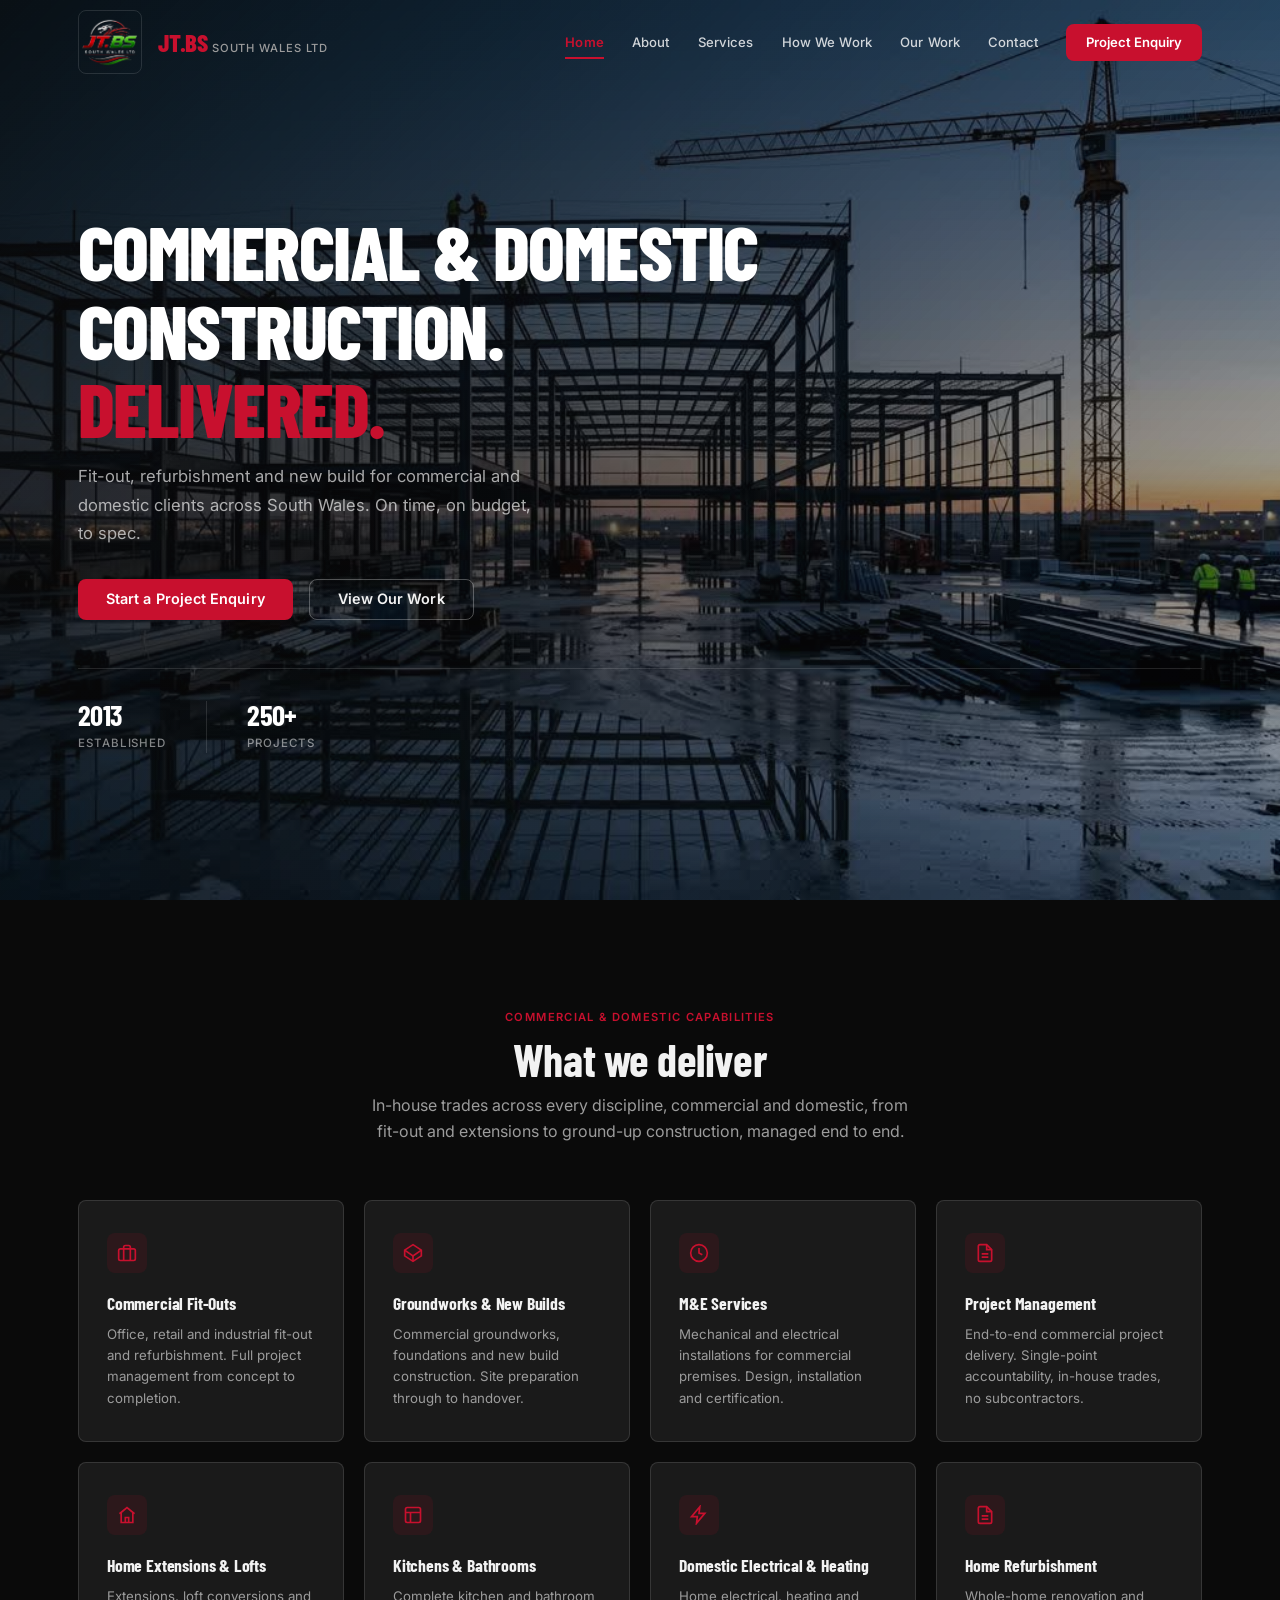
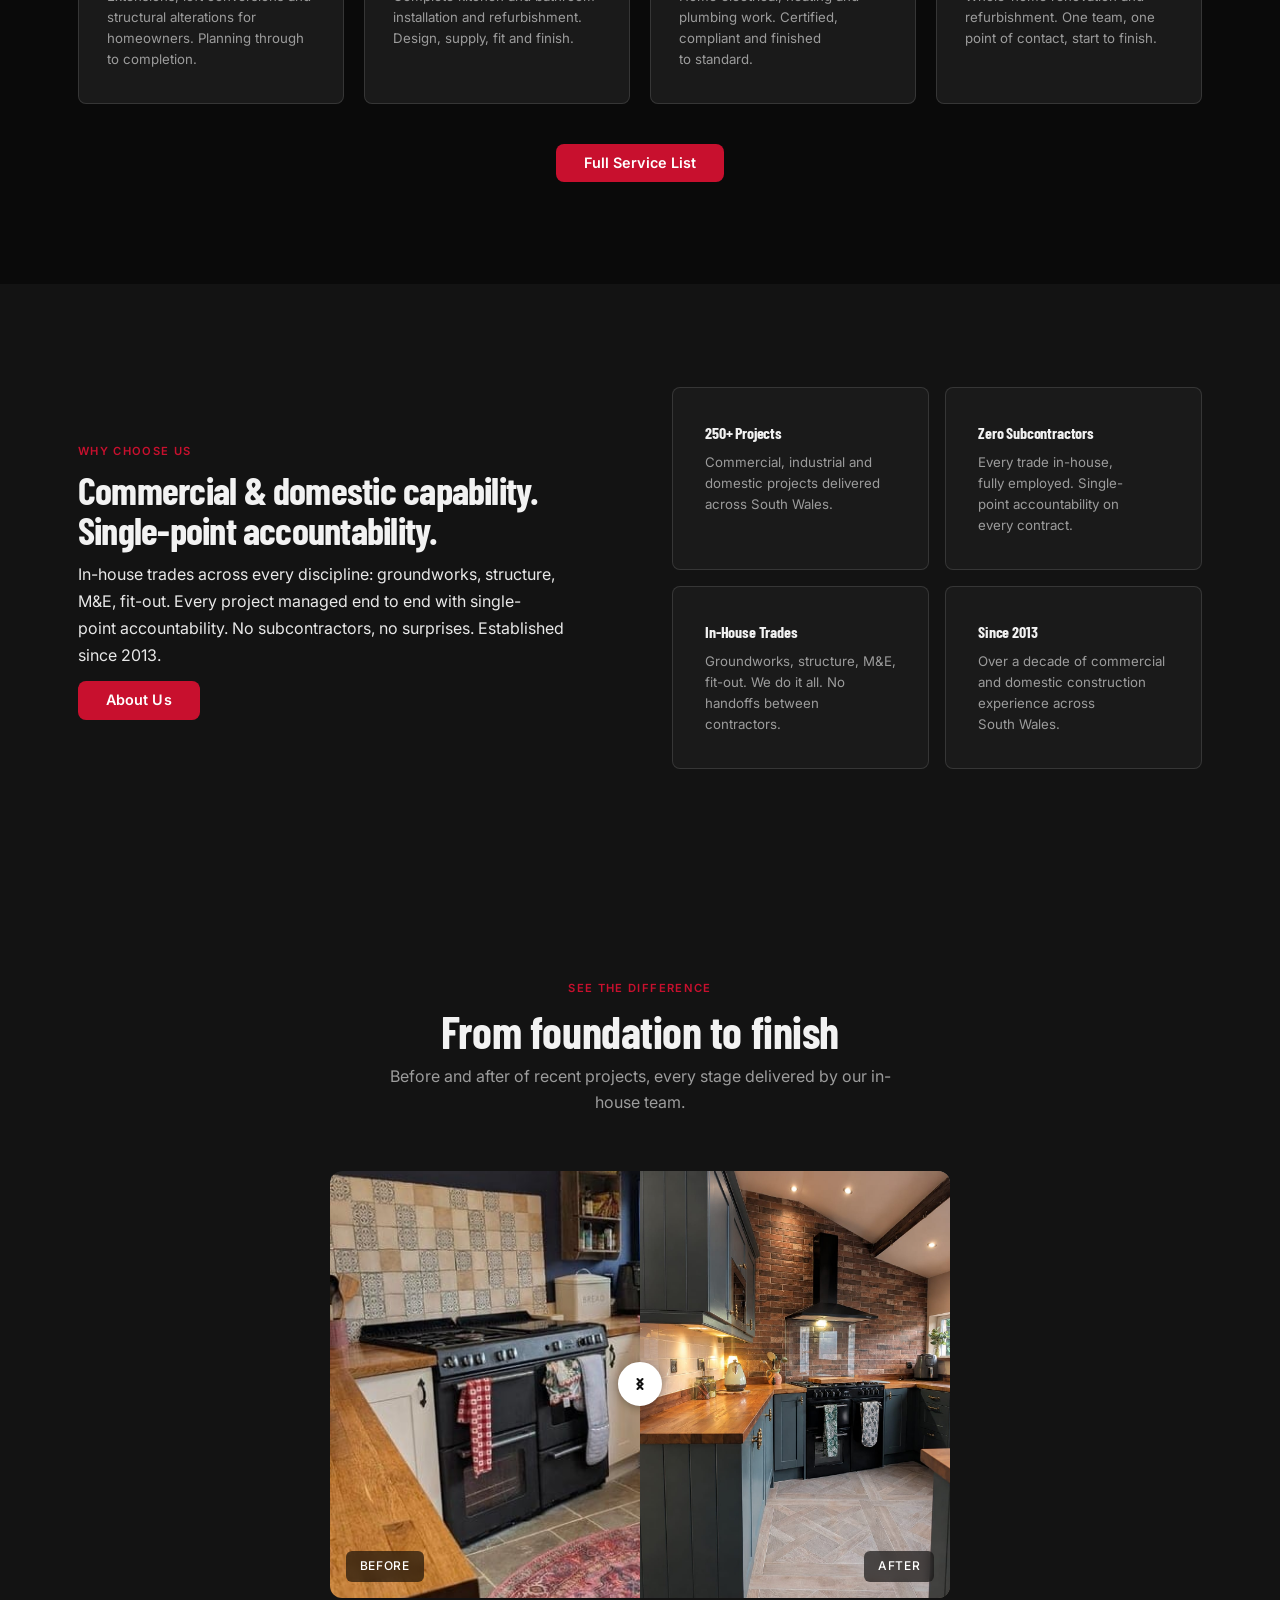
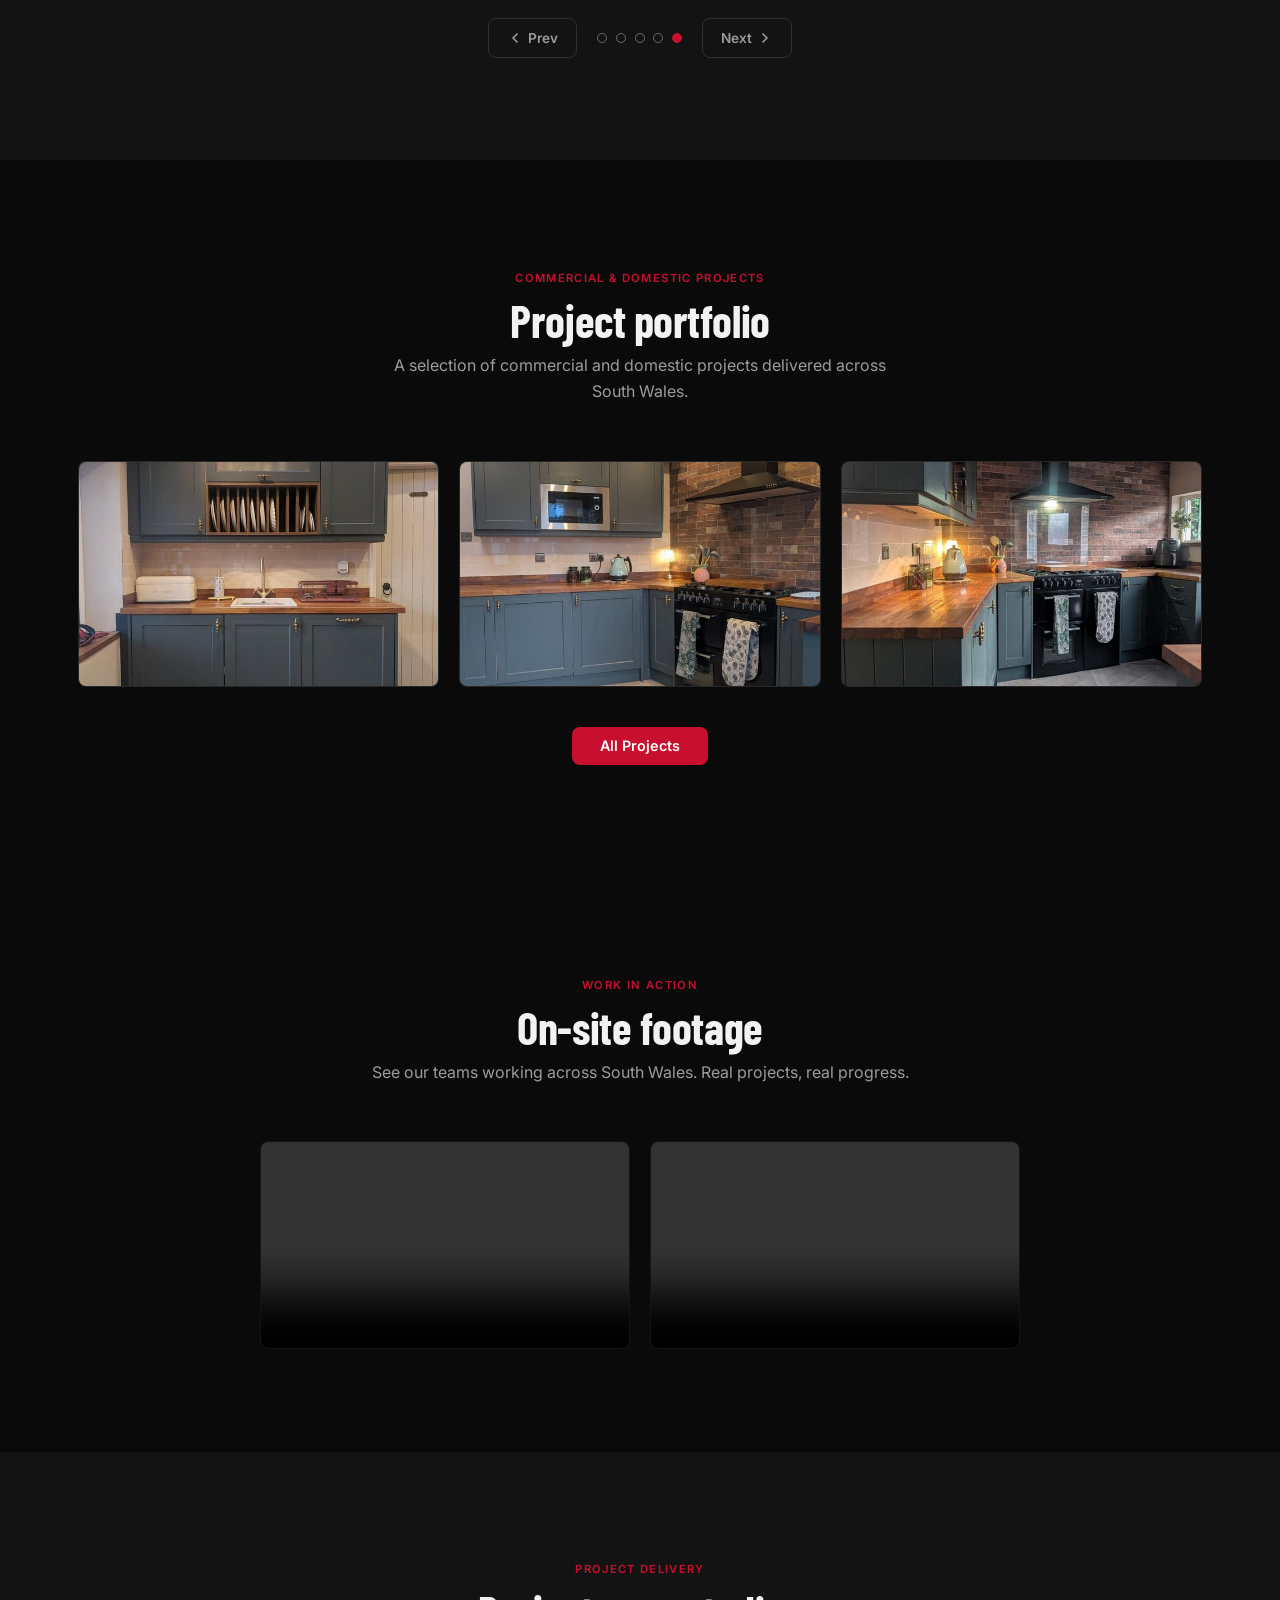
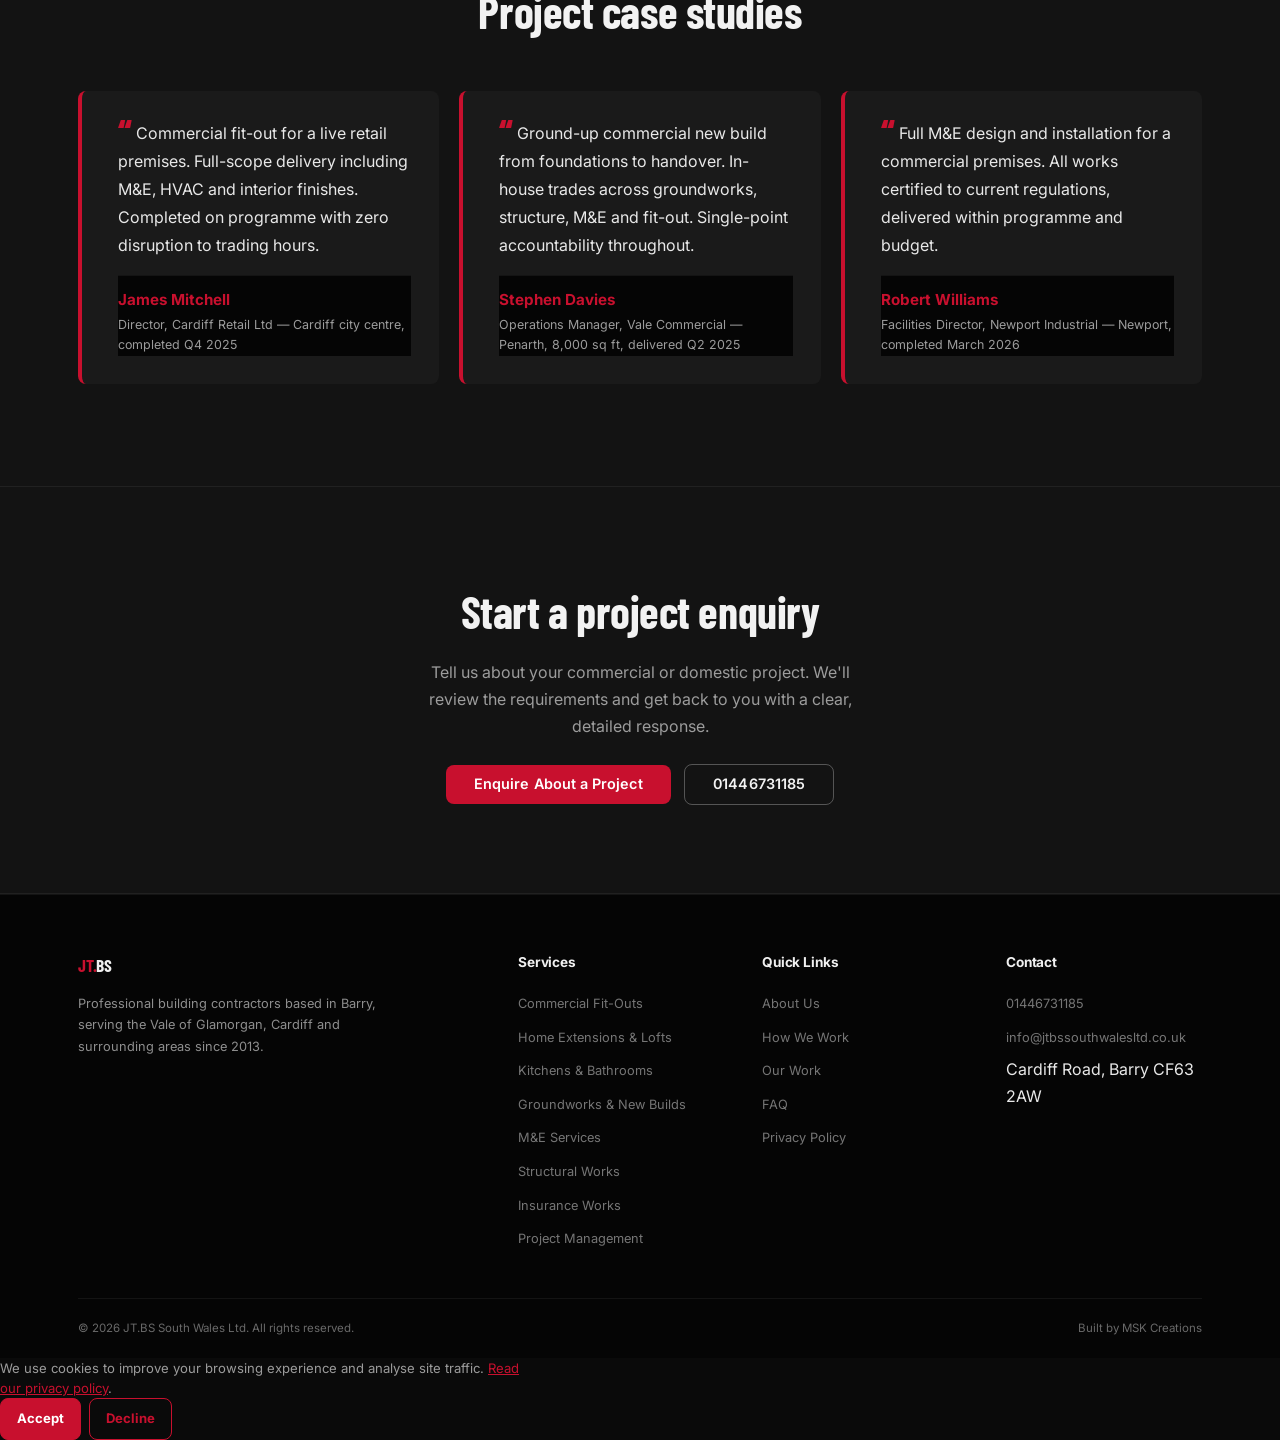
<file: index.html>
<!DOCTYPE html>
<html lang="en">
<head>
<meta charset="UTF-8">
<meta name="viewport" content="width=device-width, initial-scale=1.0, viewport-fit=cover">
<title>JT.BS South Wales Ltd | Commercial &amp; Domestic Construction, Barry & South Wales</title>
<meta name="description" content="JT.BS South Wales Ltd: commercial and domestic construction contractors serving Barry and South Wales. Fit-out, refurbishment, extensions, kitchens, bathrooms, groundworks, M&E and project management. Established 2013, fully insured.">
<meta name="theme-color" content="#0A0A0A">
<link rel="preconnect" href="https://fonts.googleapis.com">
<link rel="preconnect" href="https://fonts.gstatic.com" crossorigin>
<link href="https://fonts.googleapis.com/css2?family=Barlow+Condensed:wght@600;700;800;900&family=Inter:wght@400;500;600;700&display=swap" rel="stylesheet">
<meta property="og:title" content="JT.BS South Wales Ltd | Commercial &amp; Domestic Construction, Barry &amp; South Wales">
<meta property="og:description" content="Commercial and domestic construction contractors serving South Wales. Fit-out, refurbishment, extensions, kitchens, bathrooms, groundworks, M&E and project management. Established since 2013.">
<meta property="og:type" content="website">
<meta property="og:url" content="https://jtbuildingservices.co.uk">
<meta property="og:locale" content="en_GB">
<meta property="og:image" content="https://jtbuildingservices.co.uk/images/logo.png">
<link rel="canonical" href="https://jtbuildingservices.co.uk/">
<meta name="twitter:card" content="summary_large_image">
<meta name="twitter:title" content="JT.BS South Wales Ltd | Commercial &amp; Domestic Construction, Barry &amp; South Wales">
<meta name="twitter:description" content="Commercial and domestic construction contractors serving South Wales. Fit-out, refurbishment, extensions, kitchens, bathrooms, groundworks, M&E and project management. Established since 2013.">
<script type="application/ld+json">{
  "@context":"https://schema.org",
  "@type":"GeneralContractor",
  "name":"JT.BS South Wales Ltd",
  "description":"Commercial and domestic construction contractors serving South Wales. Fit-out, refurbishment, extensions, kitchens, bathrooms, groundworks, M&E and project management.",
  "url":"https://jtbuildingservices.co.uk",
  "telephone":"01446731185",
  "email":"info@jtbssouthwalesltd.co.uk",
  "image":"https://jtbuildingservices.co.uk/images/logo.png",
  "address":{"@type":"PostalAddress","streetAddress":"Cardiff Road","addressLocality":"Barry","addressRegion":"Vale of Glamorgan","postalCode":"CF63 2AW","addressCountry":"GB"},
  "areaServed":[{"@type":"City","name":"Barry"},{"@type":"City","name":"Vale of Glamorgan"},{"@type":"City","name":"Cardiff"},{"@type":"City","name":"Penarth"},{"@type":"City","name":"Bridgend"},{"@type":"City","name":"Newport"}],
  "priceRange":"\u00a3\u00a3\u00a3",
  "foundingDate":"2013",
  "numberOfEmployees":"12",
  "sameAs":["https://www.facebook.com/jtbuildingservice/"]
}</script>
<link rel="stylesheet" href="css/style.css">
<link rel="preconnect" href="https://fonts.googleapis.com">
<link rel="preconnect" href="https://fonts.gstatic.com" crossorigin>
<link rel="preload" as="image" href="images/logo.png">
<link rel="preload" as="image" href="images/hero-frames/ezgif-frame-001.jpg">
<link href="https://fonts.googleapis.com/css2?family=Playfair+Display:wght@700;900&family=Inter:wght@400;500;600;700&display=swap" rel="stylesheet">
<link rel="icon" type="image/x-icon" href="favicon.ico">
<link rel="apple-touch-icon" sizes="180x180" href="images/apple-touch-icon.png">
<style>
.splash{position:fixed;inset:0;z-index:9999;background:var(--dark);display:flex;align-items:center;justify-content:center;opacity:1;transition:opacity .5s ease-out}
.splash.fadeout{opacity:0}
.splash-logo{display:block;width:160px;height:auto;animation:splashPulse 2s ease-in-out infinite;filter:brightness(0) invert(1)}
@keyframes splashPulse{0%,100%{transform:scale(1)}50%{transform:scale(1.05)}}
@media (prefers-reduced-motion:reduce){.splash-logo{animation:none}}
</style>
</head>
<body>

<div id="splash" class="splash">
  <img class="splash-logo" src="images/logo.png" alt="JT.BS South Wales Ltd">
</div>

<a href="#main" class="skip-link">Skip to main content</a>

<script>
// Reveal — content is NEVER left hidden. If the observer can't run,
// a fallback force-shows everything so the page is never blank.
try {
  if ('IntersectionObserver' in window) {
    const io = new IntersectionObserver(es => es.forEach(e => {
      if (e.isIntersecting) { e.target.classList.add('in'); io.unobserve(e.target); }
    }), {threshold:.15, rootMargin:'0 0 -40px 0'});
    document.querySelectorAll('.rv').forEach(el => io.observe(el));
    setTimeout(() => {
      document.querySelectorAll('.rv:not(.in)').forEach(el => el.classList.add('in'));
    }, 2000);
  } else {
    document.querySelectorAll('.rv').forEach(el => el.classList.add('in'));
  }
} catch (err) {
  document.querySelectorAll('.rv').forEach(el => el.classList.add('in'));
}
</script>

<script>
(function(){
  var splash = document.getElementById('splash');
  if (!splash) return;
  var minTime = 600, hardCap = 4000, start = Date.now(), done = false;
  function hide(){
    if (done) return;
    done = true;
    splash.classList.add('fadeout');
    setTimeout(function(){ splash.parentNode.removeChild(splash); }, 500);
  }
  window.addEventListener('load', hide);
  setTimeout(hide, Math.max(hardCap, 0));
  // Ensure minimum display time
  setTimeout(function(){
    if (document.readyState === 'complete') hide();
  }, minTime);
})();
</script>

<nav id="nav">
  <div class="container nav-inner">
    <a href="index.html" class="nav-logo">
      <img src="images/logo.png" alt="JT.BS South Wales Ltd" loading="lazy">
      <div class="nav-logo-text">
        <strong>JT.BS</strong>
        <span>South Wales Ltd</span>
      </div>
    </a>
    <div class="nav-right">
      <div class="nav-links">
        <a href="index.html">Home</a>
        <a href="about.html">About</a>
        <a href="services.html">Services</a>
        <a href="process.html">How We Work</a>
        <a href="projects.html">Our Work</a>
        <a href="contact.html">Contact</a>
      </div>
      <a href="contact.html" class="nav-cta">Project Enquiry</a>
      <button class="nav-toggle" aria-label="Toggle menu" aria-expanded="false">
        <svg width="24" height="24" viewBox="0 0 24 24" fill="none" stroke="currentColor" stroke-width="2" stroke-linecap="round"><line x1="4" y1="7" x2="20" y2="7"/><line x1="4" y1="12" x2="20" y2="12"/><line x1="4" y1="17" x2="20" y2="17"/></svg>
      </button>
    </div>
  </div>
</nav>

<main id="main">

<!-- HERO -->
<section class="hero">
  <div class="hero-bg">
    <!-- Hero background: one H.264 MP4, GPU-decoded by the browser. Poster is the
         first time-lapse frame, so a crisp still shows before playback begins. -->
    <video id="hero-video" src="images/videos/hero.mp4" poster="images/hero-frames/ezgif-frame-001.jpg" preload="auto" autoplay muted loop playsinline aria-hidden="true" fetchpriority="high"></video>
  </div>
  <div class="container hero-content">
    <h1>Commercial &amp; domestic construction.<br><span class="accent">Delivered.</span></h1>
    <p>Fit-out, refurbishment and new build for commercial and domestic clients across South Wales. On time, on budget, to spec.</p>
    <div class="hero-actions">
      <a href="contact.html" class="btn btn-red">Start a Project Enquiry</a>
      <a href="projects.html" class="btn btn-outline">View Our Work</a>
    </div>
    <div class="hero-stats">
      <div class="hero-stat"><strong>2013</strong><span>Established</span></div>
      <div class="hero-stat"><strong>250+</strong><span>Projects</span></div>
    </div>
  </div>
</section>

<!-- SERVICES -->
<section class="section" id="services">
  <div class="container">
    <div class="section-title text-center">
      <span class="tag">Commercial &amp; Domestic Capabilities</span>
      <h2>What we deliver</h2>
      <p>In-house trades across every discipline, commercial and domestic, from fit-out and extensions to ground-up construction, managed end to end.</p>
    </div>
    <div class="services-strip">
      <div class="service-mini rv">
        <div class="icon"><svg viewBox="0 0 24 24" fill="none" stroke="currentColor" stroke-width="2"><rect x="2" y="7" width="20" height="14" rx="2"/><path d="M16 21V5a2 2 0 00-2-2h-4a2 2 0 00-2 2v16"/></svg></div>
        <h3>Commercial Fit-Outs</h3>
        <p>Office, retail and industrial fit-out and refurbishment. Full project management from concept to completion.</p>
      </div>
      <div class="service-mini rv rv-1">
        <div class="icon"><svg viewBox="0 0 24 24" fill="none" stroke="currentColor" stroke-width="2"><polygon points="12 2 22 8.5 22 15.5 12 22 2 15.5 2 8.5"/><line x1="12" y1="22" x2="12" y2="15.5"/><polyline points="22 8.5 12 15.5 2 8.5"/></svg></div>
        <h3>Groundworks & New Builds</h3>
        <p>Commercial groundworks, foundations and new build construction. Site preparation through to handover.</p>
      </div>
      <div class="service-mini rv rv-2">
        <div class="icon"><svg viewBox="0 0 24 24" fill="none" stroke="currentColor" stroke-width="2"><circle cx="12" cy="12" r="10"/><path d="M12 6v6l4 2"/></svg></div>
        <h3>M&E Services</h3>
        <p>Mechanical and electrical installations for commercial premises. Design, installation and certification.</p>
      </div>
      <div class="service-mini rv rv-3">
        <div class="icon"><svg viewBox="0 0 24 24" fill="none" stroke="currentColor" stroke-width="2"><path d="M14 2H6a2 2 0 00-2 2v16a2 2 0 002 2h12a2 2 0 002-2V8z"/><polyline points="14 2 14 8 20 8"/><line x1="16" y1="13" x2="8" y2="13"/><line x1="16" y1="17" x2="8" y2="17"/></svg></div>
        <h3>Project Management</h3>
        <p>End-to-end commercial project delivery. Single-point accountability, in-house trades, no subcontractors.</p>
      </div>
      <div class="service-mini rv">
        <div class="icon"><svg viewBox="0 0 24 24" fill="none" stroke="currentColor" stroke-width="2"><path d="M3 10.5 12 3l9 7.5"/><path d="M5 9.5V21h14V9.5"/><path d="M10 21v-6h4v6"/></svg></div>
        <h3>Home Extensions &amp; Lofts</h3>
        <p>Extensions, loft conversions and structural alterations for homeowners. Planning through to completion.</p>
      </div>
      <div class="service-mini rv rv-1">
        <div class="icon"><svg viewBox="0 0 24 24" fill="none" stroke="currentColor" stroke-width="2"><rect x="3" y="3" width="18" height="18" rx="2"/><path d="M3 9h18"/><path d="M9 21V9"/></svg></div>
        <h3>Kitchens &amp; Bathrooms</h3>
        <p>Complete kitchen and bathroom installation and refurbishment. Design, supply, fit and finish.</p>
      </div>
      <div class="service-mini rv rv-2">
        <div class="icon"><svg viewBox="0 0 24 24" fill="none" stroke="currentColor" stroke-width="2"><path d="M13 2 3 14h7l-1 8 10-12h-7l1-8z"/></svg></div>
        <h3>Domestic Electrical &amp; Heating</h3>
        <p>Home electrical, heating and plumbing work. Certified, compliant and finished to standard.</p>
      </div>
      <div class="service-mini rv rv-3">
        <div class="icon"><svg viewBox="0 0 24 24" fill="none" stroke="currentColor" stroke-width="2"><path d="M14 2H6a2 2 0 00-2 2v16a2 2 0 002 2h12a2 2 0 002-2V8z"/><polyline points="14 2 14 8 20 8"/><line x1="16" y1="13" x2="8" y2="13"/><line x1="16" y1="17" x2="8" y2="17"/></svg></div>
        <h3>Home Refurbishment</h3>
        <p>Whole-home renovation and refurbishment. One team, one point of contact, start to finish.</p>
      </div>
    </div>
    <div style="text-align:center;margin-top:2.5rem">
      <a href="services.html" class="btn btn-red">Full Service List</a>
    </div>
  </div>
</section>

<!-- WHY CHOOSE US -->
<section class="section section-alt">
  <div class="container">
    <div style="display:grid;grid-template-columns:1fr 1fr;gap:clamp(2rem,5vw,4rem);align-items:center">
      <div class="rv">
        <span class="tag">Why Choose Us</span>
        <h2 style="font-size:clamp(1.5rem,3vw,2.4rem);font-weight:700;color:var(--ink);letter-spacing:-0.02em;line-height:1.05;margin-bottom:.65rem">Commercial &amp; domestic capability. Single-point accountability.</h2>
        <p>In-house trades across every discipline: groundworks, structure, M&E, fit-out. Every project managed end to end with single-point accountability. No subcontractors, no surprises. Established since 2013.</p>
        <a href="about.html" class="btn btn-red" style="margin-top:.75rem">About Us</a>
      </div>
      <div class="rv rv-1 rv-right">
        <div style="display:grid;grid-template-columns:1fr 1fr;gap:1rem">
          <div class="value-card"><h3>250+ Projects</h3><p>Commercial, industrial and domestic projects delivered across South Wales.</p></div>
          <div class="value-card"><h3>Zero Subcontractors</h3><p>Every trade in-house, fully employed. Single-point accountability on every contract.</p></div>
          <div class="value-card"><h3>In-House Trades</h3><p>Groundworks, structure, M&E, fit-out. We do it all. No handoffs between contractors.</p></div>
          <div class="value-card"><h3>Since 2013</h3><p>Over a decade of commercial and domestic construction experience across South Wales.</p></div>
        </div>
      </div>
    </div>
  </div>
</section>

<!-- BEFORE/AFTER SLIDER -->
<section class="section section-alt">
  <div class="container">
    <div class="section-title text-center">
      <span class="tag">See the Difference</span>
      <h2>From foundation to finish</h2>
      <p>Before and after of recent projects, every stage delivered by our in-house team.</p>
    </div>
    <div class="ba-carousel" role="region" aria-label="Before and after project showcase">

      <!-- Comparison 1 -->
      <div class="ba-container" role="img" aria-label="Before and after comparison 1">
        <div class="ba-before">
          <img loading="lazy" src="images/before-after/before-1.jpeg" alt="Before: construction phase, exterior structure">
        </div>
        <div class="ba-after">
          <img loading="lazy" src="images/before-after/after-1.jpeg" alt="After: completed project, finished interior">
        </div>
        <div class="ba-handle" aria-hidden="true"><svg width="20" height="20" viewBox="0 0 24 24" fill="none" stroke="currentColor" stroke-width="2.5" stroke-linecap="round"><polyline points="15 18 9 12 15 6"/><polyline points="9 18 15 12 9 6"/></svg></div>
        <span class="ba-label ba-label-left">Before</span>
        <span class="ba-label ba-label-right">After</span>
      </div>

      <!-- Comparison 2 -->
      <div class="ba-container" role="img" aria-label="Before and after comparison 2">
        <div class="ba-before">
          <img loading="lazy" src="images/before-after/before-2.jpeg" alt="Before: site progress, foundation stage">
        </div>
        <div class="ba-after">
          <img loading="lazy" src="images/before-after/after-2.jpeg" alt="After: completed project, finished result">
        </div>
        <div class="ba-handle" aria-hidden="true"><svg width="20" height="20" viewBox="0 0 24 24" fill="none" stroke="currentColor" stroke-width="2.5" stroke-linecap="round"><polyline points="15 18 9 12 15 6"/><polyline points="9 18 15 12 9 6"/></svg></div>
        <span class="ba-label ba-label-left">Before</span>
        <span class="ba-label ba-label-right">After</span>
      </div>

      <!-- Comparison 3 -->
      <div class="ba-container" role="img" aria-label="Before and after comparison 3">
        <div class="ba-before">
          <img loading="lazy" src="images/before-after/before-3.jpeg" alt="Before: interior renovation, initial state">
        </div>
        <div class="ba-after">
          <img loading="lazy" src="images/before-after/after-3.jpeg" alt="After: finished interior, completed renovation">
        </div>
        <div class="ba-handle" aria-hidden="true"><svg width="20" height="20" viewBox="0 0 24 24" fill="none" stroke="currentColor" stroke-width="2.5" stroke-linecap="round"><polyline points="15 18 9 12 15 6"/><polyline points="9 18 15 12 9 6"/></svg></div>
        <span class="ba-label ba-label-left">Before</span>
        <span class="ba-label ba-label-right">After</span>
      </div>

      <!-- Comparison 4 -->
      <div class="ba-container" role="img" aria-label="Before and after comparison 4">
        <div class="ba-before">
          <img loading="lazy" src="images/before-after/orig-before-1.jpeg" alt="Before: building works, exterior state">
        </div>
        <div class="ba-after">
          <img loading="lazy" src="images/before-after/orig-after-1.jpeg" alt="After: completed project, finished exterior">
        </div>
        <div class="ba-handle" aria-hidden="true"><svg width="20" height="20" viewBox="0 0 24 24" fill="none" stroke="currentColor" stroke-width="2.5" stroke-linecap="round"><polyline points="15 18 9 12 15 6"/><polyline points="9 18 15 12 9 6"/></svg></div>
        <span class="ba-label ba-label-left">Before</span>
        <span class="ba-label ba-label-right">After</span>
      </div>

      <!-- Comparison 5 -->
      <div class="ba-container active" role="img" aria-label="Before and after comparison 5">
        <div class="ba-before">
          <img loading="lazy" src="images/before-after/orig-before-2.jpeg" alt="Before: renovation works, initial stage">
        </div>
        <div class="ba-after">
          <img loading="lazy" src="images/before-after/orig-after-2.jpeg" alt="After: renovated result, finished works">
        </div>
        <div class="ba-handle" aria-hidden="true"><svg width="20" height="20" viewBox="0 0 24 24" fill="none" stroke="currentColor" stroke-width="2.5" stroke-linecap="round"><polyline points="15 18 9 12 15 6"/><polyline points="9 18 15 12 9 6"/></svg></div>
        <span class="ba-label ba-label-left">Before</span>
        <span class="ba-label ba-label-right">After</span>
      </div>
    </div>

    <div class="ba-nav">
      <button class="ba-nav-btn ba-nav-prev" aria-label="Previous comparison">
        <svg width="16" height="16" viewBox="0 0 24 24" fill="none" stroke="currentColor" stroke-width="2.5" stroke-linecap="round" stroke-linejoin="round"><polyline points="15 18 9 12 15 6"/></svg>
        <span>Prev</span>
      </button>
      <div class="ba-dots" role="tablist" aria-label="Choose a comparison to view">
        <button class="ba-dot" role="tab" aria-selected="false" aria-label="Comparison 1 of 5" data-slide="0"></button>
        <button class="ba-dot" role="tab" aria-selected="false" aria-label="Comparison 2 of 5" data-slide="1"></button>
        <button class="ba-dot" role="tab" aria-selected="false" aria-label="Comparison 3 of 5" data-slide="2"></button>
        <button class="ba-dot" role="tab" aria-selected="false" aria-label="Comparison 4 of 5" data-slide="3"></button>
        <button class="ba-dot active" role="tab" aria-selected="true" aria-label="Comparison 5 of 5" data-slide="4"></button>
      </div>
      <button class="ba-nav-btn ba-nav-next" aria-label="Next comparison">
        <span>Next</span>
        <svg width="16" height="16" viewBox="0 0 24 24" fill="none" stroke="currentColor" stroke-width="2.5" stroke-linecap="round" stroke-linejoin="round"><polyline points="9 18 15 12 9 6"/></svg>
      </button>
    </div>
  </div>
</section>

<!-- PROJECTS -->
<section class="section" id="projects">
  <div class="container">
    <div class="section-title text-center">
      <span class="tag">Commercial &amp; Domestic Projects</span>
      <h2>Project portfolio</h2>
      <p>A selection of commercial and domestic projects delivered across South Wales.</p>
    </div>
    <div class="gallery-grid">
      <div class="project-card rv">
        <img src="images/website/good-3.jpeg" alt="Commercial fit-out project, modern office interior" loading="lazy">
        <div class="overlay"><span class="project-tag">Fit-Out</span><h3>Commercial Fit-Out</h3></div>
      </div>
      <div class="project-card rv rv-1">
        <img src="images/website/good-4.jpeg" alt="Commercial groundworks, site preparation and excavation works" loading="lazy">
        <div class="overlay"><span class="project-tag">Groundworks</span><h3>Commercial Groundworks</h3></div>
      </div>
      <div class="project-card rv rv-2">
        <img src="images/website/good-6.jpeg" alt="Commercial new build, structural framing and construction progress" loading="lazy">
        <div class="overlay"><span class="project-tag">M&E</span><h3>M&E Installation</h3></div>
      </div>
    </div>
    <div style="text-align:center;margin-top:2.5rem">
      <a href="projects.html" class="btn btn-red">All Projects</a>
    </div>
  </div>
</section>

<!-- VIDEO SHOWCASE -->
<section class="section">
  <div class="container">
    <div class="section-title text-center">
      <span class="tag">Work in Action</span>
      <h2>On-site footage</h2>
      <p>See our teams working across South Wales. Real projects, real progress.</p>
    </div>
    <div class="video-grid">
      <div class="video-card rv">
        <video src="images/videos/clip-1_18s.mp4" muted loop playsinline autoplay preload="none" controls aria-label="Time-lapse of commercial construction project progress"></video>
      </div>
      <div class="video-card rv rv-1">
        <video src="images/videos/clip-2_7s.mp4" muted loop playsinline autoplay preload="none" controls aria-label="Construction site footage, groundworks and foundation works"></video>
      </div>
    </div>
  </div>
</section>

<!-- TESTIMONIALS -->
<section class="section section-alt">
  <div class="container">
    <div class="section-title text-center">
      <span class="tag">Project Delivery</span>
      <h2>Project case studies</h2>
    </div>
    <div style="display:grid;grid-template-columns:1fr 1fr 1fr;gap:1.25rem">
      <div class="testi rv">
                <blockquote>Commercial fit-out for a live retail premises. Full-scope delivery including M&E, HVAC and interior finishes. Completed on programme with zero disruption to trading hours.</blockquote>
        <footer>
          James Mitchell
          <span>Director, Cardiff Retail Ltd &mdash; Cardiff city centre, completed Q4 2025</span>
        </footer>
      </div>
      <div class="testi rv rv-1">
                <blockquote>Ground-up commercial new build from foundations to handover. In-house trades across groundworks, structure, M&E and fit-out. Single-point accountability throughout.</blockquote>
        <footer>
          Stephen Davies
          <span>Operations Manager, Vale Commercial &mdash; Penarth, 8,000 sq ft, delivered Q2 2025</span>
        </footer>
      </div>
      <div class="testi rv rv-2">
                <blockquote>Full M&E design and installation for a commercial premises. All works certified to current regulations, delivered within programme and budget.</blockquote>
        <footer>
          Robert Williams
          <span>Facilities Director, Newport Industrial &mdash; Newport, completed March 2026</span>
        </footer>
      </div>
    </div>
  </div>
</section>

<!-- CTA -->
<section class="cta-block">
  <div class="container">
    <div class="rv">
      <h2>Start a project enquiry</h2>
      <p>Tell us about your commercial or domestic project. We'll review the requirements and get back to you with a clear, detailed response.</p>
      <a href="contact.html" class="btn btn-red">Enquire About a Project</a>
      <a href="tel:01446731185" class="btn btn-outline">01446731185</a>
    </div>
  </div>
</section>

</main>

<footer>
  <div class="container">
    <div class="footer-grid">
      <div>
        <span class="footer-logo"><span>JT.</span>BS</span>
        <p>Professional building contractors based in Barry, serving the Vale of Glamorgan, Cardiff and surrounding areas since 2013.</p>
      </div>
      <div>
        <h4>Services</h4>
        <ul>
          <li><a href="services.html">Commercial Fit-Outs</a></li>
            <li><a href="services.html">Home Extensions &amp; Lofts</a></li>
            <li><a href="services.html">Kitchens &amp; Bathrooms</a></li>
          <li><a href="services.html">Groundworks & New Builds</a></li>
          <li><a href="services.html">M&E Services</a></li>
          <li><a href="services.html">Structural Works</a></li>
          <li><a href="services.html">Insurance Works</a></li>
          <li><a href="services.html">Project Management</a></li>
        </ul>
      </div>
      <div>
        <h4>Quick Links</h4>
        <ul>
          <li><a href="about.html">About Us</a></li>
          <li><a href="process.html">How We Work</a></li>
          <li><a href="projects.html">Our Work</a></li>
          <li><a href="faq.html">FAQ</a></li>
          <li><a href="privacy.html">Privacy Policy</a></li>
        </ul>
      </div>
      <div>
        <h4>Contact</h4>
        <ul>
          <li><a href="tel:01446731185">01446731185</a></li>
          <li><a href="mailto:info@jtbssouthwalesltd.co.uk">info@jtbssouthwalesltd.co.uk</a></li>
          <li>Cardiff Road, Barry CF63 2AW</li>
        </ul>
      </div>
    </div>
    <div class="footer-bot">
      <span>&copy; 2026 JT.BS South Wales Ltd. All rights reserved.</span>
      <span>Built by MSK Creations</span>
    </div>
  </div>
</footer>

<div class="sticky-call">
  <a href="tel:01446731185" aria-label="Call us on 01446731185">
    <svg viewBox="0 0 24 24" fill="none" stroke="currentColor" stroke-width="2"><path d="M22 16.92v3a2 2 0 01-2.18 2 19.79 19.79 0 01-8.63-3.07 19.5 19.5 0 01-6-6 19.79 19.79 0 01-3.07-8.67A2 2 0 014.11 2h3a2 2 0 012 1.72 12.84 12.84 0 00.7 2.81 2 2 0 01-.45 2.11L8.09 9.91a16 16 0 006 6l1.27-1.27a2 2 0 012.11-.45 12.84 12.84 0 002.81.7A2 2 0 0122 16.92z"/></svg>
    Call 01446731185
  </a>
</div>
<script src="js/script.js?v=5"></script>
</body>
</html>
</file>
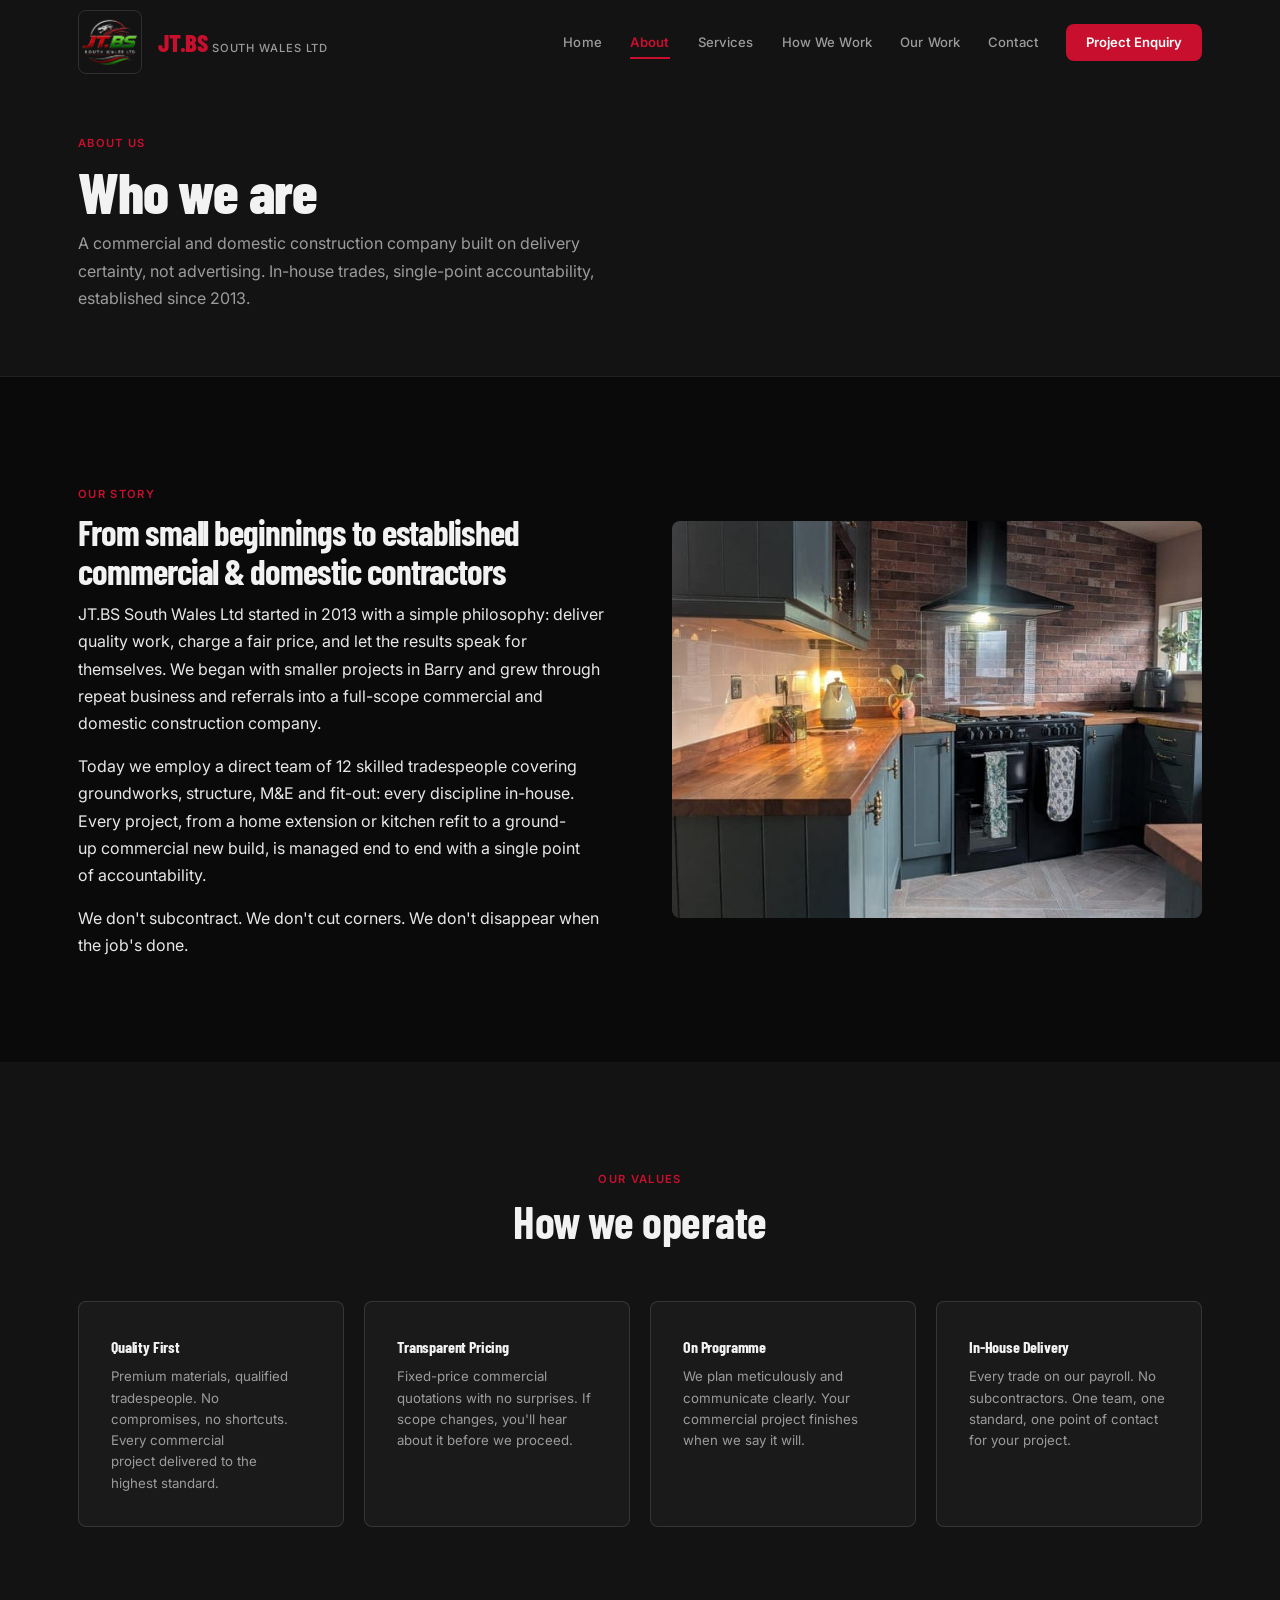
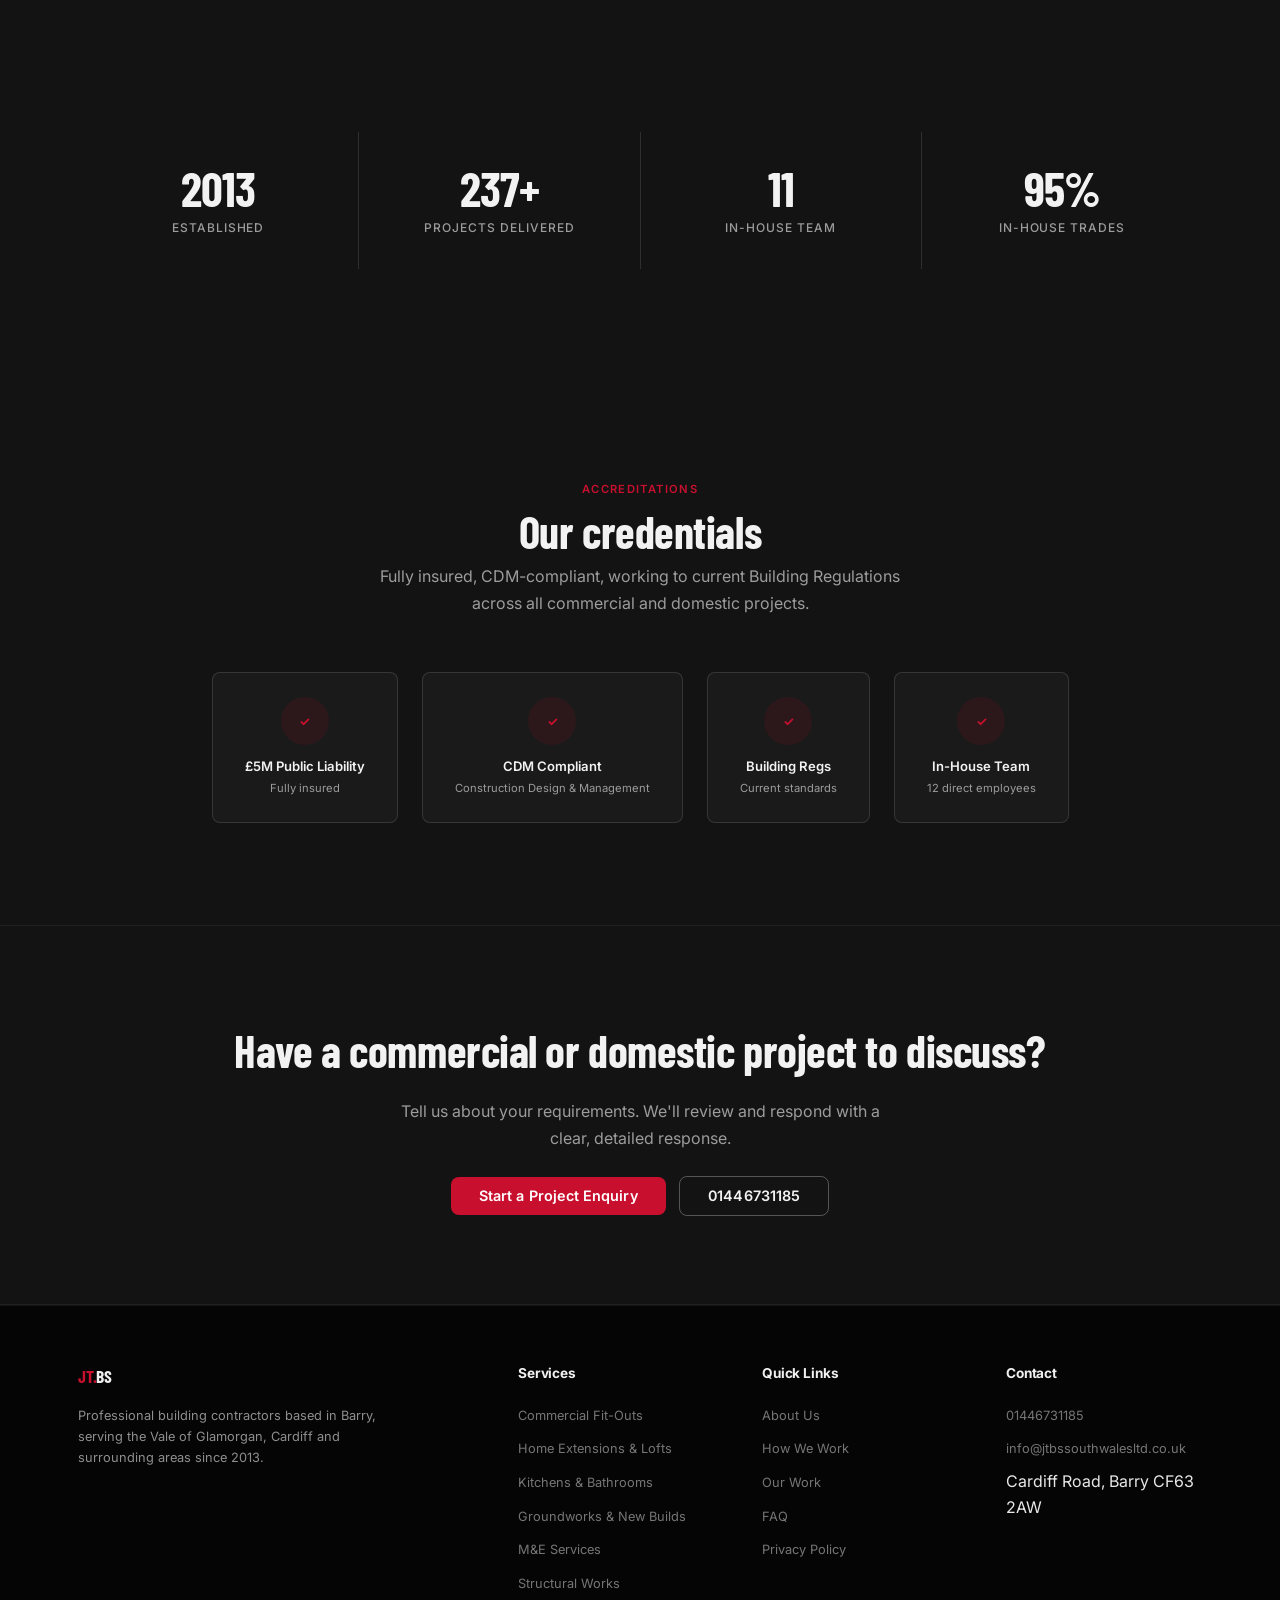
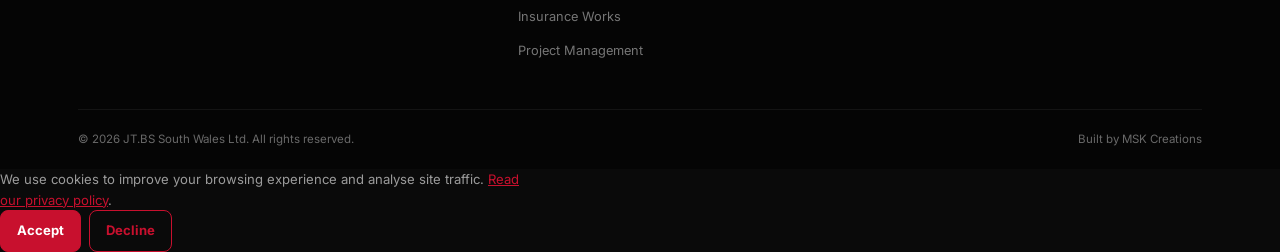
<file: about.html>
<!DOCTYPE html>
<html lang="en">
<head>
<meta charset="UTF-8">
<meta name="viewport" content="width=device-width, initial-scale=1.0, viewport-fit=cover">
<title>About Us | JT.BS South Wales Ltd | Commercial &amp; Domestic Contractors</title>
<meta name="description" content="Learn about JT.BS South Wales Ltd. Commercial and domestic construction contractors serving South Wales since 2013. In-house trades across fit-out, extensions, groundworks, M&E and structural works.">
<meta name="theme-color" content="#0A0A0A">
<link rel="preconnect" href="https://fonts.googleapis.com">
<link rel="preconnect" href="https://fonts.gstatic.com" crossorigin>
<link href="https://fonts.googleapis.com/css2?family=Barlow+Condensed:wght@600;700;800;900&family=Inter:wght@400;500;600;700&display=swap" rel="stylesheet">
<link rel="stylesheet" href="css/style.css">
<link rel="icon" type="image/x-icon" href="favicon.ico">
<link rel="apple-touch-icon" sizes="180x180" href="images/apple-touch-icon.png">
<!-- Open Graph -->
<meta property="og:type" content="website">
<meta property="og:url" content="https://jtbuildingservices.co.uk/about.html">
<meta property="og:title" content="About Us | JT.BS South Wales Ltd | Commercial &amp; Domestic Contractors">
<meta property="og:description" content="Learn about JT.BS South Wales Ltd. Commercial and domestic construction contractors serving South Wales since 2013. In-house trades across fit-out, extensions, groundworks, M&E and structural works.">
<!-- Twitter Card -->
<meta name="twitter:card" content="summary_large_image">
<meta name="twitter:title" content="About Us | JT.BS South Wales Ltd">
<meta name="twitter:description" content="Commercial and domestic construction contractors serving South Wales since 2013. In-house trades across fit-out, extensions, groundworks, M&E and structural works.">
<link rel="canonical" href="https://jtbuildingservices.co.uk/about.html">
</head>
<body>

<a href="#main" class="skip-link">Skip to main content</a>

<nav id="nav">
  <div class="container nav-inner">
    <a href="index.html" class="nav-logo">
      <img src="images/logo.png" alt="JT.BS South Wales Ltd">
      <div class="nav-logo-text">
        <strong>JT.BS</strong>
        <span>South Wales Ltd</span>
      </div>
    </a>
    <div class="nav-right">
      <div class="nav-links">
        <a href="index.html">Home</a>
        <a href="about.html">About</a>
        <a href="services.html">Services</a>
        <a href="process.html">How We Work</a>
        <a href="projects.html">Our Work</a>
        <a href="contact.html">Contact</a>
      </div>
      <a href="contact.html" class="nav-cta">Project Enquiry</a>
      <button class="nav-toggle" aria-label="Toggle menu" aria-expanded="false">
        <svg width="24" height="24" viewBox="0 0 24 24" fill="none" stroke="currentColor" stroke-width="2" stroke-linecap="round"><line x1="4" y1="7" x2="20" y2="7"/><line x1="4" y1="12" x2="20" y2="12"/><line x1="4" y1="17" x2="20" y2="17"/></svg>
      </button>
    </div>
  </div>
</nav>

<main id="main">

<!-- PAGE HERO -->
<section class="page-hero">
  <div class="container">
    <span class="tag">About Us</span>
    <h1>Who we are</h1>
    <p>A commercial and domestic construction company built on delivery certainty, not advertising. In-house trades, single-point accountability, established since 2013.</p>
  </div>
</section>

<!-- STORY -->
<section class="section">
  <div class="container">
    <div style="display:grid;grid-template-columns:1fr 1fr;gap:clamp(2rem,5vw,4rem);align-items:center">
      <div class="rv">
        <span class="tag">Our Story</span>
        <h2 style="font-size:clamp(1.4rem,3vw,2.2rem);font-weight:700;letter-spacing:-0.03em;line-height:1.1;margin-bottom:.65rem">From small beginnings to established commercial &amp; domestic contractors</h2>
        <p>JT.BS South Wales Ltd started in 2013 with a simple philosophy: deliver quality work, charge a fair price, and let the results speak for themselves. We began with smaller projects in Barry and grew through repeat business and referrals into a full-scope commercial and domestic construction company.</p>
        <p>Today we employ a direct team of 12 skilled tradespeople covering groundworks, structure, M&E and fit-out: every discipline in-house. Every project, from a home extension or kitchen refit to a ground-up commercial new build, is managed end to end with a single point of accountability.</p>
        <p>We don't subcontract. We don't cut corners. We don't disappear when the job's done.</p>
      </div>
      <div class="rv rv-1">
        <img src="images/website/good-6.jpeg" alt="Commercial M&E installation project, electrical and mechanical fit-out" loading="lazy" style="border-radius:var(--radius);width:100%;aspect-ratio:4/3;object-fit:cover">
      </div>
    </div>
  </div>
</section>

<!-- VALUES -->
<section class="section section-alt">
  <div class="container">
    <div class="section-title text-center">
      <span class="tag">Our Values</span>
      <h2>How we operate</h2>
    </div>
    <div style="display:grid;grid-template-columns:repeat(4,1fr);gap:1.25rem">
      <div class="value-card rv">
        <h3>Quality First</h3>
        <p>Premium materials, qualified tradespeople. No compromises, no shortcuts. Every commercial project delivered to the highest standard.</p>
      </div>
      <div class="value-card rv rv-1">
        <h3>Transparent Pricing</h3>
        <p>Fixed-price commercial quotations with no surprises. If scope changes, you'll hear about it before we proceed.</p>
      </div>
      <div class="value-card rv rv-2">
        <h3>On Programme</h3>
        <p>We plan meticulously and communicate clearly. Your commercial project finishes when we say it will.</p>
      </div>
      <div class="value-card rv rv-3">
        <h3>In-House Delivery</h3>
        <p>Every trade on our payroll. No subcontractors. One team, one standard, one point of contact for your project.</p>
      </div>
    </div>
  </div>
</section>

<!-- STATS -->
<section class="section section-alt">
  <div class="container">
    <div class="stats-grid">
      <div class="stat-item rv"><div class="num">2013</div><div class="label">Established</div></div>
      <div class="stat-item rv rv-1"><div class="num">250+</div><div class="label">Projects Delivered</div></div>
      <div class="stat-item rv rv-2"><div class="num">12</div><div class="label">In-House Team</div></div>
      <div class="stat-item rv rv-3"><div class="num">100%</div><div class="label">In-House Trades</div></div>
    </div>
  </div>
</section>

<!-- ACCREDITATIONS -->
<section class="section section-alt">
  <div class="container">
    <div class="section-title text-center">
      <span class="tag">Accreditations</span>
      <h2>Our credentials</h2>
      <p>Fully insured, CDM-compliant, working to current Building Regulations across all commercial and domestic projects.</p>
    </div>
    <div style="display:flex;gap:1.5rem;justify-content:center;flex-wrap:wrap;text-align:center">
      <div class="accr-item"><div class="badge">✓</div><strong>£5M Public Liability</strong><span>Fully insured</span></div>
      <div class="accr-item"><div class="badge">✓</div><strong>CDM Compliant</strong><span>Construction Design & Management</span></div>
      <div class="accr-item"><div class="badge">✓</div><strong>Building Regs</strong><span>Current standards</span></div>
      <div class="accr-item"><div class="badge">✓</div><strong>In-House Team</strong><span>12 direct employees</span></div>
    </div>
  </div>
</section>

<!-- CTA -->
<section class="cta-block">
  <div class="container">
    <div class="rv">
      <h2>Have a commercial or domestic project to discuss?</h2>
      <p>Tell us about your requirements. We'll review and respond with a clear, detailed response.</p>
      <a href="contact.html" class="btn btn-red">Start a Project Enquiry</a>
      <a href="tel:01446731185" class="btn btn-outline">01446731185</a>
    </div>
  </div>
</section>

</main>

<footer>
  <div class="container">
    <div class="footer-grid">
      <div>
        <span class="footer-logo"><span>JT.</span>BS</span>
        <p>Professional building contractors based in Barry, serving the Vale of Glamorgan, Cardiff and surrounding areas since 2013.</p>
      </div>
      <div>
        <h4>Services</h4>
        <ul>
          <li><a href="services.html">Commercial Fit-Outs</a></li>
            <li><a href="services.html">Home Extensions &amp; Lofts</a></li>
            <li><a href="services.html">Kitchens &amp; Bathrooms</a></li>
          <li><a href="services.html">Groundworks & New Builds</a></li>
          <li><a href="services.html">M&E Services</a></li>
          <li><a href="services.html">Structural Works</a></li>
          <li><a href="services.html">Insurance Works</a></li>
          <li><a href="services.html">Project Management</a></li>
        </ul>
      </div>
      <div>
        <h4>Quick Links</h4>
        <ul>
          <li><a href="about.html">About Us</a></li>
          <li><a href="process.html">How We Work</a></li>
          <li><a href="projects.html">Our Work</a></li>
          <li><a href="faq.html">FAQ</a></li>
          <li><a href="privacy.html">Privacy Policy</a></li>
        </ul>
      </div>
      <div>
        <h4>Contact</h4>
        <ul>
          <li><a href="tel:01446731185">01446731185</a></li>
          <li><a href="mailto:info@jtbssouthwalesltd.co.uk">info@jtbssouthwalesltd.co.uk</a></li>
          <li>Cardiff Road, Barry CF63 2AW</li>
        </ul>
      </div>
    </div>
    <div class="footer-bot">
      <span>&copy; 2026 JT.BS South Wales Ltd. All rights reserved.</span>
      <span>Built by MSK Creations</span>
    </div>
  </div>
</footer>

<div class="sticky-call">
  <a href="tel:01446731185" aria-label="Call us on 01446731185">
    <svg viewBox="0 0 24 24" fill="none" stroke="currentColor" stroke-width="2"><path d="M22 16.92v3a2 2 0 01-2.18 2 19.79 19.79 0 01-8.63-3.07 19.5 19.5 0 01-6-6 19.79 19.79 0 01-3.07-8.67A2 2 0 014.11 2h3a2 2 0 012 1.72 12.84 12.84 0 00.7 2.81 2 2 0 01-.45 2.11L8.09 9.91a16 16 0 006 6l1.27-1.27a2 2 0 012.11-.45 12.84 12.84 0 002.81.7A2 2 0 0122 16.92z"/></svg>
    Call 01446731185
  </a>
</div>
<script src="js/script.js?v=4"></script>
</body>
</html>
</file>
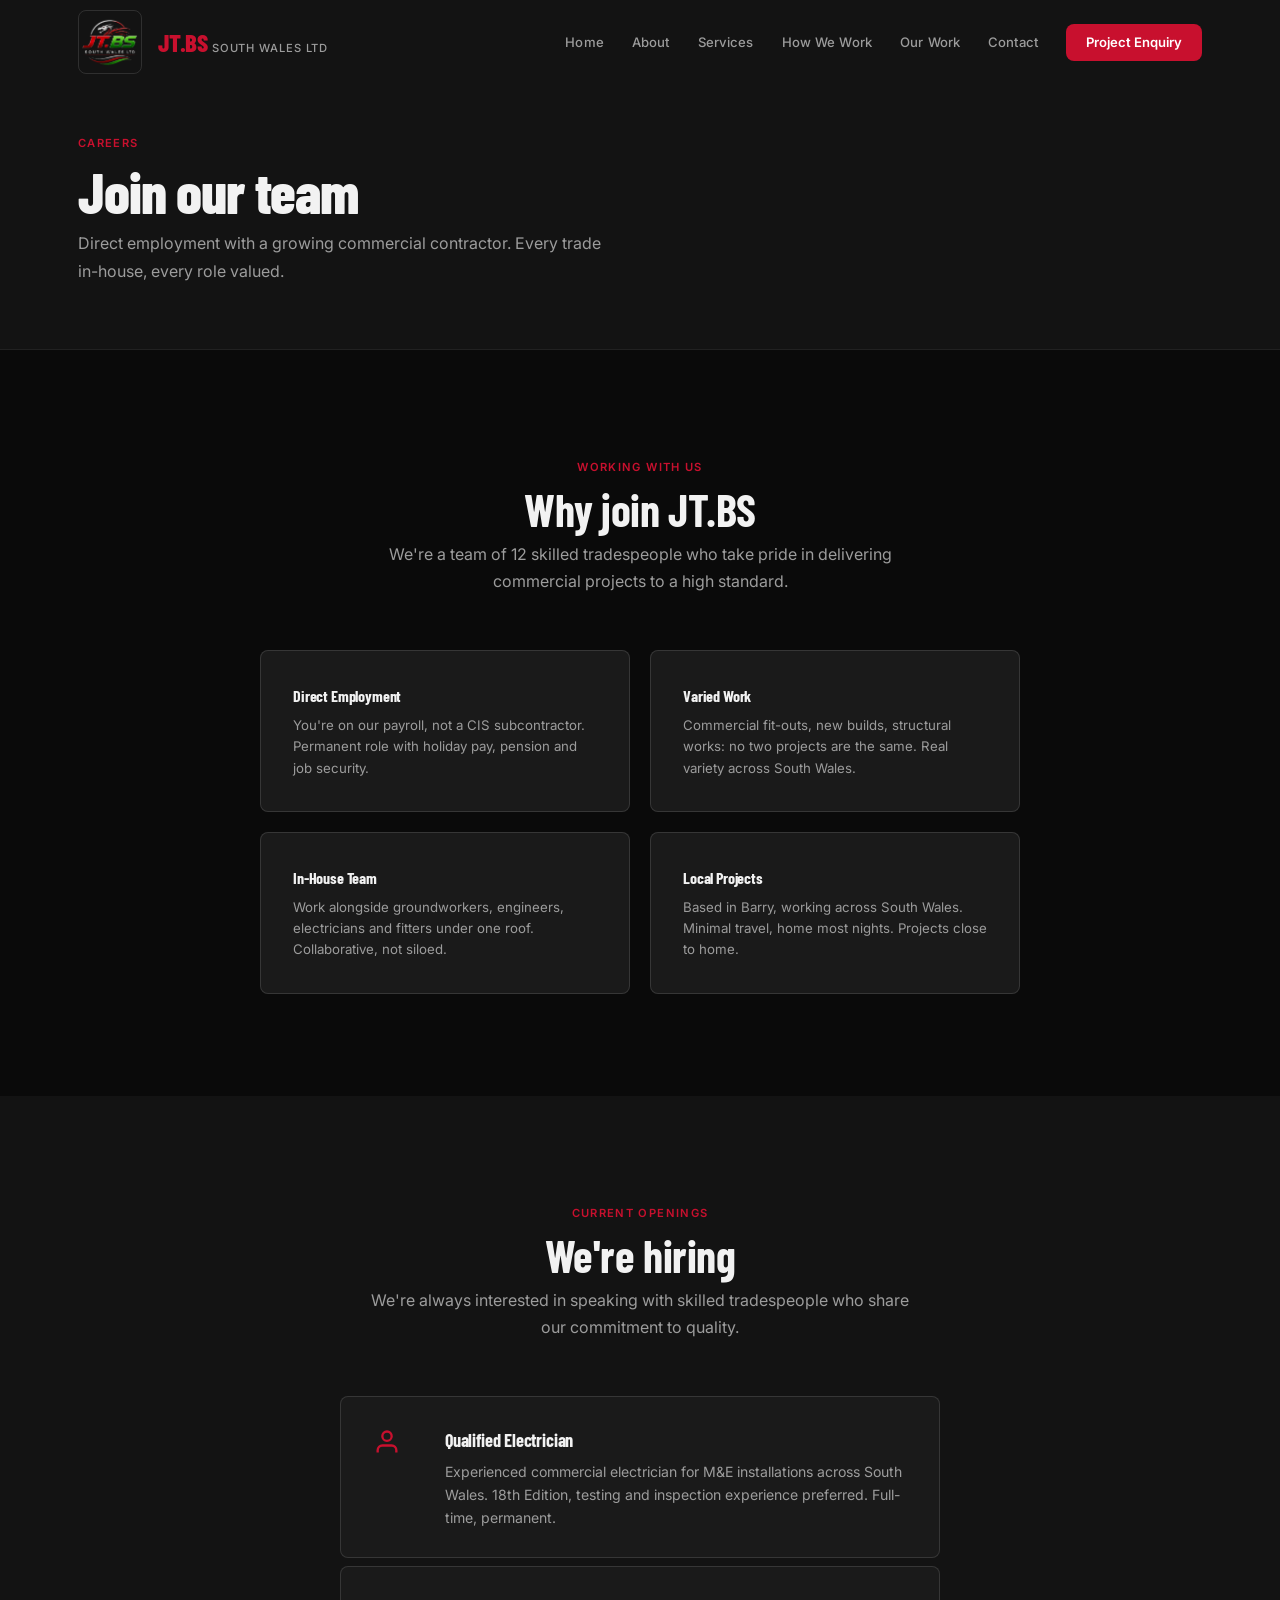
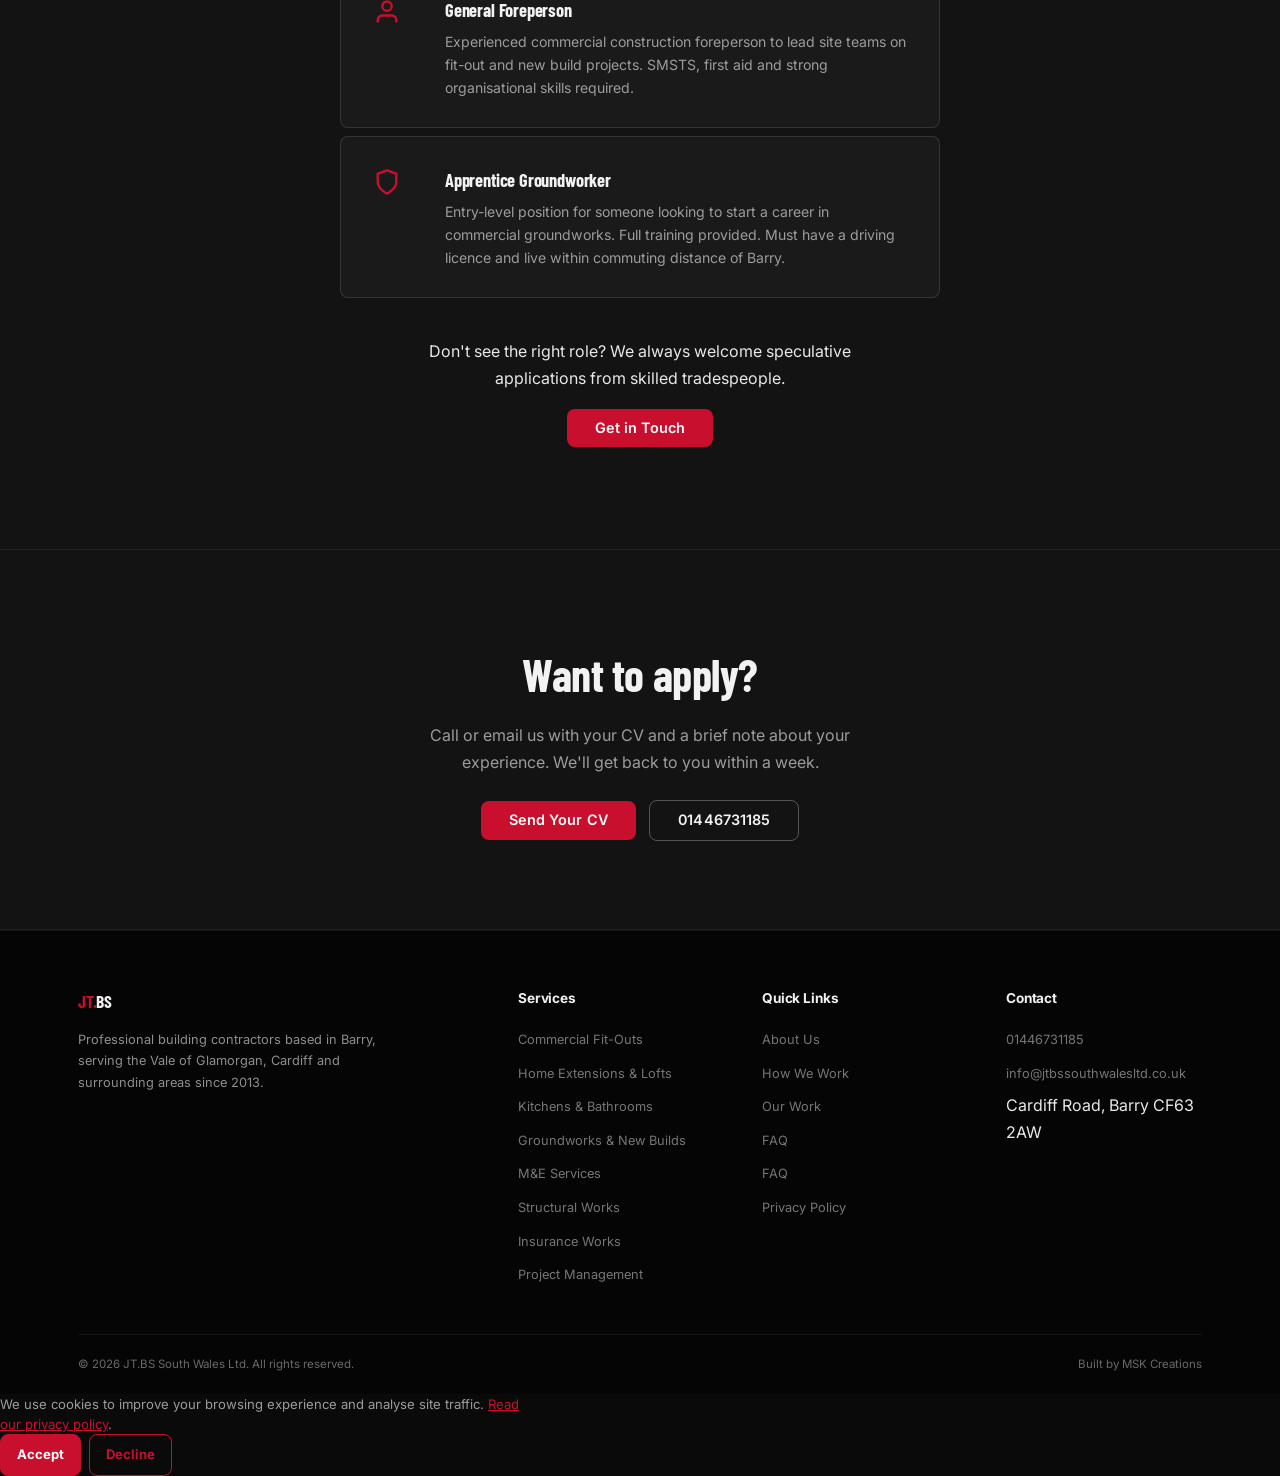
<file: careers.html>
<!DOCTYPE html>
<html lang="en">
<head>
<meta charset="UTF-8">
<meta name="viewport" content="width=device-width, initial-scale=1.0, viewport-fit=cover">
<title>Careers | JT.BS South Wales Ltd | Join Our Team</title>
<meta name="description" content="Careers at JT.BS South Wales Ltd. Join our in-house team of skilled commercial and domestic tradespeople. Direct employment, no subcontracting.">
<meta name="theme-color" content="#0A0A0A">
<link rel="preconnect" href="https://fonts.googleapis.com">
<link rel="preconnect" href="https://fonts.gstatic.com" crossorigin>
<link href="https://fonts.googleapis.com/css2?family=Barlow+Condensed:wght@600;700;800;900&family=Inter:wght@400;500;600;700&display=swap" rel="stylesheet">
<link rel="stylesheet" href="css/style.css">
<link rel="icon" type="image/x-icon" href="favicon.ico">
<link rel="apple-touch-icon" sizes="180x180" href="images/apple-touch-icon.png">
<!-- Open Graph -->
<meta property="og:type" content="website">
<meta property="og:url" content="https://jtbuildingservices.co.uk/careers.html">
<meta property="og:title" content="Careers | JT.BS South Wales Ltd | Join Our Team">
<meta property="og:description" content="Careers at JT.BS South Wales Ltd. Join our in-house team of skilled commercial and domestic tradespeople. Direct employment, no subcontracting.">
<!-- Twitter Card -->
<meta name="twitter:card" content="summary_large_image">
<meta name="twitter:title" content="Careers | JT.BS South Wales Ltd">
<meta name="twitter:description" content="Careers at JT.BS South Wales Ltd. Join our in-house team of skilled commercial and domestic tradespeople. Direct employment, no subcontracting.">
<link rel="canonical" href="https://jtbuildingservices.co.uk/careers.html">
</head>
<body>

<a href="#main" class="skip-link">Skip to main content</a>

<nav id="nav">
  <div class="container nav-inner">
    <a href="index.html" class="nav-logo">
      <img src="images/logo.png" alt="JT.BS South Wales Ltd">
      <div class="nav-logo-text">
        <strong>JT.BS</strong>
        <span>South Wales Ltd</span>
      </div>
    </a>
    <div class="nav-right">
      <div class="nav-links">
        <a href="index.html">Home</a>
        <a href="about.html">About</a>
        <a href="services.html">Services</a>
        <a href="process.html">How We Work</a>
        <a href="projects.html">Our Work</a>
        <a href="contact.html">Contact</a>
      </div>
      <a href="contact.html" class="nav-cta">Project Enquiry</a>
      <button class="nav-toggle" aria-label="Toggle menu" aria-expanded="false">
        <svg width="24" height="24" viewBox="0 0 24 24" fill="none" stroke="currentColor" stroke-width="2" stroke-linecap="round"><line x1="4" y1="7" x2="20" y2="7"/><line x1="4" y1="12" x2="20" y2="12"/><line x1="4" y1="17" x2="20" y2="17"/></svg>
      </button>
    </div>
  </div>
</nav>

<main id="main">

<!-- PAGE HERO -->
<section class="page-hero">
  <div class="container">
    <span class="tag">Careers</span>
    <h1>Join our team</h1>
    <p>Direct employment with a growing commercial contractor. Every trade in-house, every role valued.</p>
  </div>
</section>

<!-- WHY JOIN US -->
<section class="section">
  <div class="container">
    <div class="section-title text-center">
      <span class="tag">Working With Us</span>
      <h2>Why join JT.BS</h2>
      <p>We're a team of 12 skilled tradespeople who take pride in delivering commercial projects to a high standard.</p>
    </div>
    <div style="display:grid;grid-template-columns:1fr 1fr;gap:1.25rem;max-width:760px;margin:0 auto">
      <div class="value-card rv">
        <h3>Direct Employment</h3>
        <p>You're on our payroll, not a CIS subcontractor. Permanent role with holiday pay, pension and job security.</p>
      </div>
      <div class="value-card rv rv-1">
        <h3>Varied Work</h3>
        <p>Commercial fit-outs, new builds, structural works: no two projects are the same. Real variety across South Wales.</p>
      </div>
      <div class="value-card rv rv-2">
        <h3>In-House Team</h3>
        <p>Work alongside groundworkers, engineers, electricians and fitters under one roof. Collaborative, not siloed.</p>
      </div>
      <div class="value-card rv rv-3">
        <h3>Local Projects</h3>
        <p>Based in Barry, working across South Wales. Minimal travel, home most nights. Projects close to home.</p>
      </div>
    </div>
  </div>
</section>

<!-- CURRENT OPENINGS -->
<section class="section section-alt">
  <div class="container">
    <div class="section-title text-center">
      <span class="tag">Current Openings</span>
      <h2>We're hiring</h2>
      <p>We're always interested in speaking with skilled tradespeople who share our commitment to quality.</p>
    </div>
    <div style="max-width:600px;margin:0 auto">
      <div class="process-step rv">
        <div class="ps-num"><svg width="28" height="28" viewBox="0 0 24 24" fill="none" stroke="var(--red)" stroke-width="2"><path d="M20 21v-2a4 4 0 00-4-4H8a4 4 0 00-4 4v2"/><circle cx="12" cy="7" r="4"/></svg></div>
        <div class="ps-body">
          <h3>Qualified Electrician</h3>
          <p>Experienced commercial electrician for M&E installations across South Wales. 18th Edition, testing and inspection experience preferred. Full-time, permanent.</p>
        </div>
      </div>
      <div class="process-step rv rv-1" style="margin-top:.5rem">
        <div class="ps-num"><svg width="28" height="28" viewBox="0 0 24 24" fill="none" stroke="var(--red)" stroke-width="2"><path d="M20 21v-2a4 4 0 00-4-4H8a4 4 0 00-4 4v2"/><circle cx="12" cy="7" r="4"/></svg></div>
        <div class="ps-body">
          <h3>General Foreperson</h3>
          <p>Experienced commercial construction foreperson to lead site teams on fit-out and new build projects. SMSTS, first aid and strong organisational skills required.</p>
        </div>
      </div>
      <div class="process-step rv rv-2" style="margin-top:.5rem">
        <div class="ps-num"><svg width="28" height="28" viewBox="0 0 24 24" fill="none" stroke="var(--red)" stroke-width="2"><path d="M12 22s8-4 8-10V5l-8-3-8 3v7c0 6 8 10 8 10z"/></svg></div>
        <div class="ps-body">
          <h3>Apprentice Groundworker</h3>
          <p>Entry-level position for someone looking to start a career in commercial groundworks. Full training provided. Must have a driving licence and live within commuting distance of Barry.</p>
        </div>
      </div>
    </div>
    <div class="text-center" style="margin-top:2.5rem">
      <p style="margin:0 auto 1rem;max-width:500px;text-align:center">Don't see the right role? We always welcome speculative applications from skilled tradespeople.</p>
      <a href="contact.html" class="btn btn-red">Get in Touch</a>
    </div>
  </div>
</section>

<!-- CTA -->
<section class="cta-block">
  <div class="container">
    <div class="rv">
      <h2>Want to apply?</h2>
      <p>Call or email us with your CV and a brief note about your experience. We'll get back to you within a week.</p>
      <a href="mailto:info@jtbssouthwalesltd.co.uk" class="btn btn-red">Send Your CV</a>
      <a href="tel:01446731185" class="btn btn-outline">01446731185</a>
    </div>
  </div>
</section>

</main>

<footer>
  <div class="container">
    <div class="footer-grid">
      <div>
        <span class="footer-logo"><span>JT.</span>BS</span>
        <p>Professional building contractors based in Barry, serving the Vale of Glamorgan, Cardiff and surrounding areas since 2013.</p>
      </div>
      <div>
        <h4>Services</h4>
        <ul>
          <li><a href="services.html">Commercial Fit-Outs</a></li>
            <li><a href="services.html">Home Extensions &amp; Lofts</a></li>
            <li><a href="services.html">Kitchens &amp; Bathrooms</a></li>
          <li><a href="services.html">Groundworks & New Builds</a></li>
          <li><a href="services.html">M&E Services</a></li>
          <li><a href="services.html">Structural Works</a></li>
          <li><a href="services.html">Insurance Works</a></li>
          <li><a href="services.html">Project Management</a></li>
        </ul>
      </div>
      <div>
        <h4>Quick Links</h4>
        <ul>
          <li><a href="about.html">About Us</a></li>
          <li><a href="process.html">How We Work</a></li>
          <li><a href="projects.html">Our Work</a></li>
          <li><a href="faq.html">FAQ</a></li>
          <li><a href="faq.html">FAQ</a></li>
          <li><a href="privacy.html">Privacy Policy</a></li>
        </ul>
      </div>
      <div>
        <h4>Contact</h4>
        <ul>
          <li><a href="tel:01446731185">01446731185</a></li>
          <li><a href="mailto:info@jtbssouthwalesltd.co.uk">info@jtbssouthwalesltd.co.uk</a></li>
          <li>Cardiff Road, Barry CF63 2AW</li>
        </ul>
      </div>
    </div>
    <div class="footer-bot">
      <span>&copy; 2026 JT.BS South Wales Ltd. All rights reserved.</span>
      <span>Built by MSK Creations</span>
    </div>
  </div>
</footer>

<div class="sticky-call">
  <a href="tel:01446731185" aria-label="Call us on 01446731185">
    <svg viewBox="0 0 24 24" fill="none" stroke="currentColor" stroke-width="2"><path d="M22 16.92v3a2 2 0 01-2.18 2 19.79 19.79 0 01-8.63-3.07 19.5 19.5 0 01-6-6 19.79 19.79 0 01-3.07-8.67A2 2 0 014.11 2h3a2 2 0 012 1.72 12.84 12.84 0 00.7 2.81 2 2 0 01-.45 2.11L8.09 9.91a16 16 0 006 6l1.27-1.27a2 2 0 012.11-.45 12.84 12.84 0 002.81.7A2 2 0 0122 16.92z"/></svg>
    Call 01446731185
  </a>
</div>
<script src="js/script.js?v=4"></script>
</body>
</html>
</file>
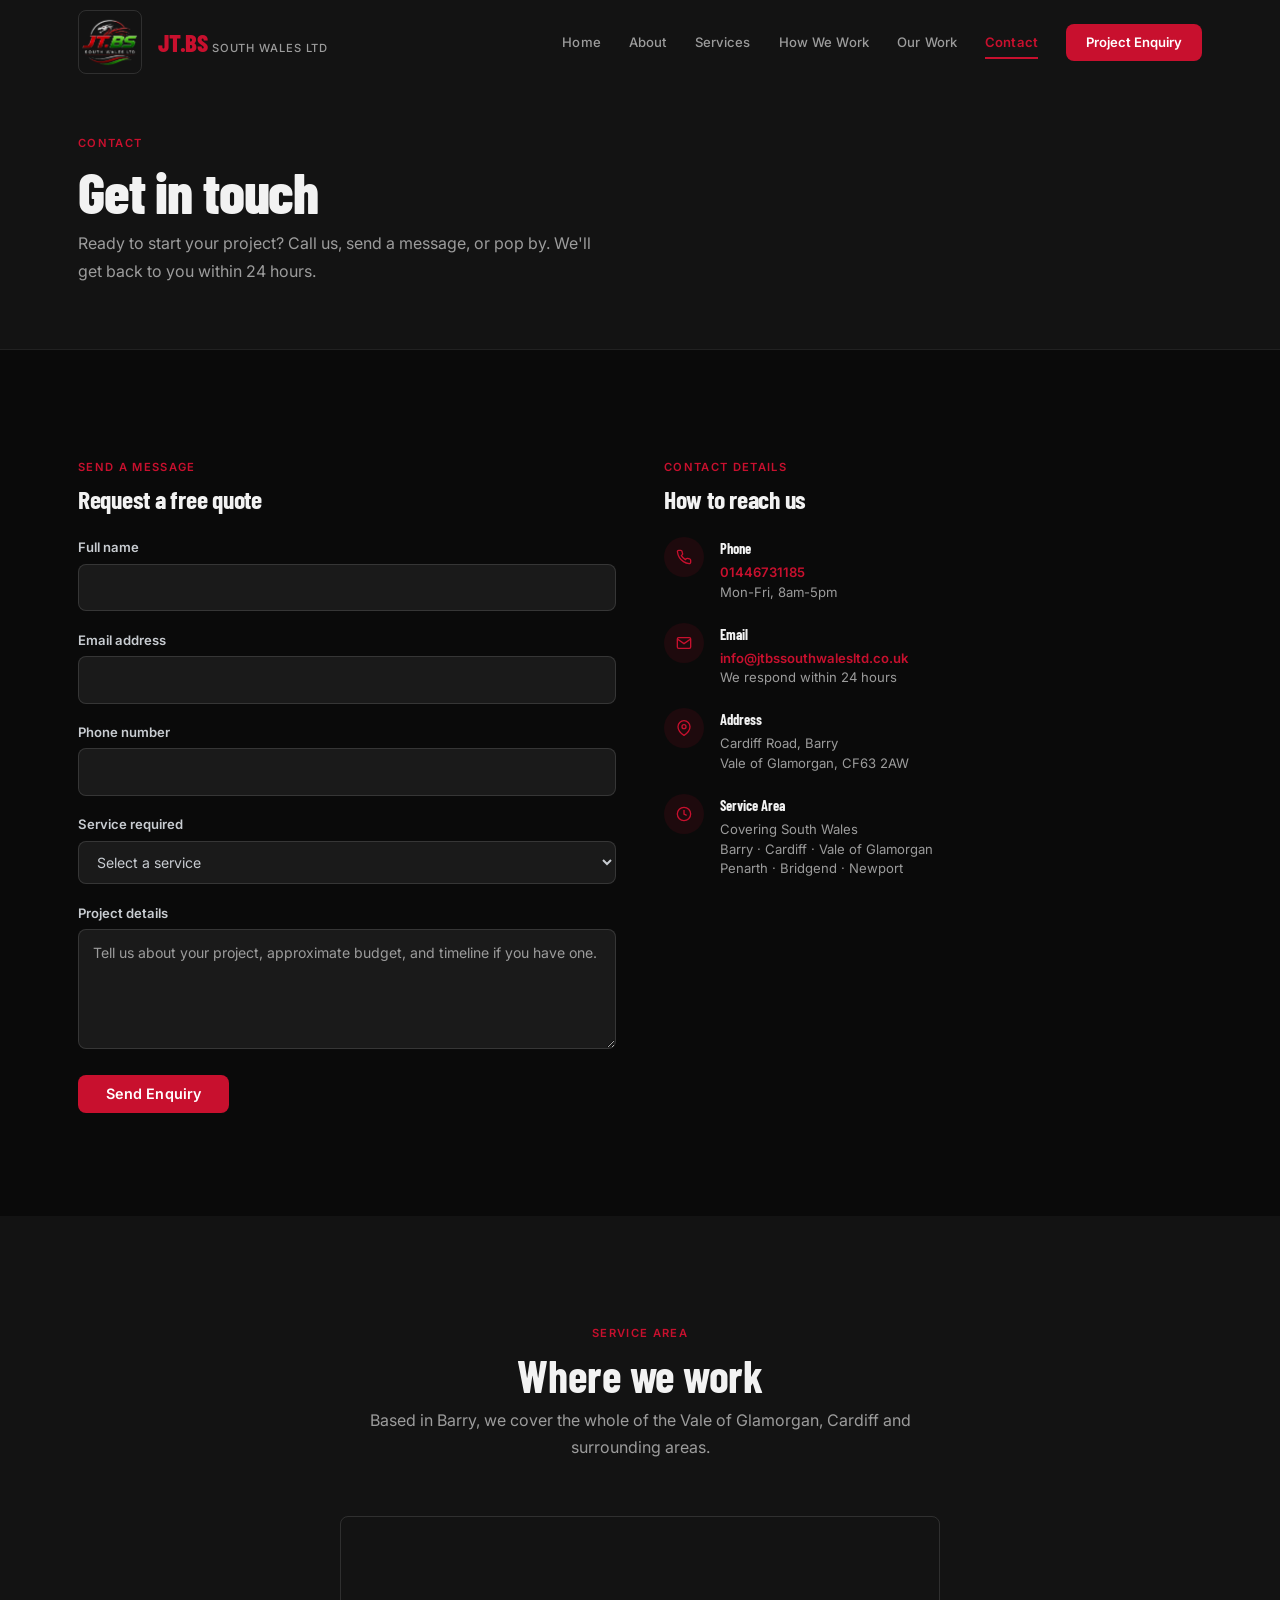
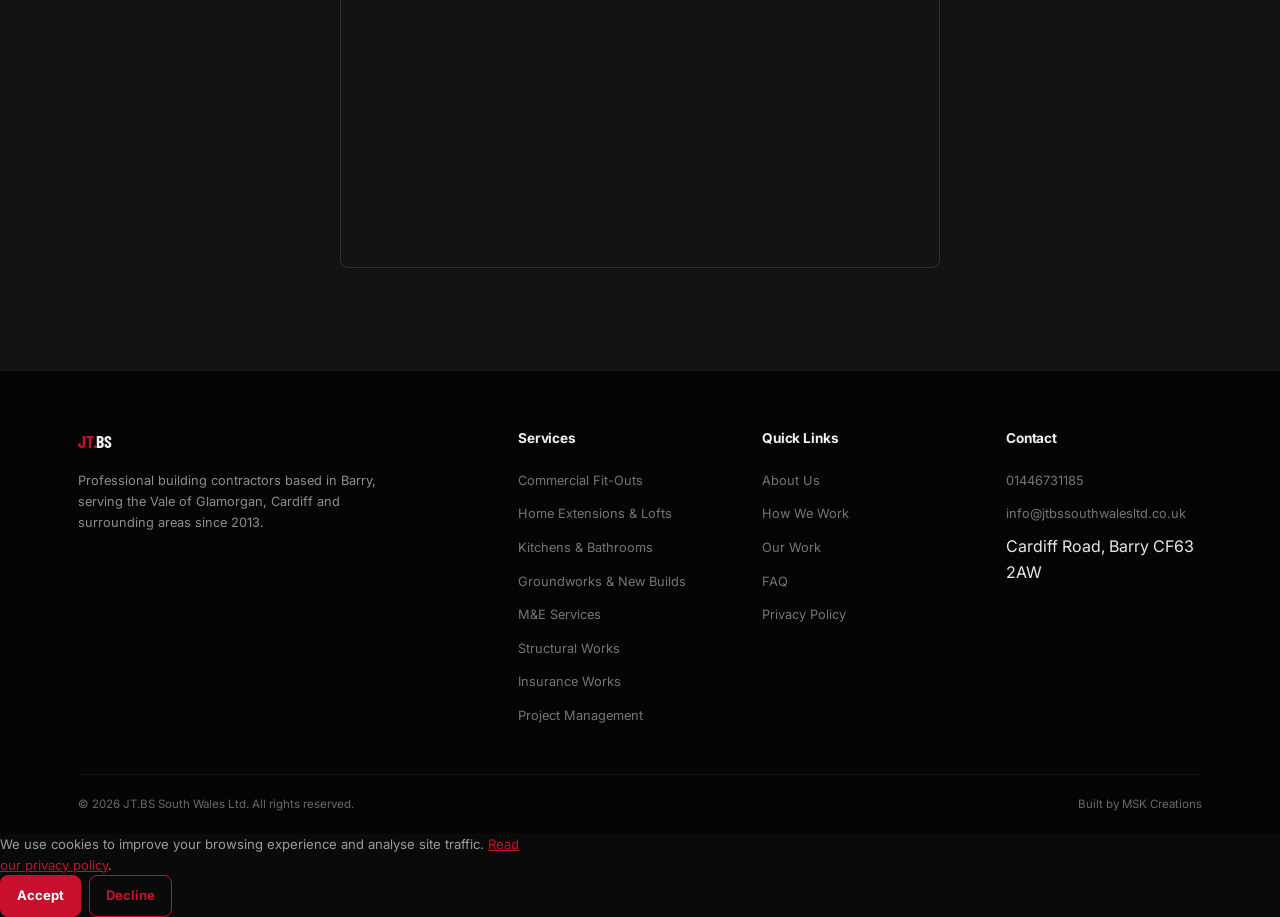
<file: contact.html>
<!DOCTYPE html>
<html lang="en">
<head>
<meta charset="UTF-8">
<meta name="viewport" content="width=device-width, initial-scale=1.0, viewport-fit=cover">
<title>Contact Us | JT.BS South Wales Ltd | Commercial &amp; Domestic Construction</title>
<meta name="description" content="Get in touch with JT.BS South Wales Ltd for commercial and domestic construction across South Wales. Call 01446731185 or send a message for a clear, detailed response.">
<meta name="theme-color" content="#0A0A0A">
<link rel="preconnect" href="https://fonts.googleapis.com">
<link rel="preconnect" href="https://fonts.gstatic.com" crossorigin>
<link href="https://fonts.googleapis.com/css2?family=Barlow+Condensed:wght@600;700;800;900&family=Inter:wght@400;500;600;700&display=swap" rel="stylesheet">
<link rel="stylesheet" href="css/style.css">
<link rel="icon" type="image/x-icon" href="favicon.ico">
<link rel="apple-touch-icon" sizes="180x180" href="images/apple-touch-icon.png">
<!-- Open Graph -->
<meta property="og:type" content="website">
<meta property="og:url" content="https://jtbuildingservices.co.uk/contact.html">
<meta property="og:title" content="Contact Us | JT.BS South Wales Ltd | Commercial &amp; Domestic Construction">
<meta property="og:description" content="Get in touch with JT.BS South Wales Ltd for commercial and domestic construction across South Wales. Call 01446731185 or send a message for a clear, detailed response.">
<!-- Twitter Card -->
<meta name="twitter:card" content="summary_large_image">
<meta name="twitter:title" content="Contact Us | JT.BS South Wales Ltd">
<meta name="twitter:description" content="Get in touch with JT.BS South Wales Ltd for commercial and domestic construction across South Wales. Call 01446731185 or send a message for a clear, detailed response.">
<link rel="canonical" href="https://jtbuildingservices.co.uk/contact.html">
</head>
<body>

<a href="#main" class="skip-link">Skip to main content</a>

<nav id="nav">
  <div class="container nav-inner">
    <a href="index.html" class="nav-logo">
      <img src="images/logo.png" alt="JT.BS South Wales Ltd">
      <div class="nav-logo-text">
        <strong>JT.BS</strong>
        <span>South Wales Ltd</span>
      </div>
    </a>
    <div class="nav-right">
      <div class="nav-links">
        <a href="index.html">Home</a>
        <a href="about.html">About</a>
        <a href="services.html">Services</a>
        <a href="process.html">How We Work</a>
        <a href="projects.html">Our Work</a>
        <a href="contact.html">Contact</a>
      </div>
      <a href="contact.html" class="nav-cta">Project Enquiry</a>
      <button class="nav-toggle" aria-label="Toggle menu" aria-expanded="false">
        <svg width="24" height="24" viewBox="0 0 24 24" fill="none" stroke="currentColor" stroke-width="2" stroke-linecap="round"><line x1="4" y1="7" x2="20" y2="7"/><line x1="4" y1="12" x2="20" y2="12"/><line x1="4" y1="17" x2="20" y2="17"/></svg>
      </button>
    </div>
  </div>
</nav>

<main id="main">

<!-- PAGE HERO -->
<section class="page-hero">
  <div class="container">
    <span class="tag">Contact</span>
    <h1>Get in touch</h1>
    <p>Ready to start your project? Call us, send a message, or pop by. We'll get back to you within 24 hours.</p>
  </div>
</section>

<!-- CONTACT -->
<section class="section">
  <div class="container">
    <div class="contact-grid">
      <!-- FORM -->
      <div class="rv">
        <div class="section-title" style="margin-bottom:1.5rem">
          <span class="tag">Send a Message</span>
          <h2 style="font-size:1.6rem">Request a free quote</h2>
        </div>
        <form id="contact-form" action="https://api.web3forms.com/submit" method="POST">
          <input type="hidden" name="access_key" value="317c8bbc-a5a8-498d-b77d-145df4e73d64"><!-- key bound to info@jtbssouthwalesltd.co.uk -->
          <input type="hidden" name="subject" value="New enquiry from JT.BS South Wales Ltd website">
          <input type="hidden" name="from_name" value="JT.BS South Wales Ltd Website">
          <input type="checkbox" name="botcheck" class="hidden" style="display:none" tabindex="-1" aria-hidden="true">
          <div class="form-group">
            <label for="name">Full name</label>
            <input type="text" id="name" name="name" required autocomplete="name">
          </div>
          <div class="form-group">
            <label for="email">Email address</label>
            <input type="email" id="email" name="email" required autocomplete="email">
          </div>
          <div class="form-group">
            <label for="phone">Phone number</label>
            <input type="tel" id="phone" name="phone" autocomplete="tel">
          </div>
          <div class="form-group">
            <label for="service">Service required</label>
            <select id="service" name="service">
              <option value="">Select a service</option>
              <optgroup label="Commercial">
                <option value="Commercial Fit-Out">Commercial Fit-Out</option>
                <option value="Groundworks &amp; New Build">Groundworks &amp; New Build</option>
                <option value="M&amp;E Services">M&amp;E Services</option>
                <option value="Structural Works">Structural Works</option>
                <option value="Insurance Works">Insurance Works</option>
                <option value="Project Management">Project Management</option>
              </optgroup>
              <optgroup label="Domestic">
                <option value="Home Extension or Loft Conversion">Home Extension or Loft Conversion</option>
                <option value="Kitchen Installation or Refit">Kitchen Installation or Refit</option>
                <option value="Bathroom Installation or Refit">Bathroom Installation or Refit</option>
                <option value="Domestic Refurbishment">Domestic Refurbishment</option>
                <option value="Domestic Electrical, Heating or Plumbing">Domestic Electrical, Heating or Plumbing</option>
                <option value="Domestic Project Management">Domestic Project Management</option>
              </optgroup>
              <option value="Other">Other</option>
            </select>
          </div>
          <div class="form-group">
            <label for="message">Project details</label>
            <textarea id="message" name="message" required placeholder="Tell us about your project, approximate budget, and timeline if you have one."></textarea>
          </div>
          <button type="submit" class="btn btn-red">Send Enquiry</button>
        </form>
      </div>

      <!-- CONTACT DETAILS -->
      <div class="rv rv-1">
        <div class="section-title" style="margin-bottom:1.5rem">
          <span class="tag">Contact Details</span>
          <h2 style="font-size:1.6rem">How to reach us</h2>
        </div>
        <div>
          <div class="cd-item">
            <div class="icon"><svg viewBox="0 0 24 24" fill="none" stroke="currentColor" stroke-width="2"><path d="M22 16.92v3a2 2 0 01-2.18 2 19.79 19.79 0 01-8.63-3.07 19.5 19.5 0 01-6-6 19.79 19.79 0 01-3.07-8.67A2 2 0 014.11 2h3a2 2 0 012 1.72 12.84 12.84 0 00.7 2.81 2 2 0 01-.45 2.11L8.09 9.91a16 16 0 006 6l1.27-1.27a2 2 0 012.11-.45 12.84 12.84 0 002.81.7A2 2 0 0122 16.92z"/></svg></div>
            <div>
              <h3>Phone</h3>
              <p><a href="tel:01446731185" style="color:var(--red);font-weight:600">01446731185</a><br>Mon-Fri, 8am-5pm</p>
            </div>
          </div>
          <div class="cd-item">
            <div class="icon"><svg viewBox="0 0 24 24" fill="none" stroke="currentColor" stroke-width="2"><path d="M4 4h16c1.1 0 2 .9 2 2v12c0 1.1-.9 2-2 2H4c-1.1 0-2-.9-2-2V6c0-1.1.9-2 2-2z"/><polyline points="22,6 12,13 2,6"/></svg></div>
            <div>
              <h3>Email</h3>
              <p><a href="mailto:info@jtbssouthwalesltd.co.uk" style="color:var(--red);font-weight:600">info@jtbssouthwalesltd.co.uk</a><br>We respond within 24 hours</p>
            </div>
          </div>
          <div class="cd-item">
            <div class="icon"><svg viewBox="0 0 24 24" fill="none" stroke="currentColor" stroke-width="2"><path d="M21 10c0 7-9 13-9 13s-9-6-9-13a9 9 0 0118 0z"/><circle cx="12" cy="10" r="3"/></svg></div>
            <div>
              <h3>Address</h3>
              <p>Cardiff Road, Barry<br>Vale of Glamorgan, CF63 2AW</p>
            </div>
          </div>
          <div class="cd-item">
            <div class="icon"><svg viewBox="0 0 24 24" fill="none" stroke="currentColor" stroke-width="2"><circle cx="12" cy="12" r="10"/><polyline points="12 6 12 12 16 14"/></svg></div>
            <div>
              <h3>Service Area</h3>
              <p>Covering South Wales<br>Barry · Cardiff · Vale of Glamorgan<br>Penarth · Bridgend · Newport</p>
            </div>
          </div>
        </div>
      </div>
    </div>
  </div>
</section>

<!-- MAP / AREA -->
<section class="section section-alt">
  <div class="container">
    <div class="text-center section-title">
      <span class="tag">Service Area</span>
      <h2>Where we work</h2>
      <p>Based in Barry, we cover the whole of the Vale of Glamorgan, Cardiff and surrounding areas.</p>
    </div>
    <div style="border-radius:var(--radius);overflow:hidden;max-width:600px;margin:0 auto;border:1px solid var(--border)">
      <iframe src="https://www.google.com/maps?q=Cardiff+Road+Barry+CF63+2AW&output=embed" width="100%" height="350" style="border:0;display:block" allowfullscreen="" loading="lazy" referrerpolicy="no-referrer-when-downgrade" title="JT.BS South Wales Ltd location map"></iframe>
    </div>
  </div>
</section>

</main>

<footer>
  <div class="container">
    <div class="footer-grid">
      <div>
        <span class="footer-logo"><span>JT.</span>BS</span>
        <p>Professional building contractors based in Barry, serving the Vale of Glamorgan, Cardiff and surrounding areas since 2013.</p>
      </div>
      <div>
        <h4>Services</h4>
        <ul>
          <li><a href="services.html">Commercial Fit-Outs</a></li>
            <li><a href="services.html">Home Extensions &amp; Lofts</a></li>
            <li><a href="services.html">Kitchens &amp; Bathrooms</a></li>
          <li><a href="services.html">Groundworks & New Builds</a></li>
          <li><a href="services.html">M&E Services</a></li>
          <li><a href="services.html">Structural Works</a></li>
          <li><a href="services.html">Insurance Works</a></li>
          <li><a href="services.html">Project Management</a></li>
        </ul>
      </div>
      <div>
        <h4>Quick Links</h4>
        <ul>
          <li><a href="about.html">About Us</a></li>
          <li><a href="process.html">How We Work</a></li>
          <li><a href="projects.html">Our Work</a></li>
          <li><a href="faq.html">FAQ</a></li>
          <li><a href="privacy.html">Privacy Policy</a></li>
        </ul>
      </div>
      <div>
        <h4>Contact</h4>
        <ul>
          <li><a href="tel:01446731185">01446731185</a></li>
          <li><a href="mailto:info@jtbssouthwalesltd.co.uk">info@jtbssouthwalesltd.co.uk</a></li>
          <li>Cardiff Road, Barry CF63 2AW</li>
        </ul>
      </div>
    </div>
    <div class="footer-bot">
      <span>&copy; 2026 JT.BS South Wales Ltd. All rights reserved.</span>
      <span>Built by MSK Creations</span>
    </div>
  </div>
</footer>

<div class="sticky-call">
  <a href="tel:01446731185" aria-label="Call us on 01446731185">
    <svg viewBox="0 0 24 24" fill="none" stroke="currentColor" stroke-width="2"><path d="M22 16.92v3a2 2 0 01-2.18 2 19.79 19.79 0 01-8.63-3.07 19.5 19.5 0 01-6-6 19.79 19.79 0 01-3.07-8.67A2 2 0 014.11 2h3a2 2 0 012 1.72 12.84 12.84 0 00.7 2.81 2 2 0 01-.45 2.11L8.09 9.91a16 16 0 006 6l1.27-1.27a2 2 0 012.11-.45 12.84 12.84 0 002.81.7A2 2 0 0122 16.92z"/></svg>
    Call 01446731185
  </a>
</div>
<script src="js/script.js?v=4"></script>
</body>
</html>
</file>
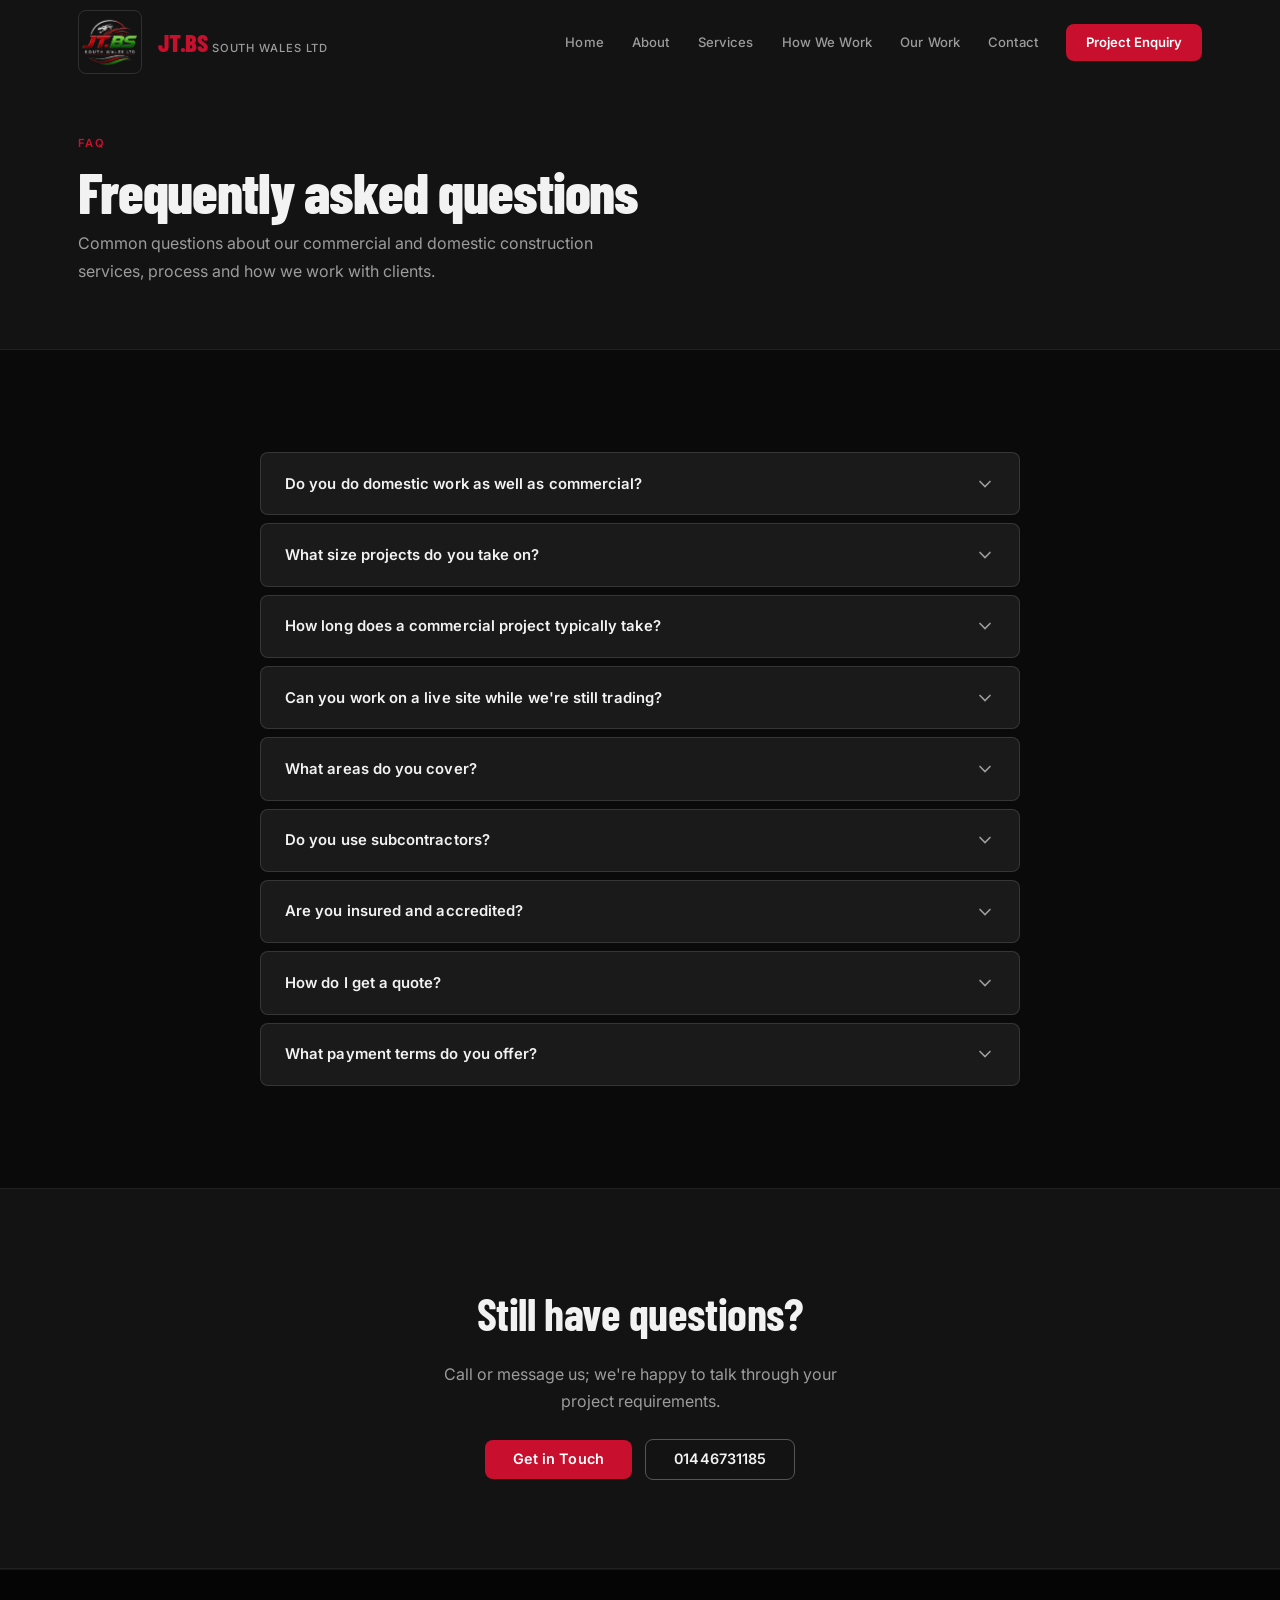
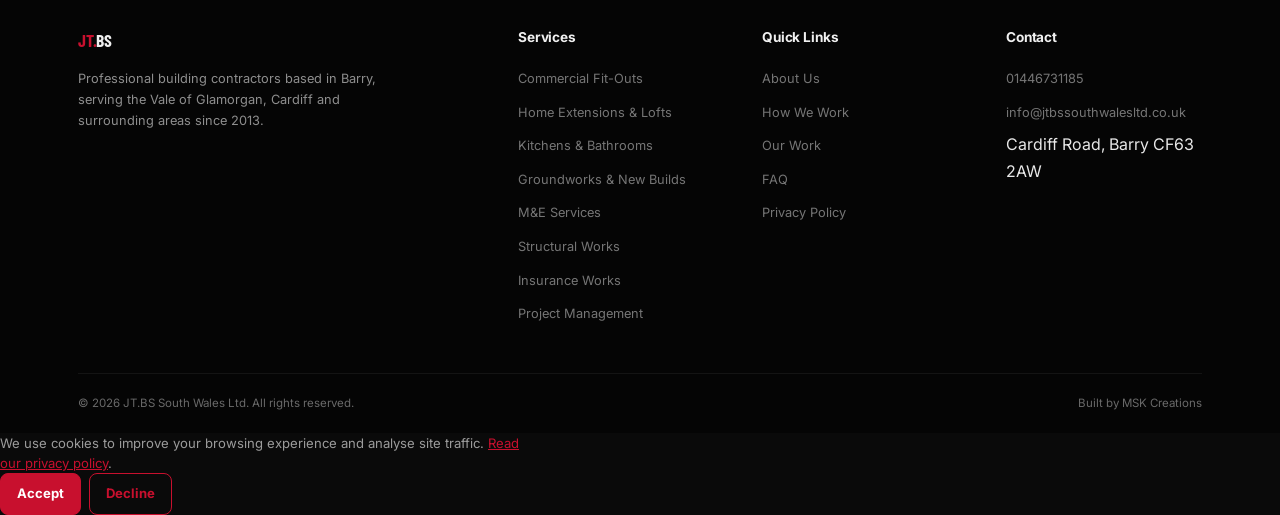
<file: faq.html>
<!DOCTYPE html>
<html lang="en">
<head>
<meta charset="UTF-8">
<meta name="viewport" content="width=device-width, initial-scale=1.0, viewport-fit=cover">
<title>FAQ | JT.BS South Wales Ltd | Commercial &amp; Domestic Questions</title>
<meta name="description" content="Frequently asked questions about commercial and domestic construction with JT.BS South Wales Ltd. Project timelines, minimum sizes, home extensions, live-site working and more.">
<meta name="theme-color" content="#0A0A0A">
<link rel="preconnect" href="https://fonts.googleapis.com">
<link rel="preconnect" href="https://fonts.gstatic.com" crossorigin>
<link href="https://fonts.googleapis.com/css2?family=Barlow+Condensed:wght@600;700;800;900&family=Inter:wght@400;500;600;700&display=swap" rel="stylesheet">
<link rel="stylesheet" href="css/style.css">
<link rel="icon" type="image/x-icon" href="favicon.ico">
<link rel="apple-touch-icon" sizes="180x180" href="images/apple-touch-icon.png">
<!-- Open Graph -->
<meta property="og:type" content="website">
<meta property="og:url" content="https://jtbuildingservices.co.uk/faq.html">
<meta property="og:title" content="FAQ | JT.BS South Wales Ltd | Commercial &amp; Domestic Questions">
<meta property="og:description" content="Frequently asked questions about commercial and domestic construction with JT.BS South Wales Ltd. Project timelines, minimum sizes, home extensions, live-site working and more.">
<!-- Twitter Card -->
<meta name="twitter:card" content="summary_large_image">
<meta name="twitter:title" content="FAQ | JT.BS South Wales Ltd">
<meta name="twitter:description" content="Frequently asked questions about commercial and domestic construction with JT.BS South Wales Ltd.">
<link rel="canonical" href="https://jtbuildingservices.co.uk/faq.html">
<!-- FAQPage Schema -->
<script type="application/ld+json">
{
  "@context": "https://schema.org",
  "@type": "FAQPage",
  "mainEntity": [
    {"@type":"Question","name":"What size projects do you take on?","acceptedAnswer":{"@type":"Answer","text":"We handle commercial projects of all sizes, from small retail fit-outs from around £15,000 up to full ground-up commercial new builds. If you're unsure whether your project fits, get in touch and we'll give you a straight answer."}},
    {"@type":"Question","name":"How long does a commercial project typically take?","acceptedAnswer":{"@type":"Answer","text":"Timelines depend on scope and complexity. A retail fit-out might take 4-8 weeks, while a ground-up new build can run 6-12 months. We provide a detailed programme with your quotation so you know exactly what to expect."}},
    {"@type":"Question","name":"Can you work on a live site while we're still trading?","acceptedAnswer":{"@type":"Answer","text":"Yes, we regularly deliver projects in live retail, office and industrial environments. We plan phased programmes with minimal disruption, manage noise and dust carefully, and coordinate with your team to maintain operations throughout."}},
    {"@type":"Question","name":"What areas do you cover?","acceptedAnswer":{"@type":"Answer","text":"We're based in Barry and work across the whole of South Wales, including Cardiff, Vale of Glamorgan, Penarth, Bridgend, Newport and beyond. For larger commercial projects we can travel further; contact us to discuss your location."}},
    {"@type":"Question","name":"Do you use subcontractors?","acceptedAnswer":{"@type":"Answer","text":"No. Every trade is in-house on our payroll: groundworks, structure, M&E, fit-out. One team, one standard, one point of accountability. We don't subcontract and we don't hand off responsibility."}},
    {"@type":"Question","name":"Are you insured and accredited?","acceptedAnswer":{"@type":"Answer","text":"Yes. We hold £5 million public liability insurance, are fully CDM-compliant, and work to current Building Regulations on every project. Certification is provided on completion for all M&E works."}},
    {"@type":"Question","name":"How do I get a quote?","acceptedAnswer":{"@type":"Answer","text":"Call us on 01446731185 or send a message with your project details. We'll arrange a free site survey and provide a fixed-price written quotation with a full scope of works and programme."}},
    {"@type":"Question","name":"What payment terms do you offer?","acceptedAnswer":{"@type":"Answer","text":"Payment is staged against project milestones, with each stage clearly defined in your quotation. This means you only pay for completed work, and you're never asked to front-load the full project cost."}}
  ]
}
</script>
</head>
<body>

<a href="#main" class="skip-link">Skip to main content</a>

<nav id="nav">
  <div class="container nav-inner">
    <a href="index.html" class="nav-logo">
      <img src="images/logo.png" alt="JT.BS South Wales Ltd">
      <div class="nav-logo-text">
        <strong>JT.BS</strong>
        <span>South Wales Ltd</span>
      </div>
    </a>
    <div class="nav-right">
      <div class="nav-links">
        <a href="index.html">Home</a>
        <a href="about.html">About</a>
        <a href="services.html">Services</a>
        <a href="process.html">How We Work</a>
        <a href="projects.html">Our Work</a>
        <a href="contact.html">Contact</a>
      </div>
      <a href="contact.html" class="nav-cta">Project Enquiry</a>
      <button class="nav-toggle" aria-label="Toggle menu" aria-expanded="false">
        <svg width="24" height="24" viewBox="0 0 24 24" fill="none" stroke="currentColor" stroke-width="2" stroke-linecap="round"><line x1="4" y1="7" x2="20" y2="7"/><line x1="4" y1="12" x2="20" y2="12"/><line x1="4" y1="17" x2="20" y2="17"/></svg>
      </button>
    </div>
  </div>
</nav>

<main id="main">

<!-- PAGE HERO -->
<section class="page-hero">
  <div class="container">
    <span class="tag">FAQ</span>
    <h1>Frequently asked questions</h1>
    <p>Common questions about our commercial and domestic construction services, process and how we work with clients.</p>
  </div>
</section>

<!-- FAQ LIST -->
<section class="section">
  <div class="container">
    <div class="faq-list">
      <div class="faq-item rv">
        <details>
          <summary><span>Do you do domestic work as well as commercial?</span><svg width="20" height="20" viewBox="0 0 24 24" fill="none" stroke="currentColor" stroke-width="2" stroke-linecap="round"><polyline points="6 9 12 15 18 9"/></svg></summary>
          <div class="faq-answer">
            <p>Yes. Alongside our commercial contracts we take on domestic projects for homeowners across the Vale of Glamorgan, Cardiff and South Wales: home extensions, loft conversions, kitchen and bathroom installations, garage conversions and full house renovations. The same in-house team, the same standards and the same fixed-price approach &mdash; simply scaled to a home.</p>
          </div>
        </details>
      </div>
      <div class="faq-item rv">
        <details>
          <summary><span>What size projects do you take on?</span><svg width="20" height="20" viewBox="0 0 24 24" fill="none" stroke="currentColor" stroke-width="2" stroke-linecap="round"><polyline points="6 9 12 15 18 9"/></svg></summary>
          <div class="faq-answer">
            <p>We handle commercial and domestic projects of all sizes, from home extensions and kitchen or bathroom refits through to small retail fit-outs and full ground-up commercial new builds. If you're unsure whether your project fits, get in touch and we'll give you a straight answer.</p>
          </div>
        </details>
      </div>
      <div class="faq-item rv rv-1">
        <details>
          <summary><span>How long does a commercial project typically take?</span><svg width="20" height="20" viewBox="0 0 24 24" fill="none" stroke="currentColor" stroke-width="2" stroke-linecap="round"><polyline points="6 9 12 15 18 9"/></svg></summary>
          <div class="faq-answer">
            <p>Timelines depend on scope and complexity. A retail fit-out might take 4-8 weeks, while a ground-up new build can run 6-12 months. We provide a detailed programme with your quotation so you know exactly what to expect.</p>
          </div>
        </details>
      </div>
      <div class="faq-item rv rv-2">
        <details>
          <summary><span>Can you work on a live site while we're still trading?</span><svg width="20" height="20" viewBox="0 0 24 24" fill="none" stroke="currentColor" stroke-width="2" stroke-linecap="round"><polyline points="6 9 12 15 18 9"/></svg></summary>
          <div class="faq-answer">
            <p>Yes, we regularly deliver projects in live retail, office and industrial environments. We plan phased programmes with minimal disruption, manage noise and dust carefully, and coordinate with your team to maintain operations throughout.</p>
          </div>
        </details>
      </div>
      <div class="faq-item rv rv-3">
        <details>
          <summary><span>What areas do you cover?</span><svg width="20" height="20" viewBox="0 0 24 24" fill="none" stroke="currentColor" stroke-width="2" stroke-linecap="round"><polyline points="6 9 12 15 18 9"/></svg></summary>
          <div class="faq-answer">
            <p>We're based in Barry and work across the whole of South Wales, including Cardiff, Vale of Glamorgan, Penarth, Bridgend, Newport and beyond. For larger commercial projects we can travel further; contact us to discuss your location.</p>
          </div>
        </details>
      </div>
      <div class="faq-item rv rv-4">
        <details>
          <summary><span>Do you use subcontractors?</span><svg width="20" height="20" viewBox="0 0 24 24" fill="none" stroke="currentColor" stroke-width="2" stroke-linecap="round"><polyline points="6 9 12 15 18 9"/></svg></summary>
          <div class="faq-answer">
            <p>No. Every trade is in-house on our payroll: groundworks, structure, M&E, fit-out. One team, one standard, one point of accountability. We don't subcontract and we don't hand off responsibility.</p>
          </div>
        </details>
      </div>
      <div class="faq-item rv rv-5">
        <details>
          <summary><span>Are you insured and accredited?</span><svg width="20" height="20" viewBox="0 0 24 24" fill="none" stroke="currentColor" stroke-width="2" stroke-linecap="round"><polyline points="6 9 12 15 18 9"/></svg></summary>
          <div class="faq-answer">
            <p>Yes. We hold £5 million public liability insurance, are fully CDM-compliant, and work to current Building Regulations on every project. Certification is provided on completion for all M&E works.</p>
          </div>
        </details>
      </div>
      <div class="faq-item rv rv-6">
        <details>
          <summary><span>How do I get a quote?</span><svg width="20" height="20" viewBox="0 0 24 24" fill="none" stroke="currentColor" stroke-width="2" stroke-linecap="round"><polyline points="6 9 12 15 18 9"/></svg></summary>
          <div class="faq-answer">
            <p>Call us on <a href="tel:01446731185" style="color:var(--red);font-weight:600">01446731185</a> or <a href="contact.html" style="color:var(--red);font-weight:600">send a message</a> with your project details. We'll arrange a free site survey and provide a fixed-price written quotation with a full scope of works and programme.</p>
          </div>
        </details>
      </div>
      <div class="faq-item rv rv-7">
        <details>
          <summary><span>What payment terms do you offer?</span><svg width="20" height="20" viewBox="0 0 24 24" fill="none" stroke="currentColor" stroke-width="2" stroke-linecap="round"><polyline points="6 9 12 15 18 9"/></svg></summary>
          <div class="faq-answer">
            <p>Payment is staged against project milestones, with each stage clearly defined in your quotation. This means you only pay for completed work, and you're never asked to front-load the full project cost.</p>
          </div>
        </details>
      </div>
    </div>
  </div>
</section>

<!-- CTA -->
<section class="cta-block">
  <div class="container">
    <div class="rv">
      <h2>Still have questions?</h2>
      <p>Call or message us; we're happy to talk through your project requirements.</p>
      <a href="contact.html" class="btn btn-red">Get in Touch</a>
      <a href="tel:01446731185" class="btn btn-outline">01446731185</a>
    </div>
  </div>
</section>

</main>

<footer>
  <div class="container">
    <div class="footer-grid">
      <div>
        <span class="footer-logo"><span>JT.</span>BS</span>
        <p>Professional building contractors based in Barry, serving the Vale of Glamorgan, Cardiff and surrounding areas since 2013.</p>
      </div>
      <div>
        <h4>Services</h4>
        <ul>
          <li><a href="services.html">Commercial Fit-Outs</a></li>
            <li><a href="services.html">Home Extensions &amp; Lofts</a></li>
            <li><a href="services.html">Kitchens &amp; Bathrooms</a></li>
          <li><a href="services.html">Groundworks & New Builds</a></li>
          <li><a href="services.html">M&E Services</a></li>
          <li><a href="services.html">Structural Works</a></li>
          <li><a href="services.html">Insurance Works</a></li>
          <li><a href="services.html">Project Management</a></li>
        </ul>
      </div>
      <div>
        <h4>Quick Links</h4>
        <ul>
          <li><a href="about.html">About Us</a></li>
          <li><a href="process.html">How We Work</a></li>
          <li><a href="projects.html">Our Work</a></li>
          <li><a href="faq.html">FAQ</a></li>
          <li><a href="privacy.html">Privacy Policy</a></li>
        </ul>
      </div>
      <div>
        <h4>Contact</h4>
        <ul>
          <li><a href="tel:01446731185">01446731185</a></li>
          <li><a href="mailto:info@jtbssouthwalesltd.co.uk">info@jtbssouthwalesltd.co.uk</a></li>
          <li>Cardiff Road, Barry CF63 2AW</li>
        </ul>
      </div>
    </div>
    <div class="footer-bot">
      <span>&copy; 2026 JT.BS South Wales Ltd. All rights reserved.</span>
      <span>Built by MSK Creations</span>
    </div>
  </div>
</footer>

<div class="sticky-call">
  <a href="tel:01446731185" aria-label="Call us on 01446731185">
    <svg viewBox="0 0 24 24" fill="none" stroke="currentColor" stroke-width="2"><path d="M22 16.92v3a2 2 0 01-2.18 2 19.79 19.79 0 01-8.63-3.07 19.5 19.5 0 01-6-6 19.79 19.79 0 01-3.07-8.67A2 2 0 014.11 2h3a2 2 0 012 1.72 12.84 12.84 0 00.7 2.81 2 2 0 01-.45 2.11L8.09 9.91a16 16 0 006 6l1.27-1.27a2 2 0 012.11-.45 12.84 12.84 0 002.81.7A2 2 0 0122 16.92z"/></svg>
    Call 01446731185
  </a>
</div>
<script src="js/script.js?v=4"></script>
</body>
</html>
</file>
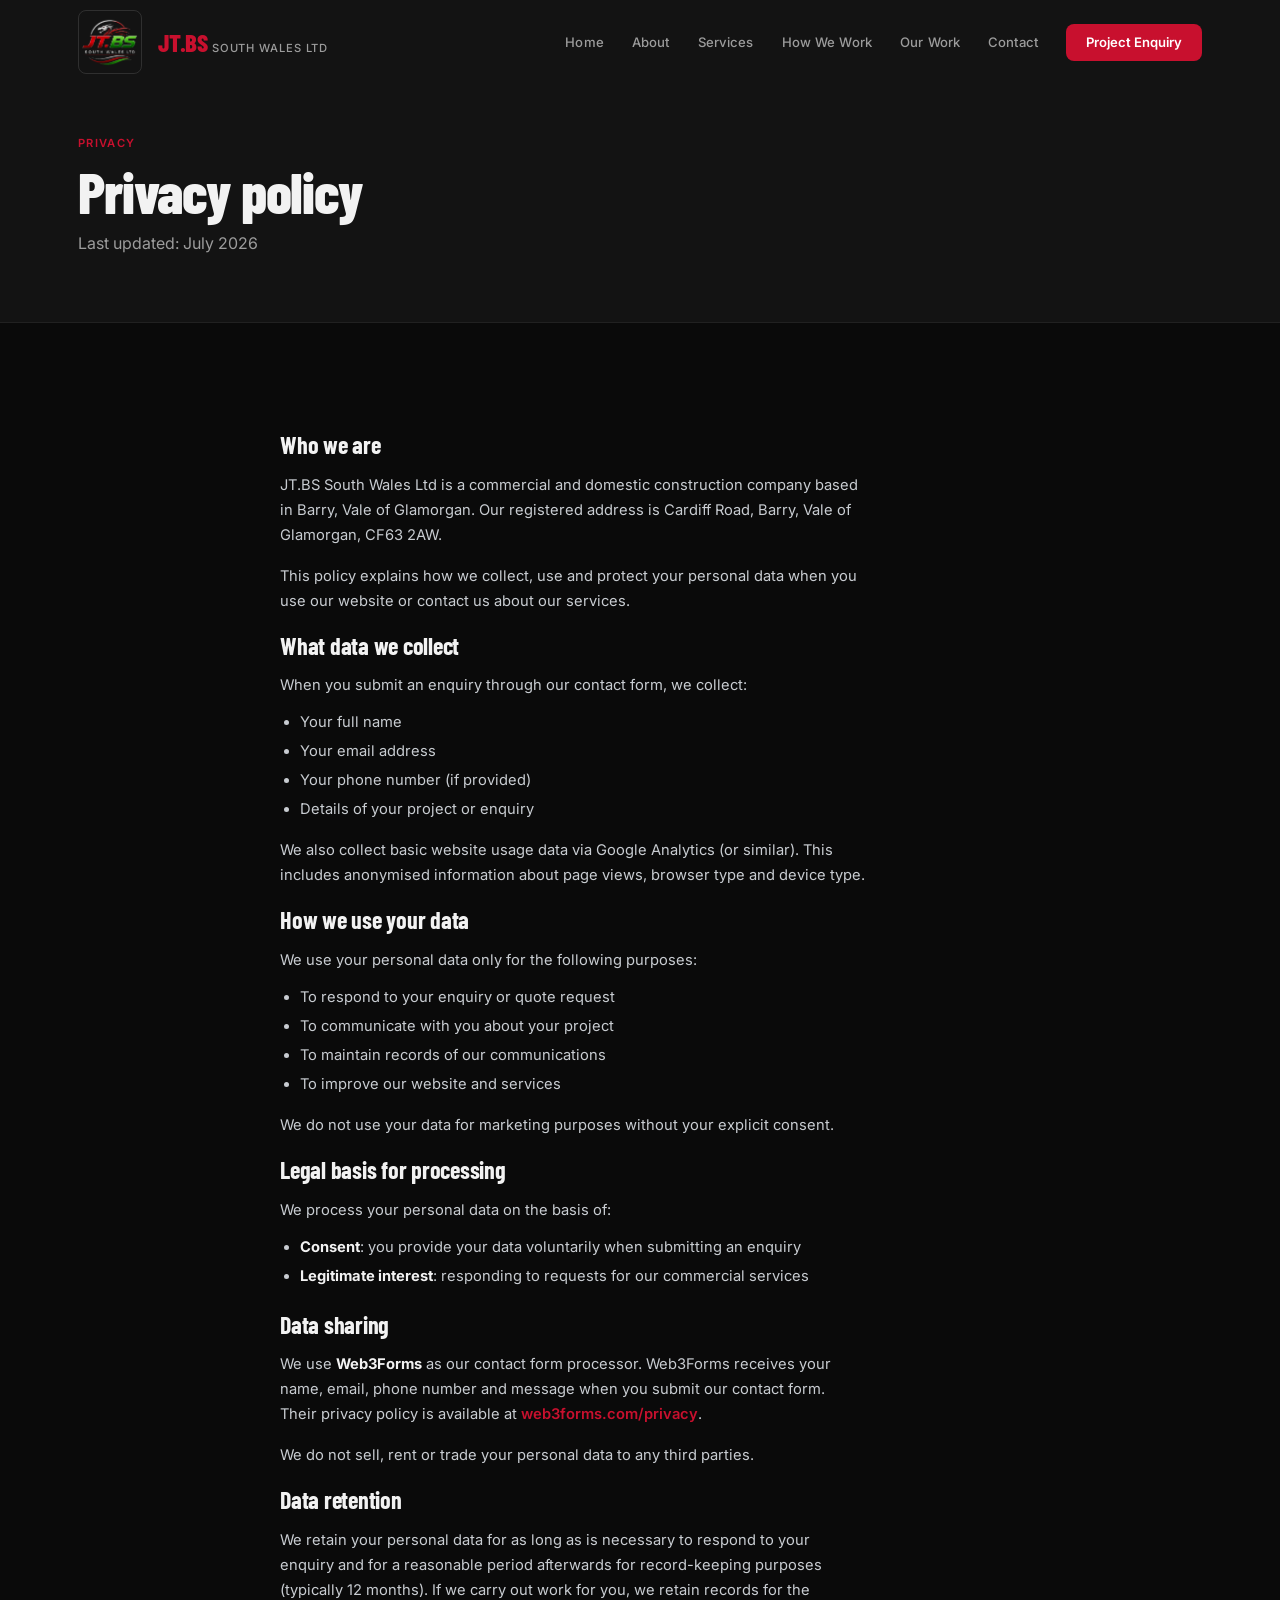
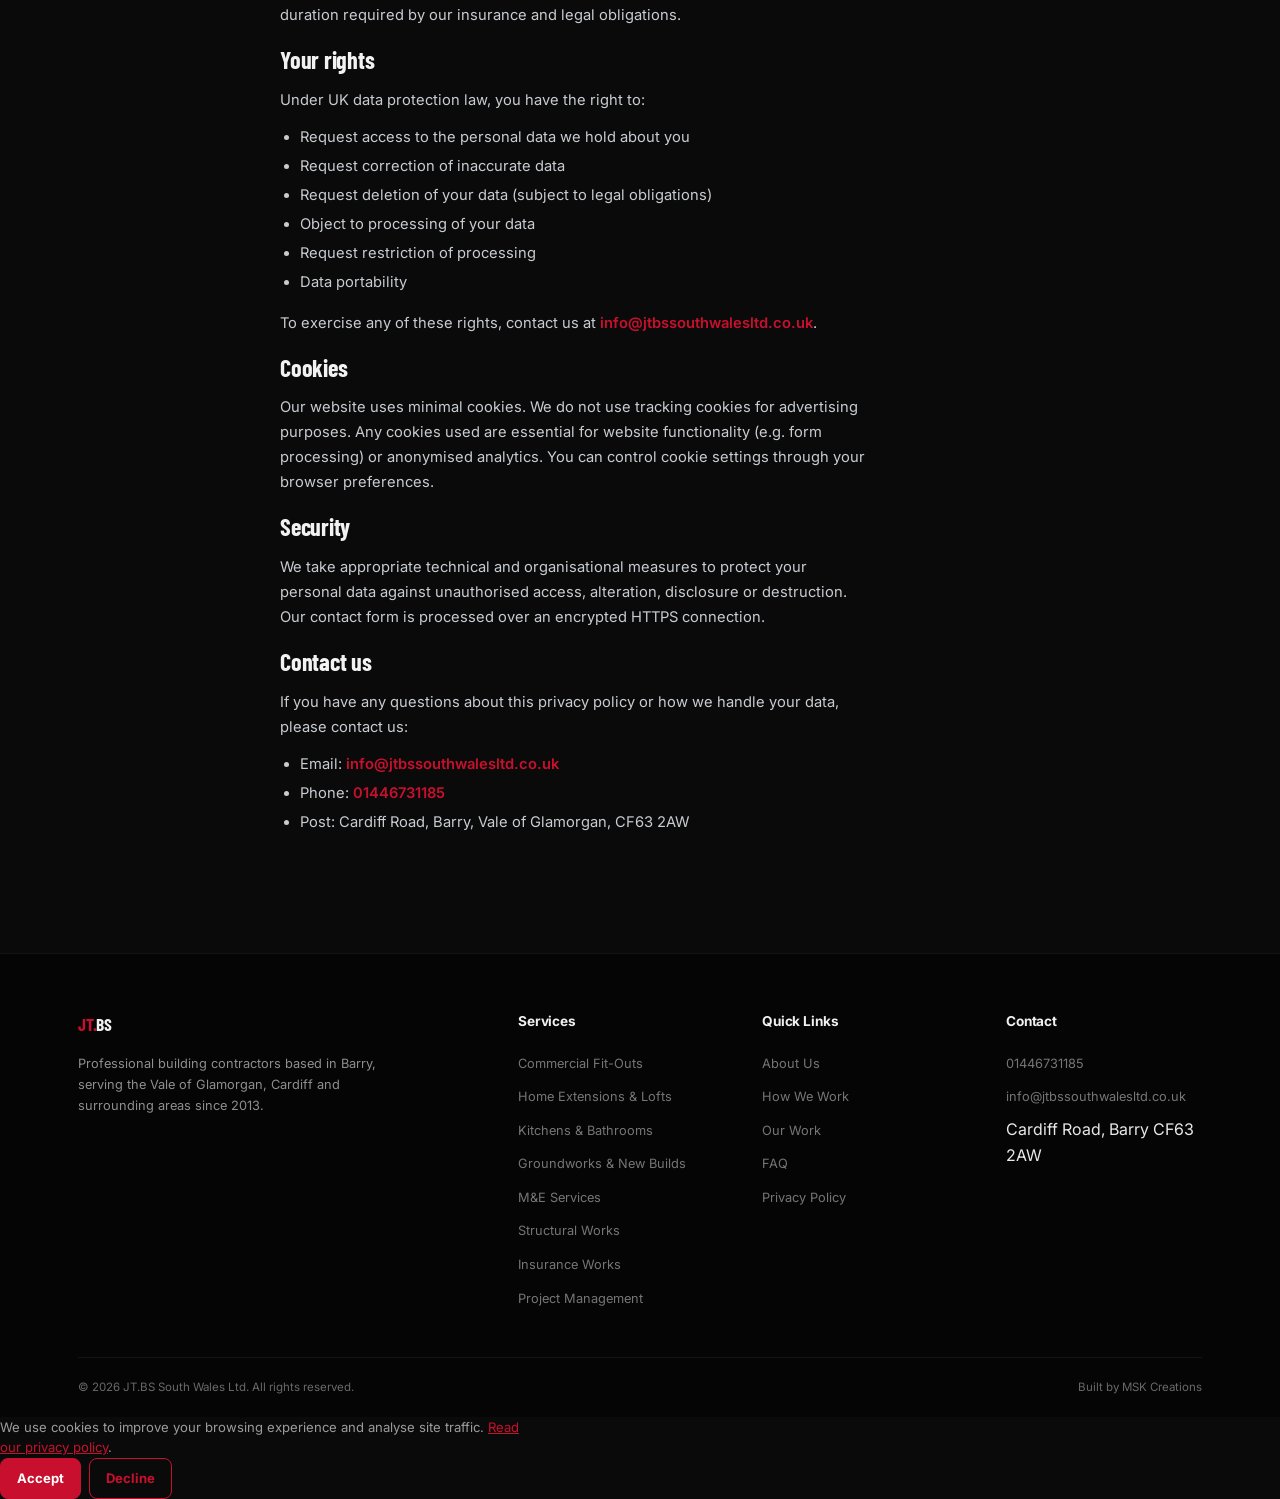
<file: privacy.html>
<!DOCTYPE html>
<html lang="en">
<head>
<meta charset="UTF-8">
<meta name="viewport" content="width=device-width, initial-scale=1.0, viewport-fit=cover">
<title>Privacy Policy | JT.BS South Wales Ltd</title>
<meta name="description" content="Privacy policy for JT.BS South Wales Ltd. How we collect, use and protect your personal data when you contact us through our website.">
<meta name="theme-color" content="#0A0A0A">
<link rel="preconnect" href="https://fonts.googleapis.com">
<link rel="preconnect" href="https://fonts.gstatic.com" crossorigin>
<link href="https://fonts.googleapis.com/css2?family=Barlow+Condensed:wght@600;700;800;900&family=Inter:wght@400;500;600;700&display=swap" rel="stylesheet">
<link rel="stylesheet" href="css/style.css">
<link rel="icon" type="image/x-icon" href="favicon.ico">
<link rel="apple-touch-icon" sizes="180x180" href="images/apple-touch-icon.png">
<!-- Open Graph -->
<meta property="og:type" content="website">
<meta property="og:url" content="https://jtbuildingservices.co.uk/privacy.html">
<meta property="og:title" content="Privacy Policy | JT.BS South Wales Ltd">
<meta property="og:description" content="Privacy policy for JT.BS South Wales Ltd — how we collect, use and protect your personal data via the website contact form.">
<meta name="robots" content="noindex">
</head>
<body>

<a href="#main" class="skip-link">Skip to main content</a>

<nav id="nav">
  <div class="container nav-inner">
    <a href="index.html" class="nav-logo">
      <img src="images/logo.png" alt="JT.BS South Wales Ltd">
      <div class="nav-logo-text">
        <strong>JT.BS</strong>
        <span>South Wales Ltd</span>
      </div>
    </a>
    <div class="nav-right">
      <div class="nav-links">
        <a href="index.html">Home</a>
        <a href="about.html">About</a>
        <a href="services.html">Services</a>
        <a href="process.html">How We Work</a>
        <a href="projects.html">Our Work</a>
        <a href="contact.html">Contact</a>
      </div>
      <a href="contact.html" class="nav-cta">Project Enquiry</a>
      <button class="nav-toggle" aria-label="Toggle menu" aria-expanded="false">
        <svg width="24" height="24" viewBox="0 0 24 24" fill="none" stroke="currentColor" stroke-width="2" stroke-linecap="round"><line x1="4" y1="7" x2="20" y2="7"/><line x1="4" y1="12" x2="20" y2="12"/><line x1="4" y1="17" x2="20" y2="17"/></svg>
      </button>
    </div>
  </div>
</nav>

<main id="main">

<!-- PAGE HERO -->
<section class="page-hero">
  <div class="container">
    <span class="tag">Privacy</span>
    <h1>Privacy policy</h1>
    <p>Last updated: July 2026</p>
  </div>
</section>

<!-- CONTENT -->
<section class="section">
  <div class="container">
    <div class="legal-content">
      <div class="rv">
        <h2>Who we are</h2>
        <p>JT.BS South Wales Ltd is a commercial and domestic construction company based in Barry, Vale of Glamorgan. Our registered address is Cardiff Road, Barry, Vale of Glamorgan, CF63 2AW.</p>
        <p>This policy explains how we collect, use and protect your personal data when you use our website or contact us about our services.</p>
      </div>

      <div class="rv rv-1">
        <h2>What data we collect</h2>
        <p>When you submit an enquiry through our contact form, we collect:</p>
        <ul>
          <li>Your full name</li>
          <li>Your email address</li>
          <li>Your phone number (if provided)</li>
          <li>Details of your project or enquiry</li>
        </ul>
        <p>We also collect basic website usage data via Google Analytics (or similar). This includes anonymised information about page views, browser type and device type.</p>
      </div>

      <div class="rv rv-2">
        <h2>How we use your data</h2>
        <p>We use your personal data only for the following purposes:</p>
        <ul>
          <li>To respond to your enquiry or quote request</li>
          <li>To communicate with you about your project</li>
          <li>To maintain records of our communications</li>
          <li>To improve our website and services</li>
        </ul>
        <p>We do not use your data for marketing purposes without your explicit consent.</p>
      </div>

      <div class="rv rv-3">
        <h2>Legal basis for processing</h2>
        <p>We process your personal data on the basis of:</p>
        <ul>
          <li><strong>Consent</strong>: you provide your data voluntarily when submitting an enquiry</li>
          <li><strong>Legitimate interest</strong>: responding to requests for our commercial services</li>
        </ul>
      </div>

      <div class="rv rv-4">
        <h2>Data sharing</h2>
        <p>We use <strong>Web3Forms</strong> as our contact form processor. Web3Forms receives your name, email, phone number and message when you submit our contact form. Their privacy policy is available at <a href="https://web3forms.com/privacy" target="_blank" rel="noopener" style="color:var(--red);font-weight:600">web3forms.com/privacy</a>.</p>
        <p>We do not sell, rent or trade your personal data to any third parties.</p>
      </div>

      <div class="rv rv-5">
        <h2>Data retention</h2>
        <p>We retain your personal data for as long as is necessary to respond to your enquiry and for a reasonable period afterwards for record-keeping purposes (typically 12 months). If we carry out work for you, we retain records for the duration required by our insurance and legal obligations.</p>
      </div>

      <div class="rv rv-6">
        <h2>Your rights</h2>
        <p>Under UK data protection law, you have the right to:</p>
        <ul>
          <li>Request access to the personal data we hold about you</li>
          <li>Request correction of inaccurate data</li>
          <li>Request deletion of your data (subject to legal obligations)</li>
          <li>Object to processing of your data</li>
          <li>Request restriction of processing</li>
          <li>Data portability</li>
        </ul>
        <p>To exercise any of these rights, contact us at <a href="mailto:info@jtbssouthwalesltd.co.uk" style="color:var(--red);font-weight:600">info@jtbssouthwalesltd.co.uk</a>.</p>
      </div>

      <div class="rv rv-7">
        <h2>Cookies</h2>
        <p>Our website uses minimal cookies. We do not use tracking cookies for advertising purposes. Any cookies used are essential for website functionality (e.g. form processing) or anonymised analytics. You can control cookie settings through your browser preferences.</p>
      </div>

      <div class="rv rv-8">
        <h2>Security</h2>
        <p>We take appropriate technical and organisational measures to protect your personal data against unauthorised access, alteration, disclosure or destruction. Our contact form is processed over an encrypted HTTPS connection.</p>
      </div>

      <div class="rv rv-9">
        <h2>Contact us</h2>
        <p>If you have any questions about this privacy policy or how we handle your data, please contact us:</p>
        <ul>
          <li>Email: <a href="mailto:info@jtbssouthwalesltd.co.uk" style="color:var(--red);font-weight:600">info@jtbssouthwalesltd.co.uk</a></li>
          <li>Phone: <a href="tel:01446731185" style="color:var(--red);font-weight:600">01446731185</a></li>
          <li>Post: Cardiff Road, Barry, Vale of Glamorgan, CF63 2AW</li>
        </ul>
      </div>
    </div>
  </div>
</section>

</main>

<footer>
  <div class="container">
    <div class="footer-grid">
      <div>
        <span class="footer-logo"><span>JT.</span>BS</span>
        <p>Professional building contractors based in Barry, serving the Vale of Glamorgan, Cardiff and surrounding areas since 2013.</p>
      </div>
      <div>
        <h4>Services</h4>
        <ul>
          <li><a href="services.html">Commercial Fit-Outs</a></li>
            <li><a href="services.html">Home Extensions &amp; Lofts</a></li>
            <li><a href="services.html">Kitchens &amp; Bathrooms</a></li>
          <li><a href="services.html">Groundworks & New Builds</a></li>
          <li><a href="services.html">M&E Services</a></li>
          <li><a href="services.html">Structural Works</a></li>
          <li><a href="services.html">Insurance Works</a></li>
          <li><a href="services.html">Project Management</a></li>
        </ul>
      </div>
      <div>
        <h4>Quick Links</h4>
        <ul>
          <li><a href="about.html">About Us</a></li>
          <li><a href="process.html">How We Work</a></li>
          <li><a href="projects.html">Our Work</a></li>
          <li><a href="faq.html">FAQ</a></li>
          <li><a href="privacy.html">Privacy Policy</a></li>
        </ul>
      </div>
      <div>
        <h4>Contact</h4>
        <ul>
          <li><a href="tel:01446731185">01446731185</a></li>
          <li><a href="mailto:info@jtbssouthwalesltd.co.uk">info@jtbssouthwalesltd.co.uk</a></li>
          <li>Cardiff Road, Barry CF63 2AW</li>
        </ul>
      </div>
    </div>
    <div class="footer-bot">
      <span>&copy; 2026 JT.BS South Wales Ltd. All rights reserved.</span>
      <span>Built by MSK Creations</span>
    </div>
  </div>
</footer>

<div class="sticky-call">
  <a href="tel:01446731185" aria-label="Call us on 01446731185">
    <svg viewBox="0 0 24 24" fill="none" stroke="currentColor" stroke-width="2"><path d="M22 16.92v3a2 2 0 01-2.18 2 19.79 19.79 0 01-8.63-3.07 19.5 19.5 0 01-6-6 19.79 19.79 0 01-3.07-8.67A2 2 0 014.11 2h3a2 2 0 012 1.72 12.84 12.84 0 00.7 2.81 2 2 0 01-.45 2.11L8.09 9.91a16 16 0 006 6l1.27-1.27a2 2 0 012.11-.45 12.84 12.84 0 002.81.7A2 2 0 0122 16.92z"/></svg>
    Call 01446731185
  </a>
</div>
<script src="js/script.js?v=4"></script>
</body>
</html>
</file>
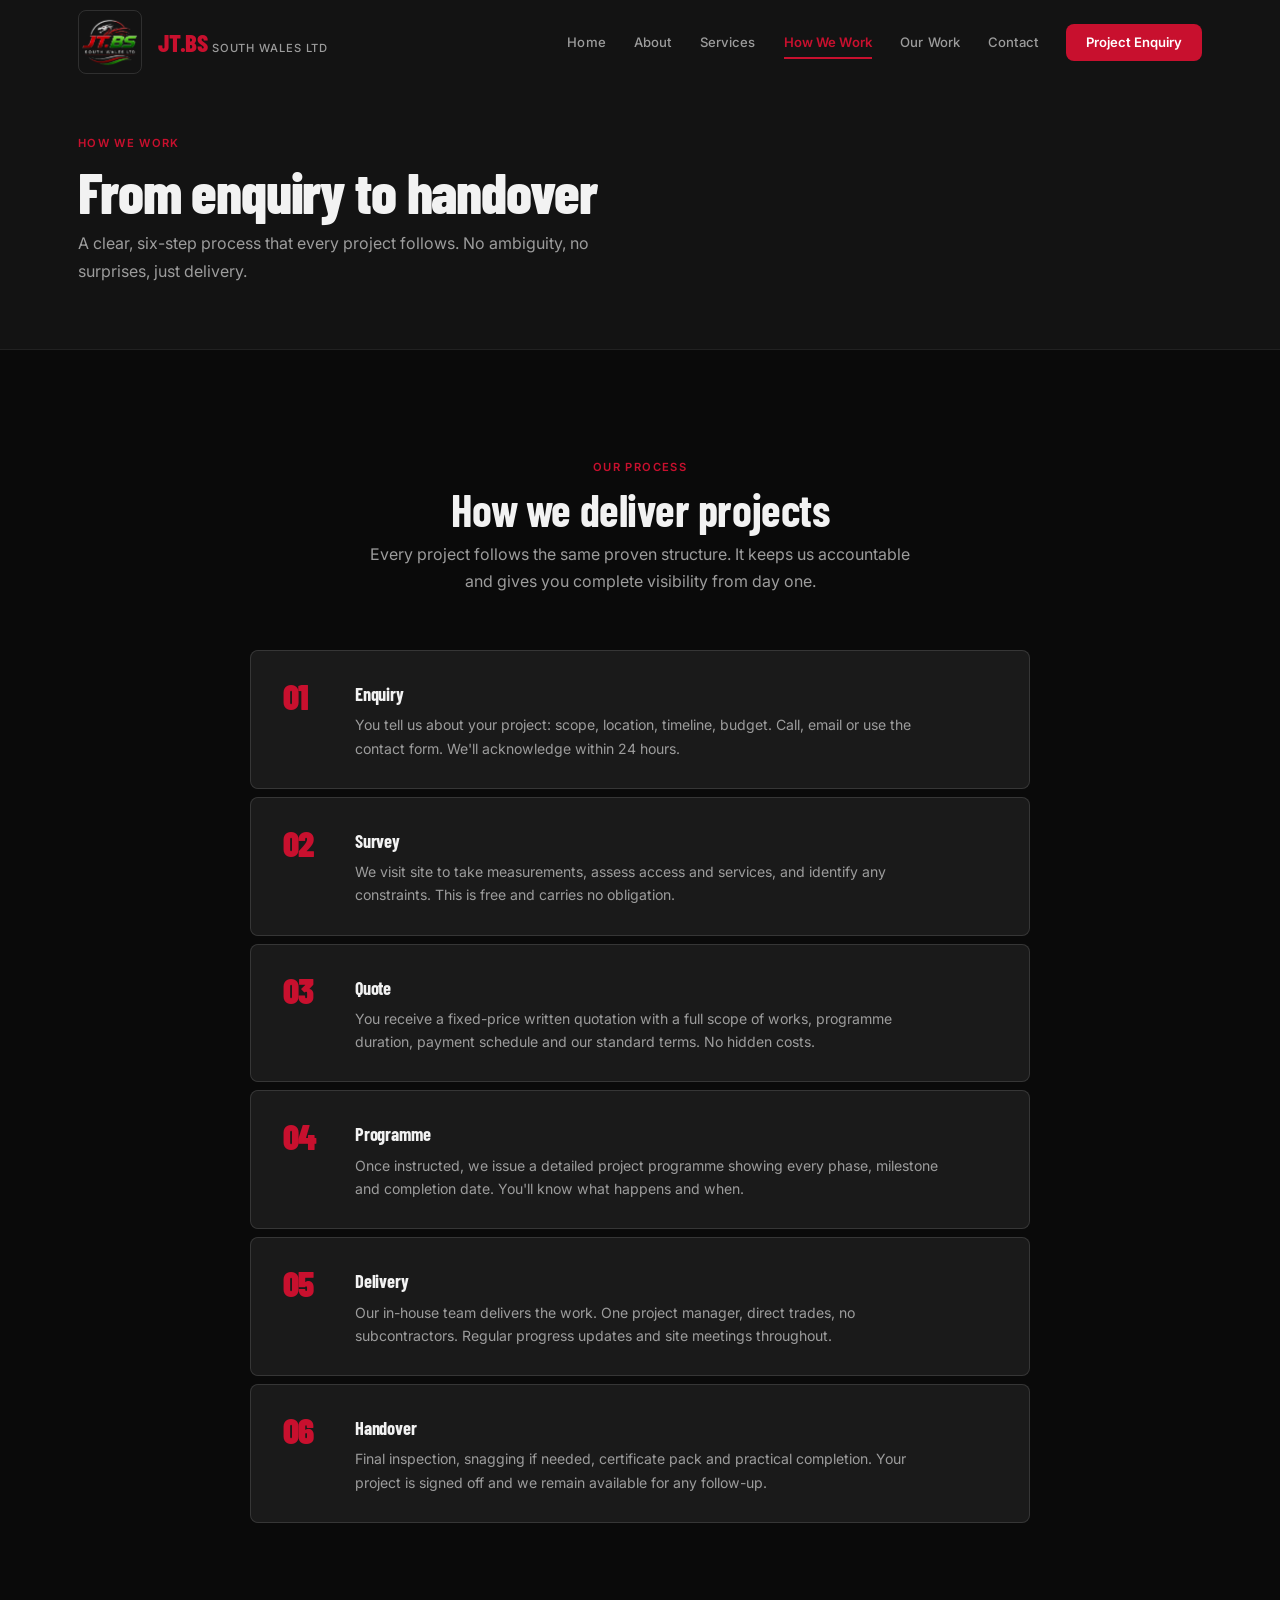
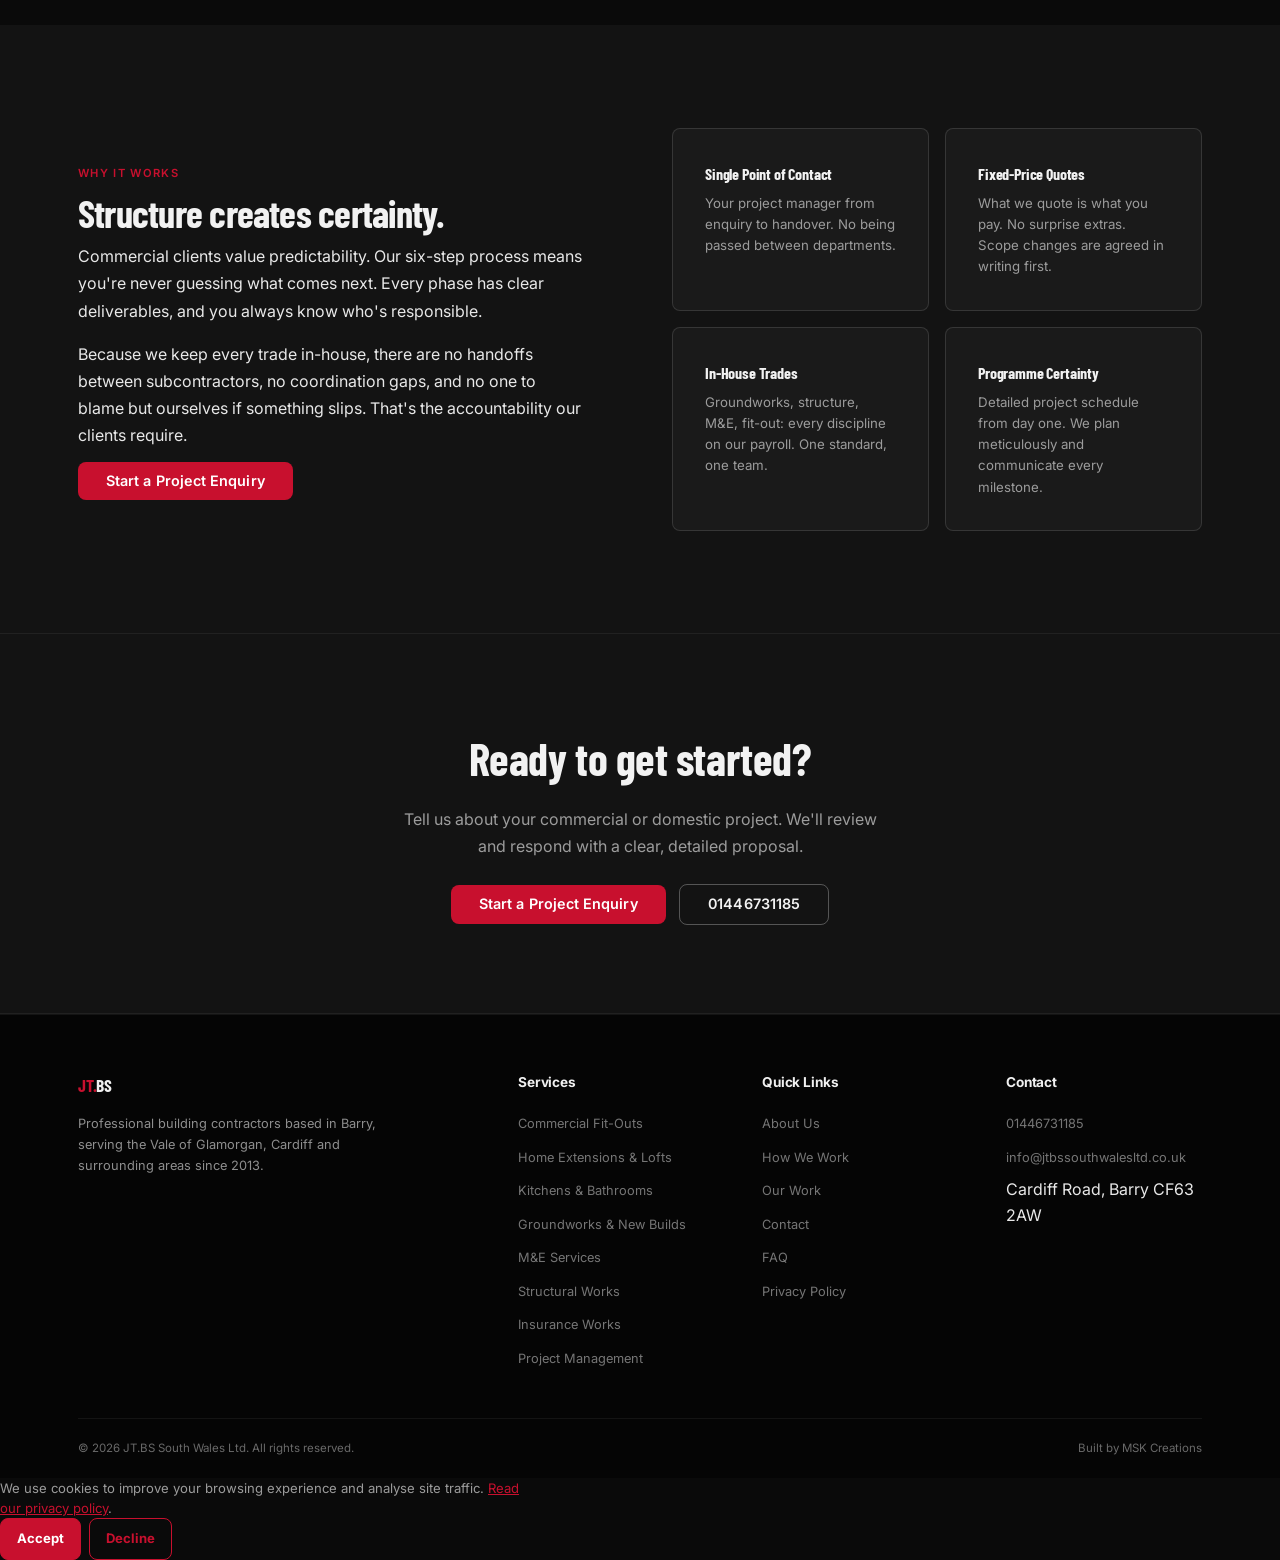
<file: process.html>
<!DOCTYPE html>
<html lang="en">
<head>
<meta charset="UTF-8">
<meta name="viewport" content="width=device-width, initial-scale=1.0, viewport-fit=cover">
<title>How We Work | JT.BS South Wales Ltd | Commercial &amp; Domestic Process</title>
<meta name="description" content="Our commercial and domestic construction process: enquiry, survey, quote, programme, delivery and handover. Every project managed end to end by our in-house team.">
<meta name="theme-color" content="#0A0A0A">
<link rel="preconnect" href="https://fonts.googleapis.com">
<link rel="preconnect" href="https://fonts.gstatic.com" crossorigin>
<link href="https://fonts.googleapis.com/css2?family=Barlow+Condensed:wght@600;700;800;900&family=Inter:wght@400;500;600;700&display=swap" rel="stylesheet">
<link rel="stylesheet" href="css/style.css">
<link rel="icon" type="image/x-icon" href="favicon.ico">
<link rel="apple-touch-icon" sizes="180x180" href="images/apple-touch-icon.png">
<!-- Open Graph -->
<meta property="og:type" content="website">
<meta property="og:url" content="https://jtbuildingservices.co.uk/process.html">
<meta property="og:title" content="How We Work | JT.BS South Wales Ltd | Commercial &amp; Domestic Process">
<meta property="og:description" content="Our commercial and domestic construction process: enquiry, survey, quote, programme, delivery and handover. Every project managed end to end by our in-house team.">
<!-- Twitter Card -->
<meta name="twitter:card" content="summary_large_image">
<meta name="twitter:title" content="How We Work | JT.BS South Wales Ltd">
<meta name="twitter:description" content="Our commercial and domestic construction process: enquiry, survey, quote, programme, delivery and handover. Every project managed end to end by our in-house team.">
<link rel="canonical" href="https://jtbuildingservices.co.uk/process.html">
</head>
<body>

<a href="#main" class="skip-link">Skip to main content</a>

<nav id="nav">
  <div class="container nav-inner">
    <a href="index.html" class="nav-logo">
      <img src="images/logo.png" alt="JT.BS South Wales Ltd">
      <div class="nav-logo-text">
        <strong>JT.BS</strong>
        <span>South Wales Ltd</span>
      </div>
    </a>
    <div class="nav-right">
      <div class="nav-links">
        <a href="index.html">Home</a>
        <a href="about.html">About</a>
        <a href="services.html">Services</a>
        <a href="process.html">How We Work</a>
        <a href="projects.html">Our Work</a>
        <a href="contact.html">Contact</a>
      </div>
      <a href="contact.html" class="nav-cta">Project Enquiry</a>
      <button class="nav-toggle" aria-label="Toggle menu" aria-expanded="false">
        <svg width="24" height="24" viewBox="0 0 24 24" fill="none" stroke="currentColor" stroke-width="2" stroke-linecap="round"><line x1="4" y1="7" x2="20" y2="7"/><line x1="4" y1="12" x2="20" y2="12"/><line x1="4" y1="17" x2="20" y2="17"/></svg>
      </button>
    </div>
  </div>
</nav>

<main id="main">

<!-- PAGE HERO -->
<section class="page-hero">
  <div class="container">
    <span class="tag">How We Work</span>
    <h1>From enquiry to handover</h1>
    <p>A clear, six-step process that every project follows. No ambiguity, no surprises, just delivery.</p>
  </div>
</section>

<!-- PROCESS -->
<section class="section">
  <div class="container">
    <div class="section-title text-center">
      <span class="tag">Our Process</span>
      <h2>How we deliver projects</h2>
      <p>Every project follows the same proven structure. It keeps us accountable and gives you complete visibility from day one.</p>
    </div>
    <div class="process-steps">
      <div class="process-step rv">
        <div class="ps-num">01</div>
        <div class="ps-body">
          <h3>Enquiry</h3>
          <p>You tell us about your project: scope, location, timeline, budget. Call, email or use the contact form. We'll acknowledge within 24 hours.</p>
        </div>
      </div>
      <div class="process-step rv rv-1">
        <div class="ps-num">02</div>
        <div class="ps-body">
          <h3>Survey</h3>
          <p>We visit site to take measurements, assess access and services, and identify any constraints. This is free and carries no obligation.</p>
        </div>
      </div>
      <div class="process-step rv rv-2">
        <div class="ps-num">03</div>
        <div class="ps-body">
          <h3>Quote</h3>
          <p>You receive a fixed-price written quotation with a full scope of works, programme duration, payment schedule and our standard terms. No hidden costs.</p>
        </div>
      </div>
      <div class="process-step rv rv-3">
        <div class="ps-num">04</div>
        <div class="ps-body">
          <h3>Programme</h3>
          <p>Once instructed, we issue a detailed project programme showing every phase, milestone and completion date. You'll know what happens and when.</p>
        </div>
      </div>
      <div class="process-step rv rv-4">
        <div class="ps-num">05</div>
        <div class="ps-body">
          <h3>Delivery</h3>
          <p>Our in-house team delivers the work. One project manager, direct trades, no subcontractors. Regular progress updates and site meetings throughout.</p>
        </div>
      </div>
      <div class="process-step rv rv-5">
        <div class="ps-num">06</div>
        <div class="ps-body">
          <h3>Handover</h3>
          <p>Final inspection, snagging if needed, certificate pack and practical completion. Your project is signed off and we remain available for any follow-up.</p>
        </div>
      </div>
    </div>
  </div>
</section>

<!-- WHY PROCESS MATTERS -->
<section class="section section-alt">
  <div class="container">
    <div style="display:grid;grid-template-columns:1fr 1fr;gap:clamp(2rem,5vw,4rem);align-items:center">
      <div class="rv">
        <span class="tag">Why It Works</span>
        <h2 style="font-size:clamp(1.5rem,3vw,2.4rem);font-weight:700;color:var(--ink);letter-spacing:-0.02em;line-height:1.05;margin-bottom:.65rem">Structure creates certainty.</h2>
        <p>Commercial clients value predictability. Our six-step process means you're never guessing what comes next. Every phase has clear deliverables, and you always know who's responsible.</p>
        <p>Because we keep every trade in-house, there are no handoffs between subcontractors, no coordination gaps, and no one to blame but ourselves if something slips. That's the accountability our clients require.</p>
        <a href="contact.html" class="btn btn-red" style="margin-top:.75rem">Start a Project Enquiry</a>
      </div>
      <div class="rv rv-1">
        <div style="display:grid;grid-template-columns:1fr 1fr;gap:1rem">
          <div class="value-card"><h3>Single Point of Contact</h3><p>Your project manager from enquiry to handover. No being passed between departments.</p></div>
          <div class="value-card"><h3>Fixed-Price Quotes</h3><p>What we quote is what you pay. No surprise extras. Scope changes are agreed in writing first.</p></div>
          <div class="value-card"><h3>In-House Trades</h3><p>Groundworks, structure, M&E, fit-out: every discipline on our payroll. One standard, one team.</p></div>
          <div class="value-card"><h3>Programme Certainty</h3><p>Detailed project schedule from day one. We plan meticulously and communicate every milestone.</p></div>
        </div>
      </div>
    </div>
  </div>
</section>

<!-- CTA -->
<section class="cta-block">
  <div class="container">
    <div class="rv">
      <h2>Ready to get started?</h2>
      <p>Tell us about your commercial or domestic project. We'll review and respond with a clear, detailed proposal.</p>
      <a href="contact.html" class="btn btn-red">Start a Project Enquiry</a>
      <a href="tel:01446731185" class="btn btn-outline">01446731185</a>
    </div>
  </div>
</section>

</main>

<footer>
  <div class="container">
    <div class="footer-grid">
      <div>
        <span class="footer-logo"><span>JT.</span>BS</span>
        <p>Professional building contractors based in Barry, serving the Vale of Glamorgan, Cardiff and surrounding areas since 2013.</p>
      </div>
      <div>
        <h4>Services</h4>
        <ul>
          <li><a href="services.html">Commercial Fit-Outs</a></li>
            <li><a href="services.html">Home Extensions &amp; Lofts</a></li>
            <li><a href="services.html">Kitchens &amp; Bathrooms</a></li>
          <li><a href="services.html">Groundworks & New Builds</a></li>
          <li><a href="services.html">M&E Services</a></li>
          <li><a href="services.html">Structural Works</a></li>
          <li><a href="services.html">Insurance Works</a></li>
          <li><a href="services.html">Project Management</a></li>
        </ul>
      </div>
      <div>
        <h4>Quick Links</h4>
        <ul>
          <li><a href="about.html">About Us</a></li>
          <li><a href="process.html">How We Work</a></li>
          <li><a href="projects.html">Our Work</a></li>
          <li><a href="contact.html">Contact</a></li>
          <li><a href="faq.html">FAQ</a></li>
          <li><a href="privacy.html">Privacy Policy</a></li>
        </ul>
      </div>
      <div>
        <h4>Contact</h4>
        <ul>
          <li><a href="tel:01446731185">01446731185</a></li>
          <li><a href="mailto:info@jtbssouthwalesltd.co.uk">info@jtbssouthwalesltd.co.uk</a></li>
          <li>Cardiff Road, Barry CF63 2AW</li>
        </ul>
      </div>
    </div>
    <div class="footer-bot">
      <span>&copy; 2026 JT.BS South Wales Ltd. All rights reserved.</span>
      <span>Built by MSK Creations</span>
    </div>
  </div>
</footer>

<div class="sticky-call">
  <a href="tel:01446731185" aria-label="Call us on 01446731185">
    <svg viewBox="0 0 24 24" fill="none" stroke="currentColor" stroke-width="2"><path d="M22 16.92v3a2 2 0 01-2.18 2 19.79 19.79 0 01-8.63-3.07 19.5 19.5 0 01-6-6 19.79 19.79 0 01-3.07-8.67A2 2 0 014.11 2h3a2 2 0 012 1.72 12.84 12.84 0 00.7 2.81 2 2 0 01-.45 2.11L8.09 9.91a16 16 0 006 6l1.27-1.27a2 2 0 012.11-.45 12.84 12.84 0 002.81.7A2 2 0 0122 16.92z"/></svg>
    Call 01446731185
  </a>
</div>
<script src="js/script.js?v=4"></script>
</body>
</html>
</file>
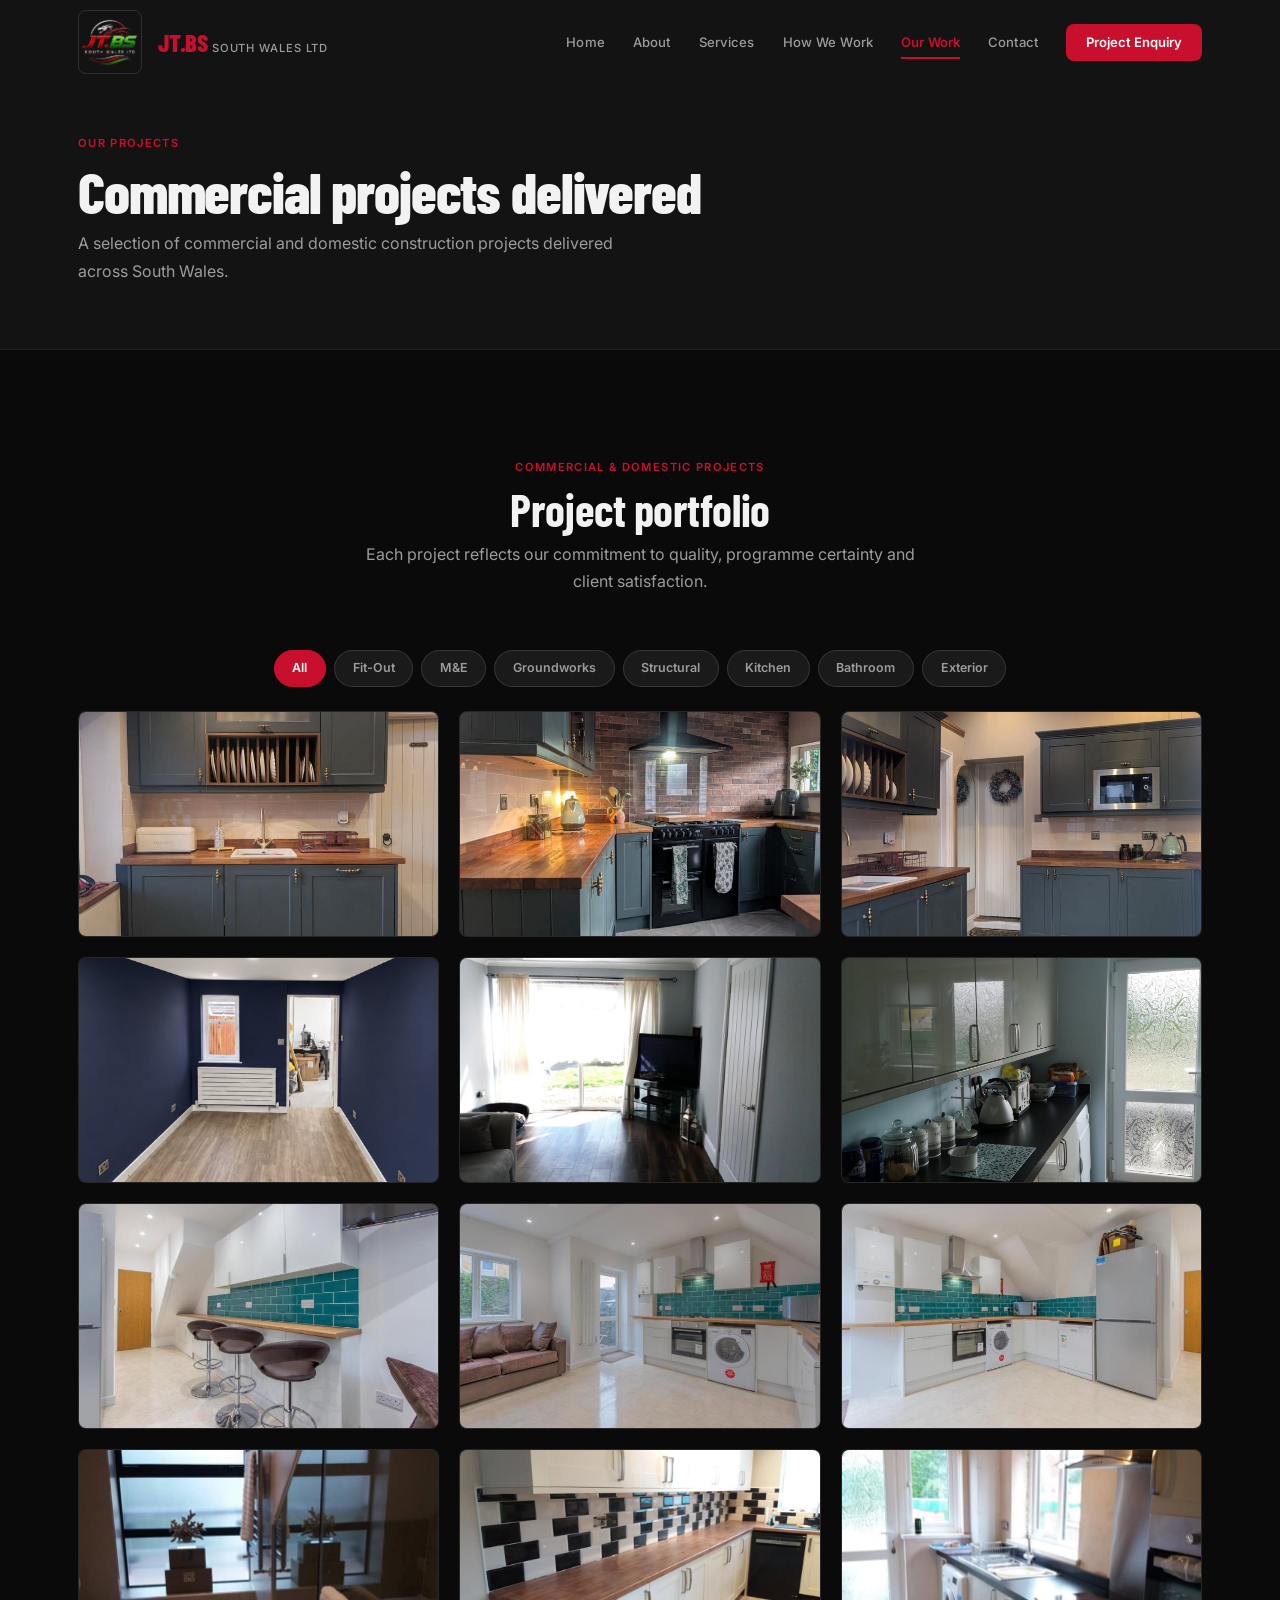
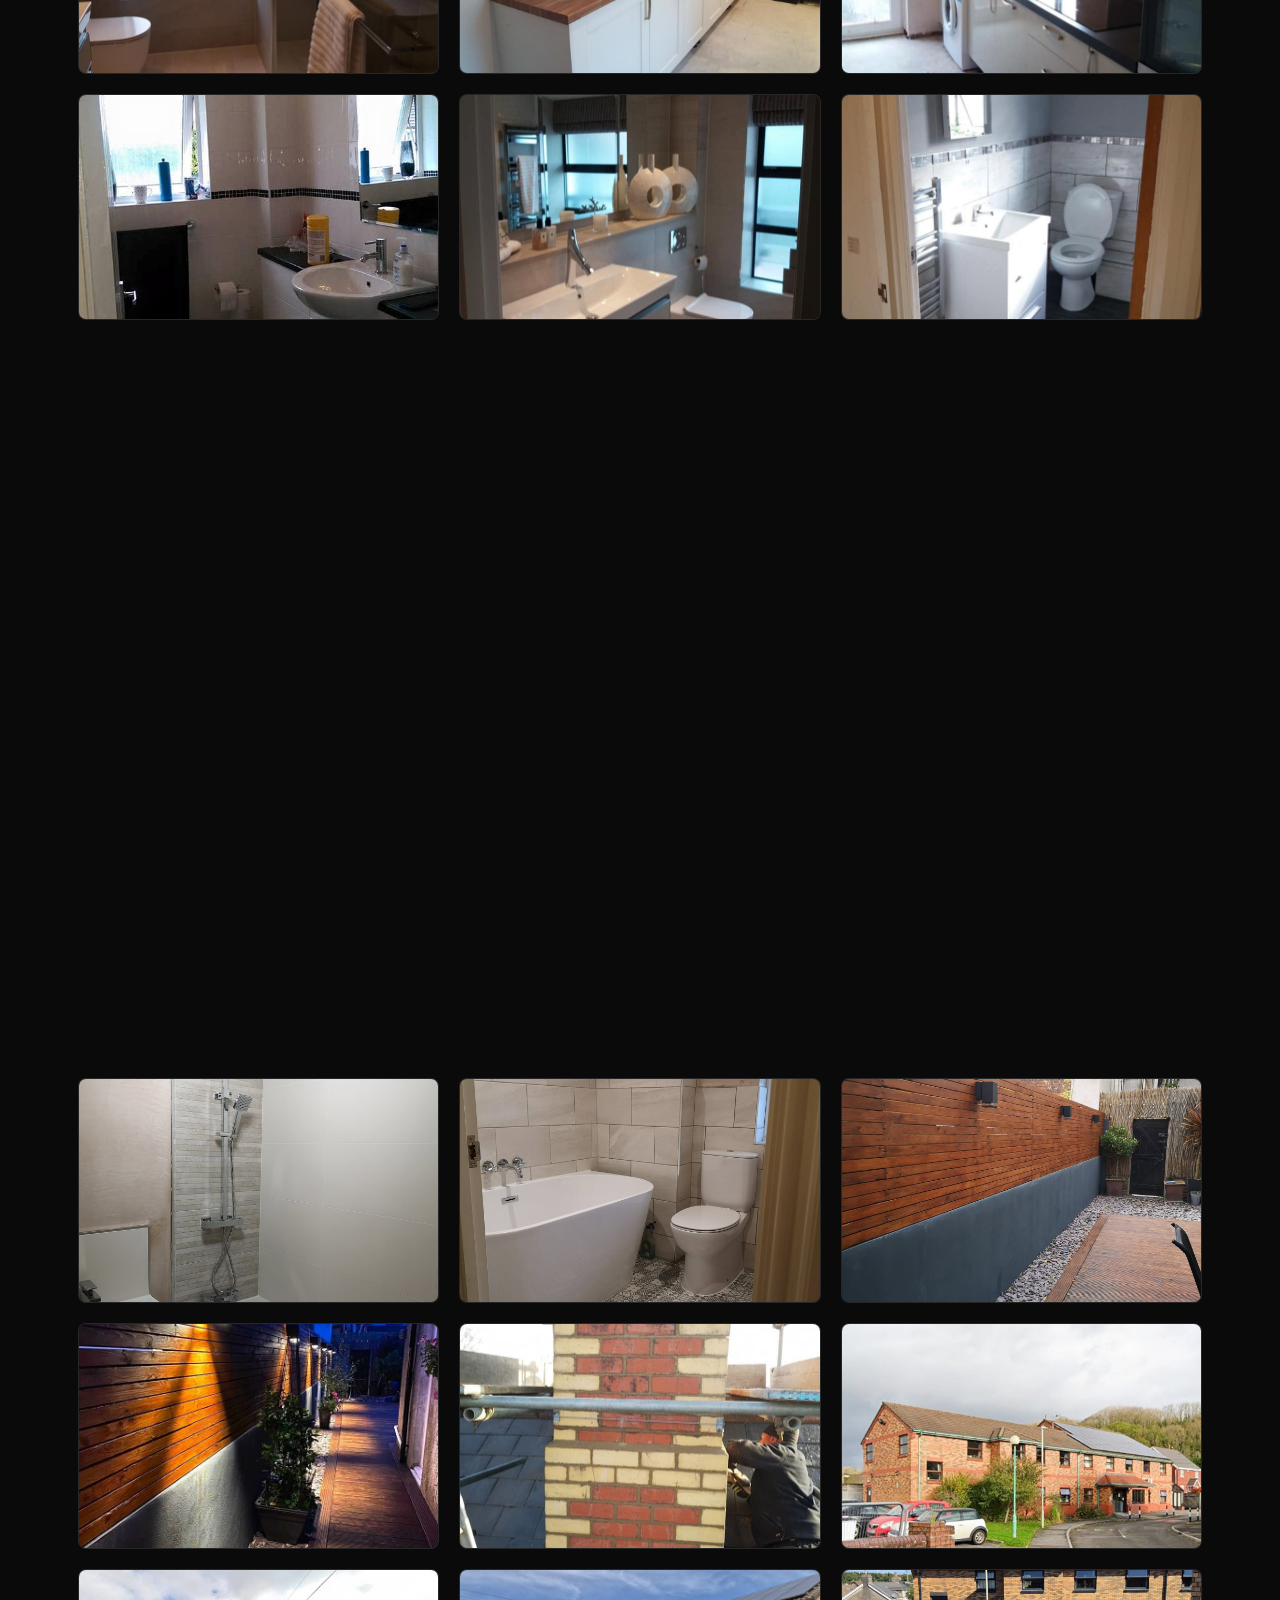
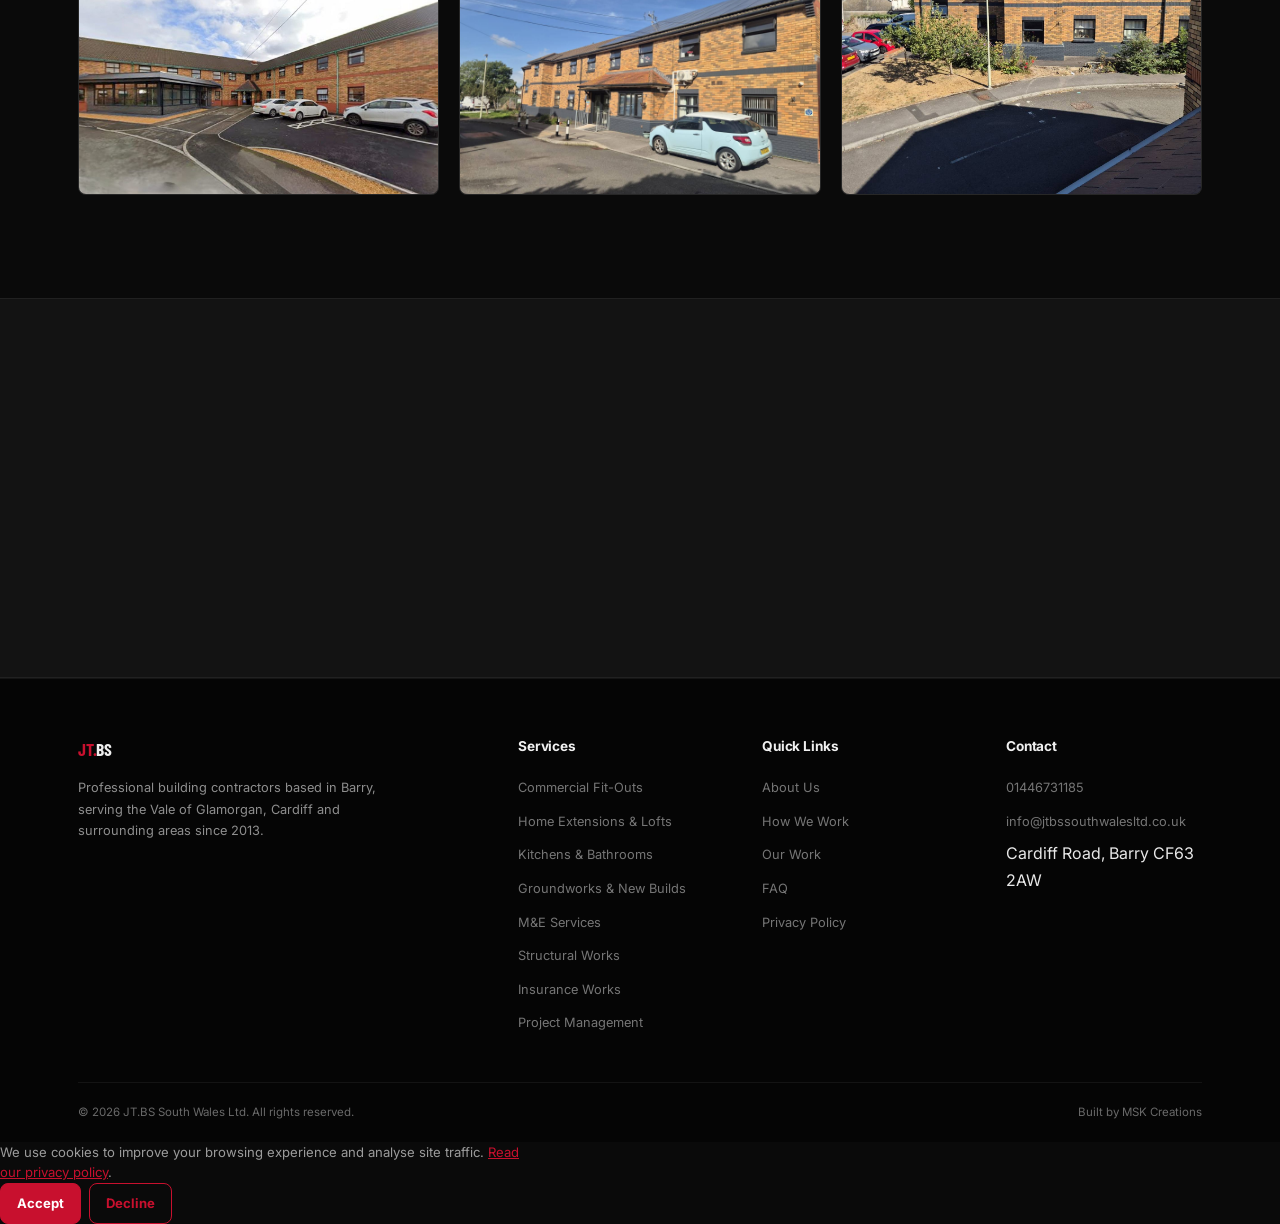
<file: projects.html>
<!DOCTYPE html>
<html lang="en">
<head>
<meta charset="UTF-8">
<meta name="viewport" content="width=device-width, initial-scale=1.0, viewport-fit=cover">
<title>Our Projects | JT.BS South Wales Ltd | Commercial Portfolio</title>
<meta name="description" content="View our commercial construction portfolio across South Wales. Fit-out, refurbishment, groundworks, M&E and structural projects delivered by our in-house team.">
<meta name="theme-color" content="#0A0A0A">
<link rel="preconnect" href="https://fonts.googleapis.com">
<link rel="preconnect" href="https://fonts.gstatic.com" crossorigin>
<link href="https://fonts.googleapis.com/css2?family=Barlow+Condensed:wght@600;700;800;900&family=Inter:wght@400;500;600;700&display=swap" rel="stylesheet">
<link rel="stylesheet" href="css/style.css">
<link rel="icon" type="image/x-icon" href="favicon.ico">
<link rel="apple-touch-icon" sizes="180x180" href="images/apple-touch-icon.png">
<!-- Open Graph -->
<meta property="og:type" content="website">
<meta property="og:url" content="https://jtbuildingservices.co.uk/projects.html">
<meta property="og:title" content="Our Projects | JT.BS South Wales Ltd | Commercial Portfolio">
<meta property="og:description" content="View our commercial construction portfolio across South Wales. Fit-out, refurbishment, groundworks, M&E and structural projects delivered by our in-house team.">
<!-- Twitter Card -->
<meta name="twitter:card" content="summary_large_image">
<meta name="twitter:title" content="Our Projects | JT.BS South Wales Ltd">
<meta name="twitter:description" content="View our commercial construction portfolio across South Wales. Fit-out, refurbishment, groundworks, M&E and structural projects delivered by our in-house team.">
<link rel="canonical" href="https://jtbuildingservices.co.uk/projects.html">
</head>
<body>

<a href="#main" class="skip-link">Skip to main content</a>

<nav id="nav">
  <div class="container nav-inner">
    <a href="index.html" class="nav-logo">
      <img src="images/logo.png" alt="JT.BS South Wales Ltd">
      <div class="nav-logo-text">
        <strong>JT.BS</strong>
        <span>South Wales Ltd</span>
      </div>
    </a>
    <div class="nav-right">
      <div class="nav-links">
        <a href="index.html">Home</a>
        <a href="about.html">About</a>
        <a href="services.html">Services</a>
        <a href="process.html">How We Work</a>
        <a href="projects.html">Our Work</a>
        <a href="contact.html">Contact</a>
      </div>
      <a href="contact.html" class="nav-cta">Project Enquiry</a>
      <button class="nav-toggle" aria-label="Toggle menu" aria-expanded="false">
        <svg width="24" height="24" viewBox="0 0 24 24" fill="none" stroke="currentColor" stroke-width="2" stroke-linecap="round"><line x1="4" y1="7" x2="20" y2="7"/><line x1="4" y1="12" x2="20" y2="12"/><line x1="4" y1="17" x2="20" y2="17"/></svg>
      </button>
    </div>
  </div>
</nav>

<main id="main">

<!-- PAGE HERO -->
<section class="page-hero">
  <div class="container">
    <span class="tag">Our Projects</span>
    <h1>Commercial projects delivered</h1>
    <p>A selection of commercial and domestic construction projects delivered across South Wales.</p>
  </div>
</section>

<!-- GALLERY -->
<section class="section">
  <div class="container">
    <div class="section-title text-center">
      <span class="tag">Commercial &amp; Domestic Projects</span>
      <h2>Project portfolio</h2>
      <p>Each project reflects our commitment to quality, programme certainty and client satisfaction.</p>
    </div>
    <div class="filter-bar text-center">
      <button class="filter-btn active" data-filter="all">All</button>
      <button class="filter-btn" data-filter="fitout">Fit-Out</button>
      <button class="filter-btn" data-filter="me">M&E</button>
      <button class="filter-btn" data-filter="groundworks">Groundworks</button>
      <button class="filter-btn" data-filter="structural">Structural</button>
      <button class="filter-btn" data-filter="kitchen">Kitchen</button>
      <button class="filter-btn" data-filter="bathroom">Bathroom</button>
      <button class="filter-btn" data-filter="exterior">Exterior</button>
    </div>
    <div class="gallery-grid" id="project-gallery">
      <div class="project-card rv" data-filter="fitout"><img src="images/website/good-3.jpeg" alt="Commercial fit-out project, modern office interior" loading="lazy"><div class="overlay"><span class="project-tag">Fit-Out</span><h3>Commercial Fit-Out</h3></div></div>
      <div class="project-card rv rv-3" data-filter="me"><img src="images/website/good-6.jpeg" alt="M&E installation project, commercial electrical and mechanical systems" loading="lazy"><div class="overlay"><span class="project-tag">M&E</span><h3>M&E Installation</h3></div></div>
      <div class="project-card rv" data-filter="groundworks"><img src="images/social/burst-6.jpeg" alt="Groundworks project, site foundations and ground preparation" loading="lazy"><div class="overlay"><span class="project-tag">Groundworks</span><h3>Groundworks & Foundations</h3></div></div>
      <div class="project-card rv rv-1" data-filter="structural"><img src="images/website/site-shot-E_1080x993.jpeg" alt="Structural shell project, steel frame and masonry construction" loading="lazy"><div class="overlay"><span class="project-tag">Structural</span><h3>Structural Shell</h3></div></div>
      <div class="project-card rv" data-filter="structural"><img src="images/website/real-photo-1.jpg" alt="Structural works, site construction progress" loading="lazy"><div class="overlay"><span class="project-tag">Structural</span><h3>Site Construction</h3></div></div>
      <div class="project-card rv rv-1" data-filter="kitchen"><img src="images/kitchen/kitchen-01.jpg" alt="Kitchen fit-out, modern units and worktop installation" loading="lazy"><div class="overlay"><span class="project-tag">Kitchen</span><h3>Kitchen Fit-Out</h3></div></div>
      <div class="project-card rv rv-2" data-filter="kitchen"><img src="images/kitchen/kitchen-02.jpg" alt="Kitchen installation, cabinetry and appliance fit-out" loading="lazy"><div class="overlay"><span class="project-tag">Kitchen</span><h3>Kitchen Installation</h3></div></div>
      <div class="project-card rv rv-3" data-filter="kitchen"><img src="images/kitchen/kitchen-03.jpg" alt="Kitchen refurbishment, cabinetry installation in progress" loading="lazy"><div class="overlay"><span class="project-tag">Kitchen</span><h3>Kitchen Refurbishment</h3></div></div>
      <div class="project-card rv rv-4" data-filter="kitchen"><img src="images/kitchen/kitchen-04.jpg" alt="Kitchen refit, completed units and worktop installation" loading="lazy"><div class="overlay"><span class="project-tag">Kitchen</span><h3>Kitchen Refit</h3></div></div>
      <div class="project-card rv" data-filter="bathroom"><img src="images/bathroom/bath-01.jpg" alt="Bathroom refurbishment, full tiling and fixtures" loading="lazy"><div class="overlay"><span class="project-tag">Bathroom</span><h3>Bathroom Full Refit</h3></div></div>
      <div class="project-card rv rv-1" data-filter="bathroom"><img src="images/bathroom/bath-02.jpg" alt="Bathroom renovation, new suite installation" loading="lazy"><div class="overlay"><span class="project-tag">Bathroom</span><h3>Bathroom Renovation</h3></div></div>
      <div class="project-card rv rv-2" data-filter="bathroom"><img src="images/bathroom/bath-03.jpg" alt="Bathroom fit-out, tiling and sanitaryware" loading="lazy"><div class="overlay"><span class="project-tag">Bathroom</span><h3>Bathroom Fit-Out</h3></div></div>
      <div class="project-card rv rv-3" data-filter="bathroom"><img src="images/bathroom/bath-04.jpg" alt="Bathroom works, surface tiling renovation" loading="lazy"><div class="overlay"><span class="project-tag">Bathroom</span><h3>Tiling & Surfacing</h3></div></div>
      <div class="project-card rv rv-4" data-filter="bathroom"><img src="images/bathroom/bath-05.jpg" alt="Bathroom refurb, wet and dry areas finished" loading="lazy"><div class="overlay"><span class="project-tag">Bathroom</span><h3>Wet Area Refurb</h3></div></div>
      <div class="project-card rv" data-filter="bathroom"><img src="images/bathroom/bath-06.jpg" alt="Bathroom renovation, tiling and plumbing works" loading="lazy"><div class="overlay"><span class="project-tag">Bathroom</span><h3>Bathroom Renovation</h3></div></div>
      <div class="project-card rv rv-1" data-filter="bathroom"><img src="images/bathroom/bath-07.jpg" alt="Bathroom installation, new suite and tiling" loading="lazy"><div class="overlay"><span class="project-tag">Bathroom</span><h3>Suite Installation</h3></div></div>
      <div class="project-card rv rv-2" data-filter="bathroom"><img src="images/bathroom/bath-08.jpg" alt="Bathroom refurbishment, wet area tiling" loading="lazy"><div class="overlay"><span class="project-tag">Bathroom</span><h3>Wet Area Tiling</h3></div></div>
      <div class="project-card rv rv-3" data-filter="bathroom"><img src="images/bathroom/bath-09.jpg" alt="Bathroom fit-out, sanitaryware and tiling" loading="lazy"><div class="overlay"><span class="project-tag">Bathroom</span><h3>Sanitaryware Fit-Out</h3></div></div>
      <div class="project-card rv rv-4" data-filter="bathroom"><img src="images/bathroom/bath-10.jpg" alt="Bathroom renovation, modern finishes" loading="lazy"><div class="overlay"><span class="project-tag">Bathroom</span><h3>Modern Renovation</h3></div></div>
      <div class="project-card rv" data-filter="bathroom"><img src="images/bathroom/bath-11.jpg" alt="Bathroom works, tiling and fixtures install" loading="lazy"><div class="overlay"><span class="project-tag">Bathroom</span><h3>Bathroom Works</h3></div></div>
      <div class="project-card rv rv-1" data-filter="bathroom"><img src="images/bathroom/bath-12.jpg" alt="Bathroom refurbishment, suite install and tiling" loading="lazy"><div class="overlay"><span class="project-tag">Bathroom</span><h3>Bathroom Refurbishment</h3></div></div>
      <div class="project-card rv rv-2" data-filter="bathroom"><img src="images/bathroom/bath-13.jpg" alt="Bathroom renovation, fittings and tiling" loading="lazy"><div class="overlay"><span class="project-tag">Bathroom</span><h3>Bathroom Renovation</h3></div></div>
      <div class="project-card rv rv-3" data-filter="bathroom"><img src="images/bathroom/bath-14.jpg" alt="Bathroom fit-out, shower and sanitaryware" loading="lazy"><div class="overlay"><span class="project-tag">Bathroom</span><h3>Shower & Sanitaryware</h3></div></div>
      <div class="project-card rv rv-4" data-filter="bathroom"><img src="images/bathroom/bath-15.jpg" alt="Bathroom refurb, plumbing and tiling works" loading="lazy"><div class="overlay"><span class="project-tag">Bathroom</span><h3>Plumbing & Tiling</h3></div></div>
      <div class="project-card rv" data-filter="bathroom"><img src="images/bathroom/bath-16.jpg" alt="Bathroom renovation, complete refit" loading="lazy"><div class="overlay"><span class="project-tag">Bathroom</span><h3>Complete Bathroom Refit</h3></div></div>
      <div class="project-card rv rv-1" data-filter="bathroom"><img src="images/bathroom/bath-17.jpg" alt="Bathroom works, final fit-out and finishes" loading="lazy"><div class="overlay"><span class="project-tag">Bathroom</span><h3>Final Fit-Out</h3></div></div>
      <div class="project-card rv rv-2" data-filter="exterior"><img src="images/outdoors/out-01.jpg" alt="Exterior works, building exterior and grounds" loading="lazy"><div class="overlay"><span class="project-tag">Exterior</span><h3>Exterior Works</h3></div></div>
      <div class="project-card rv rv-3" data-filter="exterior"><img src="images/outdoors/out-02.jpg" alt="External works, masonry and building exterior" loading="lazy"><div class="overlay"><span class="project-tag">Exterior</span><h3>External Building Works</h3></div></div>
      <div class="project-card rv rv-4" data-filter="exterior"><img src="images/outdoors/out-03.jpg" alt="Exterior finishes, cladding and grounds" loading="lazy"><div class="overlay"><span class="project-tag">Exterior</span><h3>Exterior Finishes</h3></div></div>
      <div class="project-card rv" data-filter="exterior"><img src="images/website/care-01.jpg" alt="Commercial project, solar panel installation and new external paving to a care facility in South Wales" loading="lazy"><div class="overlay"><span class="project-tag">Exterior</span><h3>Solar PV &amp; External Works</h3></div></div>
      <div class="project-card rv rv-1" data-filter="exterior"><img src="images/website/care-02.jpg" alt="Commercial project, new glazed entrance canopy and resurfaced car park with accessible parking bays" loading="lazy"><div class="overlay"><span class="project-tag">Exterior</span><h3>Entrance Canopy &amp; Car Park</h3></div></div>
      <div class="project-card rv rv-2" data-filter="exterior"><img src="images/website/care-03.jpg" alt="Commercial refurbishment, main entrance elevation with tiled porch, ramp and new pathway" loading="lazy"><div class="overlay"><span class="project-tag">Exterior</span><h3>Main Entrance Refurbishment</h3></div></div>
      <div class="project-card rv rv-3" data-filter="exterior"><img src="images/website/care-04.jpg" alt="Commercial project, new tarmac driveway and landscaped frontage with planting and kerb works" loading="lazy"><div class="overlay"><span class="project-tag">Exterior</span><h3>Grounds &amp; External Works</h3></div></div>
    </div>
  </div>
</section>

<!-- CTA -->
<section class="cta-block">
  <div class="container">
    <div class="rv">
      <h2>Have a commercial project in mind?</h2>
      <p>Get in touch to discuss your requirements. We'll review the scope and respond with a clear proposal.</p>
      <a href="contact.html" class="btn btn-red">Start a Project Enquiry</a>
      <a href="tel:01446731185" class="btn btn-outline">01446731185</a>
    </div>
  </div>
</section>

</main>

<footer>
  <div class="container">
    <div class="footer-grid">
      <div>
        <span class="footer-logo"><span>JT.</span>BS</span>
        <p>Professional building contractors based in Barry, serving the Vale of Glamorgan, Cardiff and surrounding areas since 2013.</p>
      </div>
      <div>
        <h4>Services</h4>
        <ul>
          <li><a href="services.html">Commercial Fit-Outs</a></li>
            <li><a href="services.html">Home Extensions &amp; Lofts</a></li>
            <li><a href="services.html">Kitchens &amp; Bathrooms</a></li>
          <li><a href="services.html">Groundworks & New Builds</a></li>
          <li><a href="services.html">M&E Services</a></li>
          <li><a href="services.html">Structural Works</a></li>
          <li><a href="services.html">Insurance Works</a></li>
          <li><a href="services.html">Project Management</a></li>
        </ul>
      </div>
      <div>
        <h4>Quick Links</h4>
        <ul>
          <li><a href="about.html">About Us</a></li>
          <li><a href="process.html">How We Work</a></li>
          <li><a href="projects.html">Our Work</a></li>
          <li><a href="faq.html">FAQ</a></li>
          <li><a href="privacy.html">Privacy Policy</a></li>
        </ul>
      </div>
      <div>
        <h4>Contact</h4>
        <ul>
          <li><a href="tel:01446731185">01446731185</a></li>
          <li><a href="mailto:info@jtbssouthwalesltd.co.uk">info@jtbssouthwalesltd.co.uk</a></li>
          <li>Cardiff Road, Barry CF63 2AW</li>
        </ul>
      </div>
    </div>
    <div class="footer-bot">
      <span>&copy; 2026 JT.BS South Wales Ltd. All rights reserved.</span>
      <span>Built by MSK Creations</span>
    </div>
  </div>
</footer>

<div class="sticky-call">
  <a href="tel:01446731185" aria-label="Call us on 01446731185">
    <svg viewBox="0 0 24 24" fill="none" stroke="currentColor" stroke-width="2"><path d="M22 16.92v3a2 2 0 01-2.18 2 19.79 19.79 0 01-8.63-3.07 19.5 19.5 0 01-6-6 19.79 19.79 0 01-3.07-8.67A2 2 0 014.11 2h3a2 2 0 012 1.72 12.84 12.84 0 00.7 2.81 2 2 0 01-.45 2.11L8.09 9.91a16 16 0 006 6l1.27-1.27a2 2 0 012.11-.45 12.84 12.84 0 002.81.7A2 2 0 0122 16.92z"/></svg>
    Call 01446731185
  </a>
</div>
<script src="js/script.js?v=4"></script>
</body>
</html>
</file>
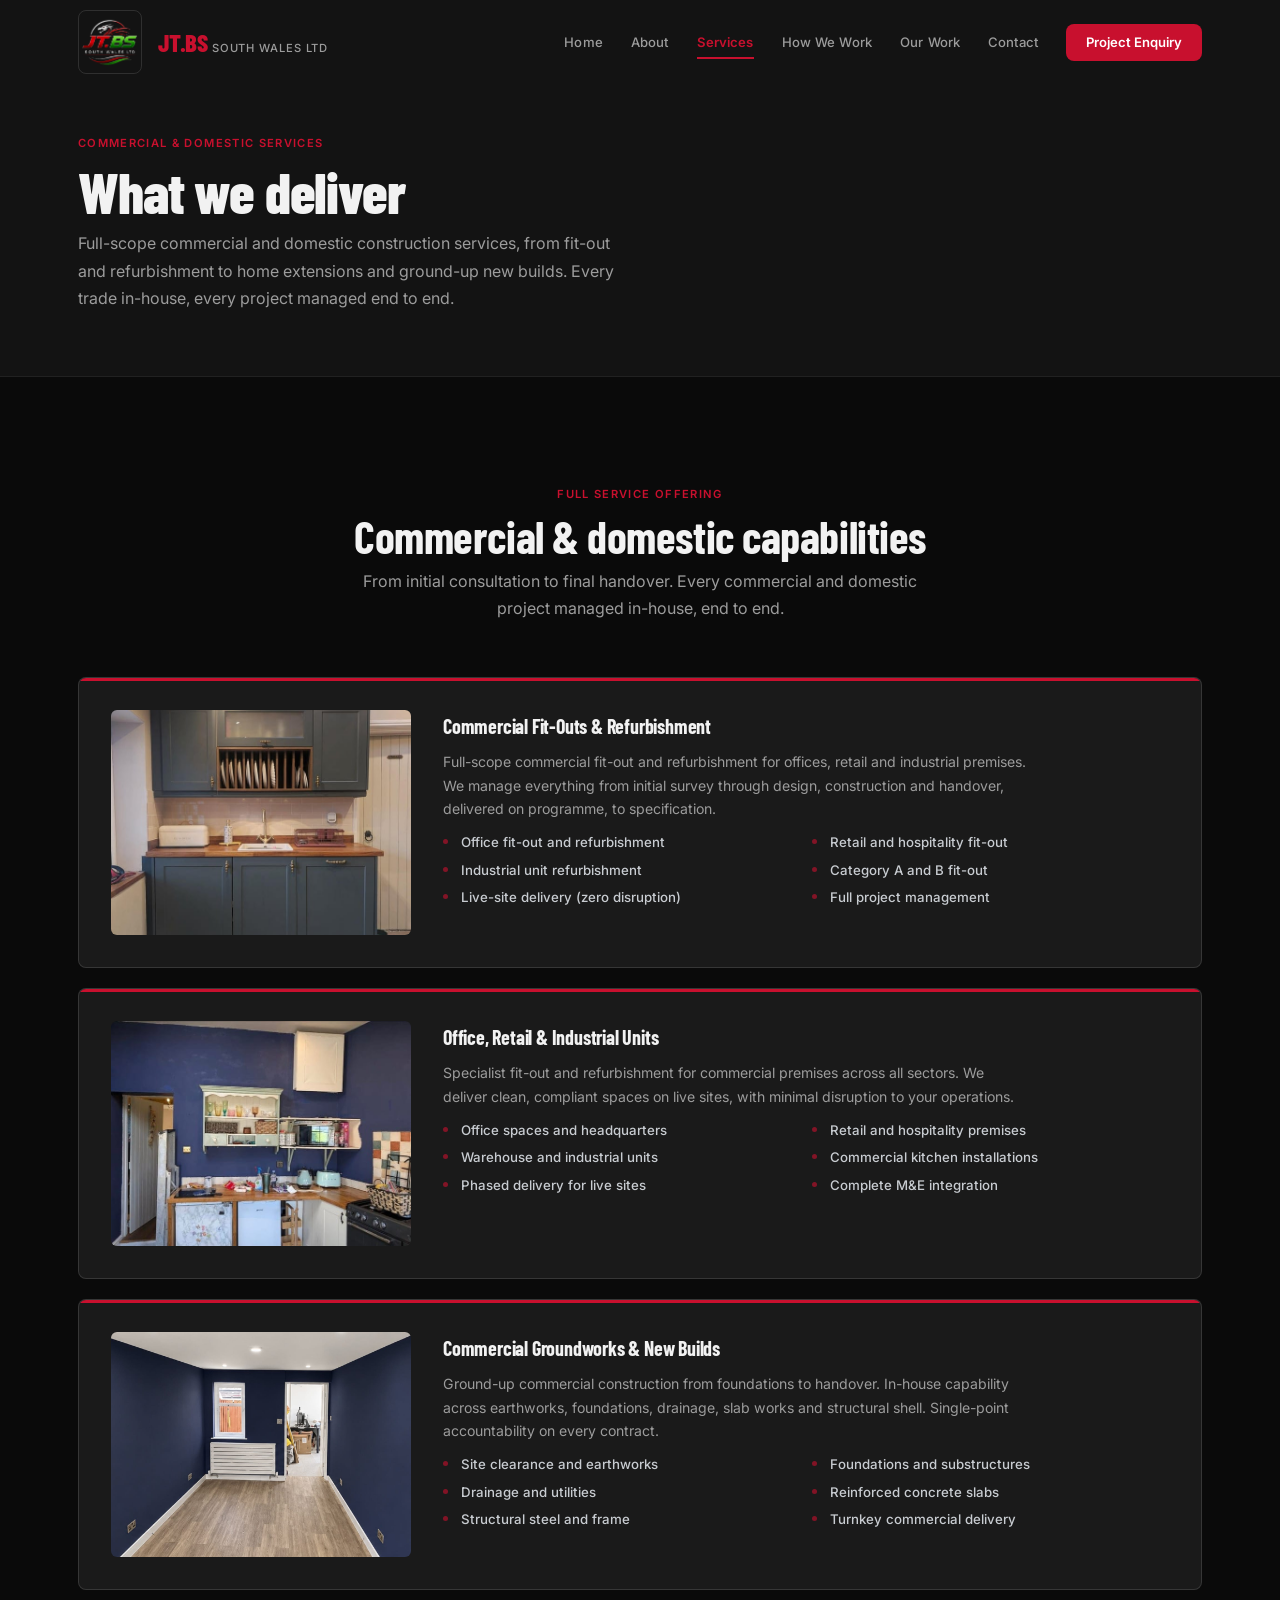
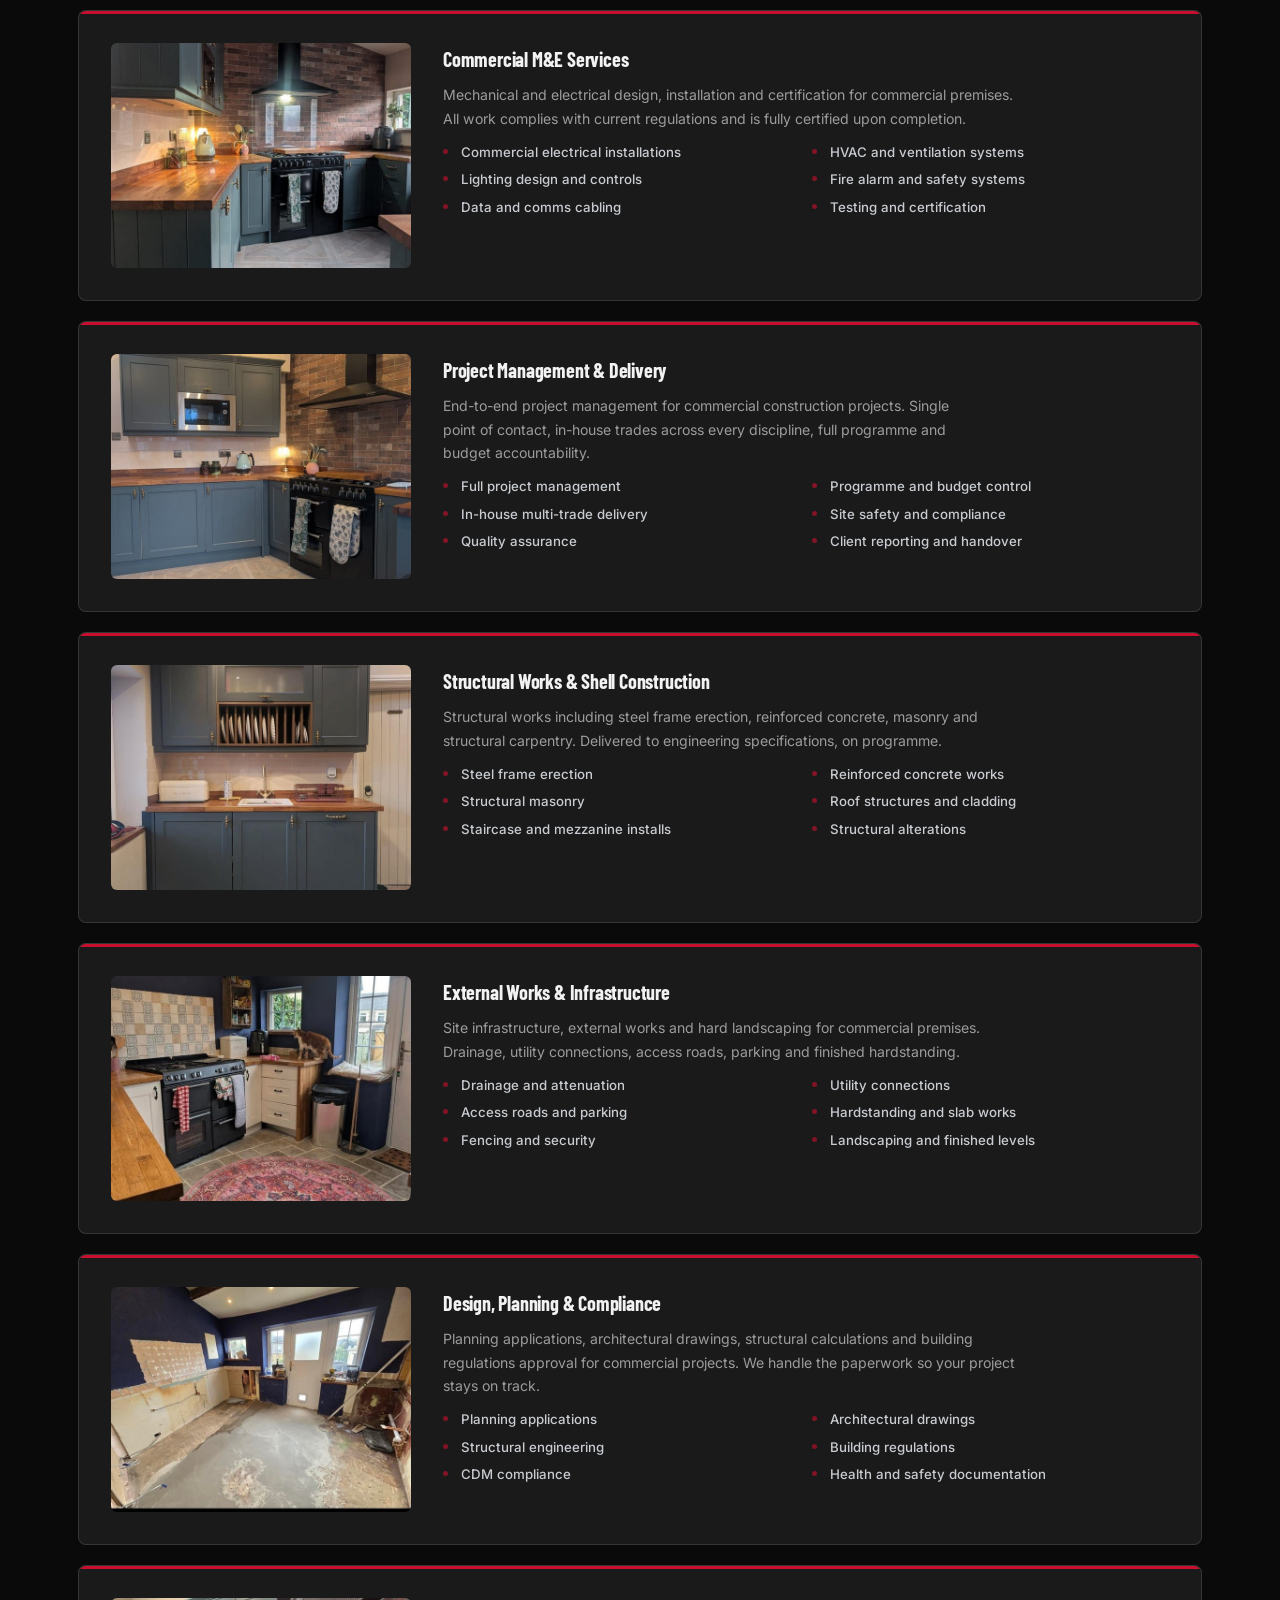
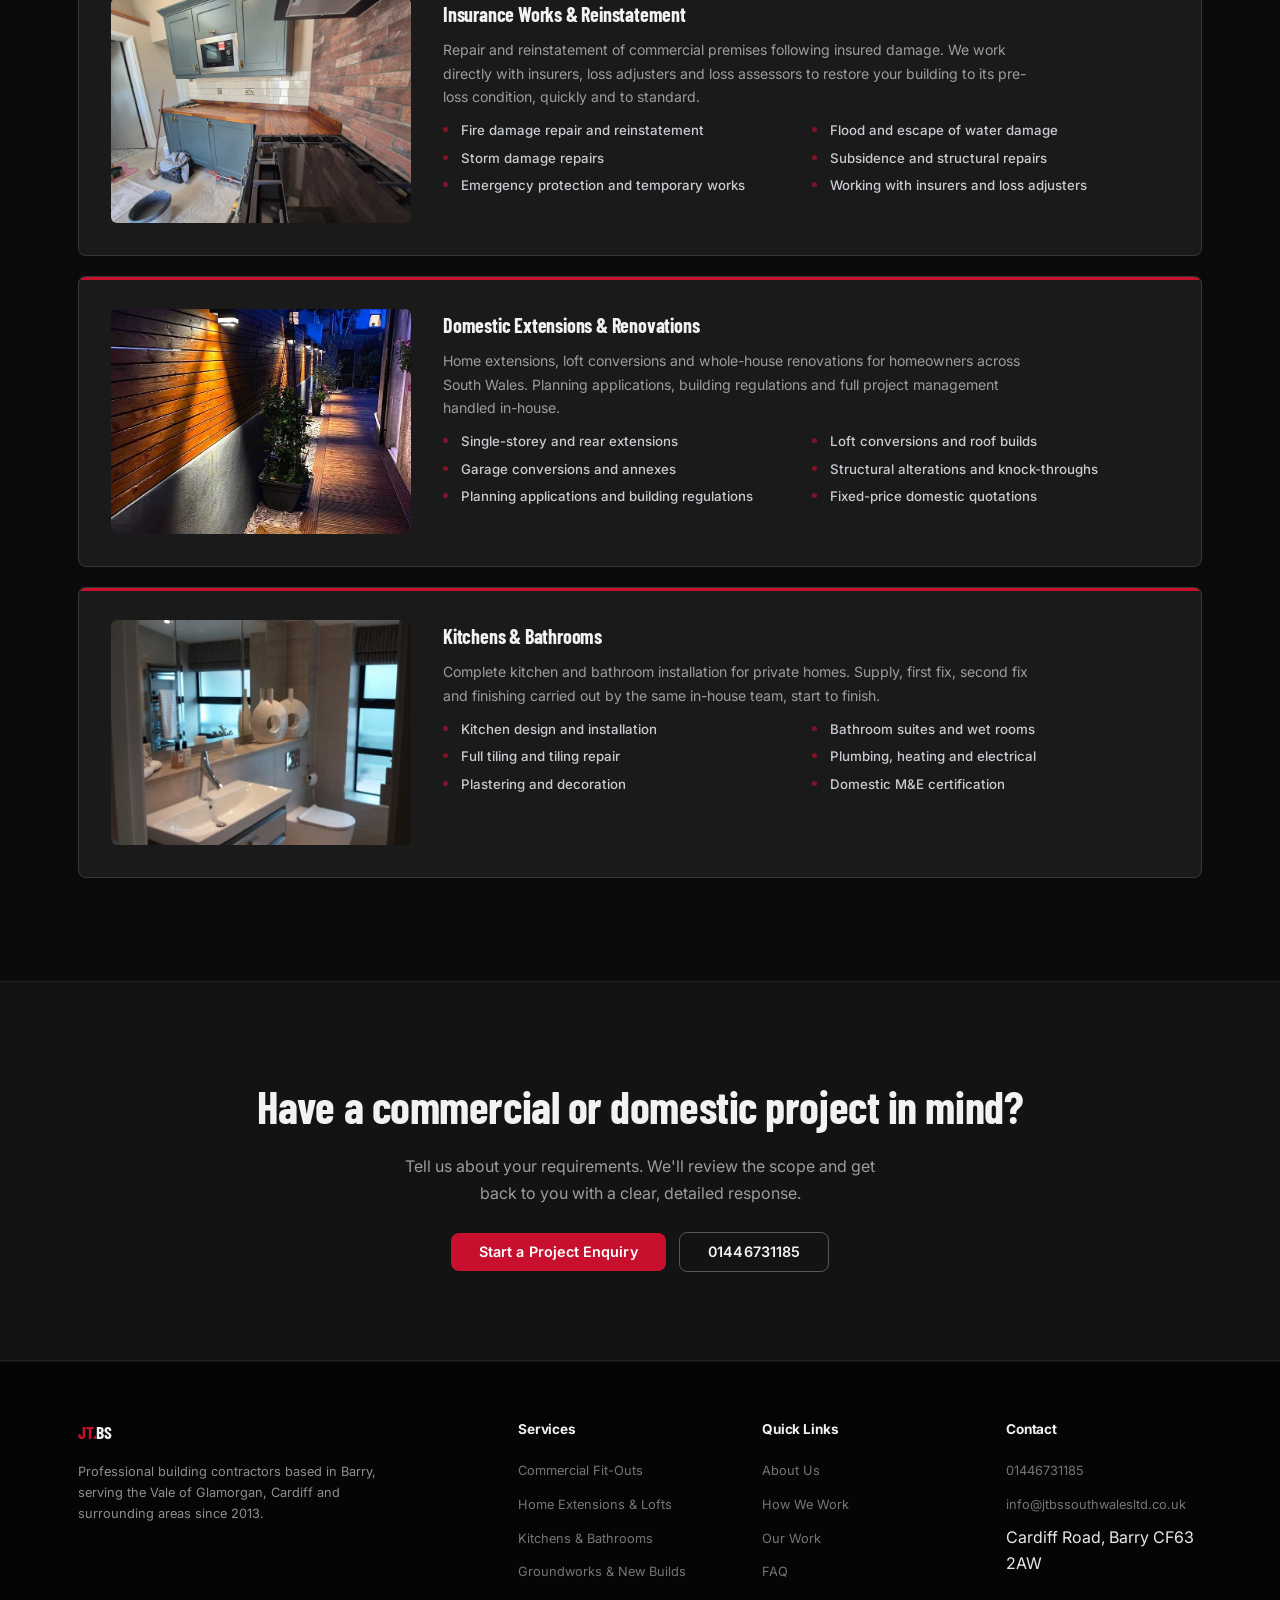
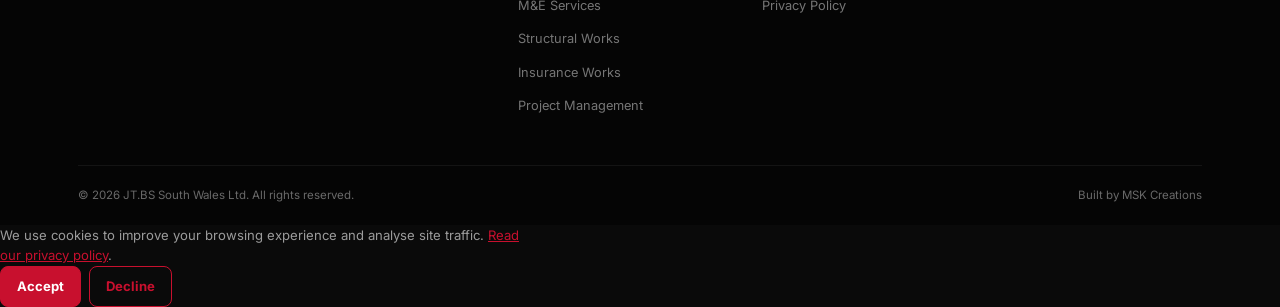
<file: services.html>
<!DOCTYPE html>
<html lang="en">
<head>
<meta charset="UTF-8">
<meta name="viewport" content="width=device-width, initial-scale=1.0, viewport-fit=cover">
<title>Our Services | JT.BS South Wales Ltd | Commercial &amp; Domestic Builders</title>
<meta name="description" content="Commercial and domestic fit-out, refurbishment, extensions, kitchens, bathrooms, groundworks, new builds, M&E and project management. Full-scope construction across South Wales.">
<meta name="theme-color" content="#0A0A0A">
<link rel="preconnect" href="https://fonts.googleapis.com">
<link rel="preconnect" href="https://fonts.gstatic.com" crossorigin>
<link href="https://fonts.googleapis.com/css2?family=Barlow+Condensed:wght@600;700;800;900&family=Inter:wght@400;500;600;700&display=swap" rel="stylesheet">
<link rel="stylesheet" href="css/style.css">
<link rel="icon" type="image/x-icon" href="favicon.ico">
<link rel="apple-touch-icon" sizes="180x180" href="images/apple-touch-icon.png">
<!-- Open Graph -->
<meta property="og:type" content="website">
<meta property="og:url" content="https://jtbuildingservices.co.uk/services.html">
<meta property="og:title" content="Our Services | JT.BS South Wales Ltd | Commercial &amp; Domestic Builders">
<meta property="og:description" content="Commercial and domestic fit-out, refurbishment, extensions, kitchens, bathrooms, groundworks, new builds, M&E and project management. Full-scope construction across South Wales.">
<!-- Twitter Card -->
<meta name="twitter:card" content="summary_large_image">
<meta name="twitter:title" content="Our Services | JT.BS South Wales Ltd">
<meta name="twitter:description" content="Commercial and domestic fit-out, refurbishment, extensions, kitchens, bathrooms, groundworks, new builds, M&E and project management. Full-scope construction across South Wales.">
<link rel="canonical" href="https://jtbuildingservices.co.uk/services.html">
</head>
<body>

<a href="#main" class="skip-link">Skip to main content</a>

<nav id="nav">
  <div class="container nav-inner">
    <a href="index.html" class="nav-logo">
      <img src="images/logo.png" alt="JT.BS South Wales Ltd">
      <div class="nav-logo-text">
        <strong>JT.BS</strong>
        <span>South Wales Ltd</span>
      </div>
    </a>
    <div class="nav-right">
      <div class="nav-links">
        <a href="index.html">Home</a>
        <a href="about.html">About</a>
        <a href="services.html">Services</a>
        <a href="process.html">How We Work</a>
        <a href="projects.html">Our Work</a>
        <a href="contact.html">Contact</a>
      </div>
      <a href="contact.html" class="nav-cta">Project Enquiry</a>
      <button class="nav-toggle" aria-label="Toggle menu" aria-expanded="false">
        <svg width="24" height="24" viewBox="0 0 24 24" fill="none" stroke="currentColor" stroke-width="2" stroke-linecap="round"><line x1="4" y1="7" x2="20" y2="7"/><line x1="4" y1="12" x2="20" y2="12"/><line x1="4" y1="17" x2="20" y2="17"/></svg>
      </button>
    </div>
  </div>
</nav>

<main id="main">

<!-- PAGE HERO -->
<section class="page-hero">
  <div class="container">
    <span class="tag">Commercial &amp; Domestic Services</span>
    <h1>What we deliver</h1>
    <p>Full-scope commercial and domestic construction services, from fit-out and refurbishment to home extensions and ground-up new builds. Every trade in-house, every project managed end to end.</p>
  </div>
</section>

<!-- SERVICES LIST -->
<section class="section">
  <div class="container">
    <div class="section-title text-center">
      <span class="tag">Full Service Offering</span>
      <h2>Commercial &amp; domestic capabilities</h2>
      <p>From initial consultation to final handover. Every commercial and domestic project managed in-house, end to end.</p>
    </div>
    <div style="display:flex;flex-direction:column;gap:1.25rem">
      <div class="service-card rv">
        <img src="images/website/good-3.jpeg" alt="Commercial fit-out and refurbishment, modern office interior" loading="lazy" class="service-card-img">
        <div>
          <h3>Commercial Fit-Outs & Refurbishment</h3>
          <p>Full-scope commercial fit-out and refurbishment for offices, retail and industrial premises. We manage everything from initial survey through design, construction and handover, delivered on programme, to specification.</p>
          <ul>
            <li>Office fit-out and refurbishment</li>
            <li>Retail and hospitality fit-out</li>
            <li>Industrial unit refurbishment</li>
            <li>Category A and B fit-out</li>
            <li>Live-site delivery (zero disruption)</li>
            <li>Full project management</li>
          </ul>
        </div>
      </div>
      <div class="service-card rv rv-1">
        <img src="images/social/burst-1.jpeg" alt="Office and retail space refurbishment, commercial interior" loading="lazy" class="service-card-img">
        <div>
          <h3>Office, Retail & Industrial Units</h3>
          <p>Specialist fit-out and refurbishment for commercial premises across all sectors. We deliver clean, compliant spaces on live sites, with minimal disruption to your operations.</p>
          <ul>
            <li>Office spaces and headquarters</li>
            <li>Retail and hospitality premises</li>
            <li>Warehouse and industrial units</li>
            <li>Commercial kitchen installations</li>
            <li>Phased delivery for live sites</li>
            <li>Complete M&E integration</li>
          </ul>
        </div>
      </div>
      <div class="service-card rv rv-2">
        <img src="images/website/good-after.jpeg" alt="Commercial groundworks and new build, construction site progress" loading="lazy" class="service-card-img">
        <div>
          <h3>Commercial Groundworks & New Builds</h3>
          <p>Ground-up commercial construction from foundations to handover. In-house capability across earthworks, foundations, drainage, slab works and structural shell. Single-point accountability on every contract.</p>
          <ul>
            <li>Site clearance and earthworks</li>
            <li>Foundations and substructures</li>
            <li>Drainage and utilities</li>
            <li>Reinforced concrete slabs</li>
            <li>Structural steel and frame</li>
            <li>Turnkey commercial delivery</li>
          </ul>
        </div>
      </div>
      <div class="service-card rv rv-3">
        <img src="images/website/good-6.jpeg" alt="Commercial M&E services, electrical and mechanical installation" loading="lazy" class="service-card-img">
        <div>
          <h3>Commercial M&E Services</h3>
          <p>Mechanical and electrical design, installation and certification for commercial premises. All work complies with current regulations and is fully certified upon completion.</p>
          <ul>
            <li>Commercial electrical installations</li>
            <li>HVAC and ventilation systems</li>
            <li>Lighting design and controls</li>
            <li>Fire alarm and safety systems</li>
            <li>Data and comms cabling</li>
            <li>Testing and certification</li>
          </ul>
        </div>
      </div>
      <div class="service-card rv">
        <img src="images/website/good-4.jpeg" alt="Project management, commercial construction site supervision and coordination" loading="lazy" class="service-card-img">
        <div>
          <h3>Project Management & Delivery</h3>
          <p>End-to-end project management for commercial construction projects. Single point of contact, in-house trades across every discipline, full programme and budget accountability.</p>
          <ul>
            <li>Full project management</li>
            <li>Programme and budget control</li>
            <li>In-house multi-trade delivery</li>
            <li>Site safety and compliance</li>
            <li>Quality assurance</li>
            <li>Client reporting and handover</li>
          </ul>
        </div>
      </div>
      <div class="service-card rv rv-1">
        <img src="images/social/burst-4.jpeg" alt="Structural works project, steel frame and reinforced concrete construction" loading="lazy" class="service-card-img">
        <div>
          <h3>Structural Works & Shell Construction</h3>
          <p>Structural works including steel frame erection, reinforced concrete, masonry and structural carpentry. Delivered to engineering specifications, on programme.</p>
          <ul>
            <li>Steel frame erection</li>
            <li>Reinforced concrete works</li>
            <li>Structural masonry</li>
            <li>Roof structures and cladding</li>
            <li>Staircase and mezzanine installs</li>
            <li>Structural alterations</li>
          </ul>
        </div>
      </div>
      <div class="service-card rv rv-2">
        <img src="images/social/burst-2.jpeg" alt="External works and infrastructure, site drainage and access roads" loading="lazy" class="service-card-img">
        <div>
          <h3>External Works & Infrastructure</h3>
          <p>Site infrastructure, external works and hard landscaping for commercial premises. Drainage, utility connections, access roads, parking and finished hardstanding.</p>
          <ul>
            <li>Drainage and attenuation</li>
            <li>Utility connections</li>
            <li>Access roads and parking</li>
            <li>Hardstanding and slab works</li>
            <li>Fencing and security</li>
            <li>Landscaping and finished levels</li>
          </ul>
        </div>
      </div>
      <div class="service-card rv rv-3">
        <img src="images/social/burst-3.jpeg" alt="Design, planning and compliance, commercial construction drawings and documents" loading="lazy" class="service-card-img">
        <div>
          <h3>Design, Planning & Compliance</h3>
          <p>Planning applications, architectural drawings, structural calculations and building regulations approval for commercial projects. We handle the paperwork so your project stays on track.</p>
          <ul>
            <li>Planning applications</li>
            <li>Architectural drawings</li>
            <li>Structural engineering</li>
            <li>Building regulations</li>
            <li>CDM compliance</li>
            <li>Health and safety documentation</li>
          </ul>
        </div>
      </div>
      <div class="service-card rv rv-3">
        <img src="images/website/site-shot-B_1600x1200.jpeg" alt="Insurance reinstatement works, construction site repairs and restoration" loading="lazy" class="service-card-img">
        <div>
          <h3>Insurance Works & Reinstatement</h3>
          <p>Repair and reinstatement of commercial premises following insured damage. We work directly with insurers, loss adjusters and loss assessors to restore your building to its pre-loss condition, quickly and to standard.</p>
          <ul>
            <li>Fire damage repair and reinstatement</li>
            <li>Flood and escape of water damage</li>
            <li>Storm damage repairs</li>
            <li>Subsidence and structural repairs</li>
            <li>Emergency protection and temporary works</li>
            <li>Working with insurers and loss adjusters</li>
          </ul>
        </div>
      </div>
      <div class="service-card rv rv-2">
        <img src="images/outdoors/out-02.jpg" alt="Domestic home extension and external renovation work in South Wales" loading="lazy" class="service-card-img">
        <div>
          <h3>Domestic Extensions &amp; Renovations</h3>
          <p>Home extensions, loft conversions and whole-house renovations for homeowners across South Wales. Planning applications, building regulations and full project management handled in-house.</p>
          <ul>
            <li>Single-storey and rear extensions</li>
            <li>Loft conversions and roof builds</li>
            <li>Garage conversions and annexes</li>
            <li>Structural alterations and knock-throughs</li>
            <li>Planning applications and building regulations</li>
            <li>Fixed-price domestic quotations</li>
          </ul>
        </div>
      </div>
      <div class="service-card rv rv-3">
        <img src="images/bathroom/bath-05.jpg" alt="Domestic bathroom installation and tiling work in South Wales" loading="lazy" class="service-card-img">
        <div>
          <h3>Kitchens &amp; Bathrooms</h3>
          <p>Complete kitchen and bathroom installation for private homes. Supply, first fix, second fix and finishing carried out by the same in-house team, start to finish.</p>
          <ul>
            <li>Kitchen design and installation</li>
            <li>Bathroom suites and wet rooms</li>
            <li>Full tiling and tiling repair</li>
            <li>Plumbing, heating and electrical</li>
            <li>Plastering and decoration</li>
            <li>Domestic M&amp;E certification</li>
          </ul>
        </div>
      </div>
    </div>
  </div>
</section>

<!-- CTA -->
<section class="cta-block">
  <div class="container">
    <div class="rv">
      <h2>Have a commercial or domestic project in mind?</h2>
      <p>Tell us about your requirements. We'll review the scope and get back to you with a clear, detailed response.</p>
      <a href="contact.html" class="btn btn-red">Start a Project Enquiry</a>
      <a href="tel:01446731185" class="btn btn-outline">01446731185</a>
    </div>
  </div>
</section>

</main>

<footer>
  <div class="container">
    <div class="footer-grid">
      <div>
        <span class="footer-logo"><span>JT.</span>BS</span>
        <p>Professional building contractors based in Barry, serving the Vale of Glamorgan, Cardiff and surrounding areas since 2013.</p>
      </div>
      <div>
        <h4>Services</h4>
        <ul>
          <li><a href="services.html">Commercial Fit-Outs</a></li>
            <li><a href="services.html">Home Extensions &amp; Lofts</a></li>
            <li><a href="services.html">Kitchens &amp; Bathrooms</a></li>
          <li><a href="services.html">Groundworks & New Builds</a></li>
          <li><a href="services.html">M&E Services</a></li>
          <li><a href="services.html">Structural Works</a></li>
          <li><a href="services.html">Insurance Works</a></li>
          <li><a href="services.html">Project Management</a></li>
        </ul>
      </div>
      <div>
        <h4>Quick Links</h4>
        <ul>
          <li><a href="about.html">About Us</a></li>
          <li><a href="process.html">How We Work</a></li>
          <li><a href="projects.html">Our Work</a></li>
          <li><a href="faq.html">FAQ</a></li>
          <li><a href="privacy.html">Privacy Policy</a></li>
        </ul>
      </div>
      <div>
        <h4>Contact</h4>
        <ul>
          <li><a href="tel:01446731185">01446731185</a></li>
          <li><a href="mailto:info@jtbssouthwalesltd.co.uk">info@jtbssouthwalesltd.co.uk</a></li>
          <li>Cardiff Road, Barry CF63 2AW</li>
        </ul>
      </div>
    </div>
    <div class="footer-bot">
      <span>&copy; 2026 JT.BS South Wales Ltd. All rights reserved.</span>
      <span>Built by MSK Creations</span>
    </div>
  </div>
</footer>

<div class="sticky-call">
  <a href="tel:01446731185" aria-label="Call us on 01446731185">
    <svg viewBox="0 0 24 24" fill="none" stroke="currentColor" stroke-width="2"><path d="M22 16.92v3a2 2 0 01-2.18 2 19.79 19.79 0 01-8.63-3.07 19.5 19.5 0 01-6-6 19.79 19.79 0 01-3.07-8.67A2 2 0 014.11 2h3a2 2 0 012 1.72 12.84 12.84 0 00.7 2.81 2 2 0 01-.45 2.11L8.09 9.91a16 16 0 006 6l1.27-1.27a2 2 0 012.11-.45 12.84 12.84 0 002.81.7A2 2 0 0122 16.92z"/></svg>
    Call 01446731185
  </a>
</div>
<script src="js/script.js?v=4"></script>
</body>
</html>
</file>
<file: css/style.css>
/* =========================================
   JT.BS South Wales Ltd - Corporate Edition
   Black / Red
   ========================================= */

/* ----- RESET & VARIABLES ----- */
*,*::before,*::after{box-sizing:border-box;margin:0;padding:0}
img{display:block;max-width:100%;height:auto}
a{color:inherit;text-decoration:none}
ul{list-style:none}
button{cursor:pointer;font:inherit}
input,textarea,select{font:inherit}

:root{
  --bg:#0A0A0A;
  --alt:#131313;
  --elevated:#1A1A1A;
  --dark:#050505;
  --red:#C8102E;
  --red-hover:#E31B23;
  --red-depth:#8B0000;
  --ink:#F2F2F2;
  --text:#E8E8E8;
  --text-lt:#C8CCD1;
  --muted:#9C9C9C;
  --white:#FFF;
  --border:rgba(255,255,255,0.12);
  --border-lt:rgba(255,255,255,0.06);
  --glass:rgba(10,10,10,0.88);
  --shadow:0 2px 8px rgba(0,0,0,0.5);
  --shadow-lg:0 14px 44px rgba(0,0,0,0.6);
  --shadow-btn:0 4px 20px rgba(200,16,46,0.25);
  --body:"Inter",-apple-system,sans-serif;
  --head:"Barlow Condensed",-apple-system,sans-serif;
  --max-w:1180px;
  --radius:8px;
  --z-sticky:100;
  --z-overlay:200;
  --copper:#b0573a;
  --sec:clamp(4rem,8vw,6.5rem);
}

:focus-visible{outline:2px solid var(--red);outline-offset:2px;border-radius:2px}
html{scroll-behavior:smooth;scroll-padding-top:72px;-webkit-text-size-adjust:100%;text-size-adjust:100%;overflow-x:hidden;overscroll-behavior-x:none}
body{font-family:var(--body);background:var(--bg);color:var(--text);line-height:1.65;-webkit-font-smoothing:antialiased;overflow-x:hidden;overscroll-behavior-x:none}
a,button,[role="button"],input,select,textarea{-webkit-tap-highlight-color:transparent;tap-highlight-color:transparent}

/* ----- UTILITY ----- */
.container{width:100%;max-width:var(--max-w);margin:0 auto;padding:0 28px}
.sr-only{position:absolute;width:1px;height:1px;margin:-1px;overflow:hidden;clip:rect(0,0,0,0);white-space:nowrap;border:0}
.section{padding:clamp(4.5rem,8vw,7rem) 0}
.section-alt{background:var(--alt)}
.section-title{margin-bottom:clamp(2.5rem,5vw,3.5rem)}
.section-title h2{font-size:clamp(1.8rem,3.5vw,2.8rem);font-weight:700;font-family:var(--head);letter-spacing:-0.01em;line-height:1.05;margin-bottom:.5rem;color:var(--ink)}
.section-title p{font-size:1rem;color:var(--muted);max-width:560px;line-height:1.65}
.tag{display:inline-flex;align-items:center;gap:6px;font-size:.7rem;font-weight:600;text-transform:uppercase;letter-spacing:.12em;color:var(--red);margin-bottom:.6rem}
.text-center{text-align:center}
.section-title.text-center p{margin:0 auto;text-align:center}
.chrome{color:var(--ink)}

/* ----- TYPOGRAPHY ----- */
h1,h2,h3{font-family:var(--head);color:var(--ink);text-wrap:balance}
h1{letter-spacing:-0.02em}
h2{letter-spacing:-0.01em}
p{color:var(--text);max-width:65ch;line-height:1.7;text-wrap:pretty}
p+p{margin-top:1rem}

/* ----- SKIP LINK ----- */
.skip-link{position:fixed;top:-100%;left:16px;z-index:1000;background:var(--dark);color:#FFF;padding:12px 20px;border-radius:var(--radius);font-weight:600;font-size:.85rem;border:1px solid rgba(255,255,255,0.15);transition:top .25s}
.skip-link:focus{top:16px}

/* ----- LEGAL / PRIVACY ----- */
.legal-content{max-width:720px;margin:0 auto}
.legal-content h2{font-size:1.5rem;font-weight:700;color:var(--ink);letter-spacing:-0.01em;margin-bottom:.5rem;margin-top:2.5rem}
.legal-content h2:first-child{margin-top:0}
.legal-content p{font-size:.92rem;color:var(--text-lt);line-height:1.7;margin-bottom:.75rem}
.legal-content ul{margin-bottom:1rem;padding-left:1.25rem}
.legal-content ul li{font-size:.92rem;color:var(--text-lt);line-height:1.7;list-style:disc;margin-bottom:.25rem}
.legal-content strong{color:var(--ink)}

/* ----- BUTTONS ----- */
.btn{display:inline-flex;align-items:center;justify-content:center;gap:.6rem;padding:.75rem 1.75rem;border-radius:var(--radius);font-weight:600;font-size:.9rem;border:none;transition:all .3s;letter-spacing:.005em;line-height:1}
.btn-red{background:var(--red);color:var(--white)}
.btn-red:hover{background:var(--red-hover);box-shadow:var(--shadow-btn)}
.btn-outline{background:transparent;color:var(--ink);border:1.5px solid rgba(255,255,255,0.28)}
.btn-outline:hover{background:var(--ink);color:var(--bg);border-color:var(--ink)}
.btn-outline-dark{background:transparent;color:var(--text);border:1.5px solid var(--border)}
.btn-outline-dark:hover{border-color:var(--text);background:var(--elevated);color:var(--ink)}

/* ----- NAVIGATION ----- */
nav{position:fixed;top:0;left:0;width:100%;z-index:var(--z-sticky);padding:.65rem 0;transition:all .35s}
nav.scrolled{background:var(--glass);backdrop-filter:blur(16px);-webkit-backdrop-filter:blur(16px);border-bottom:1px solid var(--border);padding:.5rem 0}
.nav-inner{display:flex;align-items:center;justify-content:space-between}
.nav-logo{display:flex;align-items:center;gap:16px;color:var(--ink)}
.nav-logo img{width:64px;height:64px;border-radius:8px;object-fit:cover;border:1px solid var(--border)}
.nav-logo-text{line-height:1.2}
.nav-logo-text strong{font-family:var(--head);font-size:1.55rem;font-weight:800;letter-spacing:-0.01em;color:var(--red)}
.nav-logo-text span{font-size:.7rem;font-weight:500;color:var(--muted);text-transform:uppercase;letter-spacing:.08em}
.nav-right{display:flex;align-items:center;gap:1.75rem}
.nav-links{display:flex;gap:1.75rem}
.nav-links a{font-size:.82rem;font-weight:500;color:var(--muted);transition:color .3s;padding:.25rem 0;letter-spacing:.01em;position:relative}
body:has(.hero) .nav-links a{color:rgba(255,255,255,0.8)}
body:has(.hero) .nav-links a.active{color:var(--red)}
body:has(.hero) .nav-links a:hover{color:#fff}
body:has(.hero) nav.scrolled .nav-links a{color:var(--muted)}
body:has(.hero) nav.scrolled .nav-links a:hover{color:var(--muted)}
.nav-links a::after{content:'';position:absolute;bottom:-2px;left:0;width:100%;height:2px;background:var(--red);transform:scaleX(0);transform-origin:right;transition:transform .35s cubic-bezier(.22,1,.36,1)}
.nav-links a:hover::after{transform:scaleX(1);transform-origin:left}
.nav-links a.active::after{transform:scaleX(1);background:var(--red)}
.nav-links a:hover{color:var(--ink)}
.nav-links a.active{color:var(--red);font-weight:600}
.nav-cta{font-size:.82rem;font-weight:600;padding:.5rem 1.25rem;background:var(--red);color:var(--white);border-radius:var(--radius);transition:all .3s;white-space:nowrap}
.nav-cta:hover{background:var(--red-hover)}
.nav-toggle{display:none;background:none;border:none;color:var(--muted);padding:6px}
body:has(.hero) .nav-toggle{color:rgba(255,255,255,0.7)}
body:has(.hero) nav.scrolled .nav-toggle{color:var(--muted)}
.nav-toggle svg{display:block}

/* ----- HERO ----- */
.hero{min-height:100dvh;display:flex;align-items:center;position:relative;overflow:hidden;background:var(--dark)}
.hero-bg{position:absolute;inset:0;z-index:0}
.hero-bg img{width:100%;height:100%;object-fit:cover}
/* will-change/translateZ GPU hint only on the video - on a src-swapping
   <img> it can freeze the repaint on mobile (desktop repaints fine) */
.hero-bg video{width:100%;height:100%;object-fit:cover;will-change:transform;transform:translateZ(0)}
.hero-bg::after{content:'';position:absolute;inset:0;background:linear-gradient(135deg,rgba(10,10,10,0.92) 0%,rgba(10,10,10,0.6) 50%,rgba(10,10,10,0.3) 100%);z-index:1}
.hero-content{position:relative;z-index:2;padding-top:4rem}
.hero h1{font-size:clamp(2.8rem,6vw,5rem);font-weight:800;color:#FFF;letter-spacing:-0.02em;line-height:1.02;margin-bottom:1rem;max-width:850px;text-transform:uppercase}
.hero h1 .accent{color:var(--red)}
.hero p{font-size:clamp(1rem,1.3vw,1.12rem);color:rgba(255,255,255,0.65);max-width:500px;margin-bottom:2rem;line-height:1.7}
.hero-actions{display:flex;gap:1rem;flex-wrap:wrap;margin-bottom:3rem}
.hero-stats{display:flex;gap:0;padding-top:2rem;border-top:1px solid rgba(255,255,255,0.12)}
.hero-stat{padding:0 2.5rem;border-right:1px solid rgba(255,255,255,0.12)}
.hero-stat:first-child{padding-left:0}
.hero-stat:last-child{padding-right:0;border-right:none}
.hero-stat strong{display:block;font-size:1.8rem;font-weight:700;color:#FFF;line-height:1;letter-spacing:-0.02em;font-family:var(--head)}
.hero-stat span{font-size:.72rem;color:rgba(255,255,255,0.5);margin-top:4px;display:block;font-weight:500;text-transform:uppercase;letter-spacing:.08em}

/* ----- PAGE HERO ----- */
.page-hero{background:var(--alt);border-bottom:1px solid var(--border-lt);padding:clamp(7rem,10vw,9rem) 0 clamp(3.5rem,5vw,4.5rem)}
.page-hero h1{font-size:clamp(2.4rem,4.5vw,3.6rem);font-weight:800;color:var(--ink);letter-spacing:-0.02em;line-height:1.02;margin-bottom:.6rem}
.page-hero p{font-size:1rem;color:var(--muted);max-width:540px}

/* ----- SERVICE MINI (HOME) ----- */
.services-strip{display:grid;grid-template-columns:repeat(4,1fr);gap:1.25rem}
.service-mini{background:var(--elevated);border:1px solid var(--border);border-radius:var(--radius);padding:2rem 1.75rem;position:relative;overflow:hidden;transition:all .35s}
.service-mini::before{content:'';position:absolute;top:0;left:0;right:0;height:3px;background:var(--red);transform:scaleX(0);transform-origin:left;transition:transform .4s cubic-bezier(.22,1,.36,1)}
.service-mini:hover::before{transform:scaleX(1)}
.service-mini:hover{border-color:rgba(200,16,46,0.3);box-shadow:var(--shadow-lg);transform:translateY(-4px)}
.service-mini .icon{width:40px;height:40px;border-radius:var(--radius);background:rgba(200,16,46,0.1);display:flex;align-items:center;justify-content:center;margin-bottom:1rem;color:var(--red)}
.service-mini .icon svg{width:20px;height:20px}
.service-mini h3{font-size:1.1rem;font-weight:700;margin-bottom:.35rem;letter-spacing:-0.01em;color:var(--ink)}
.service-mini p{font-size:.83rem;color:var(--muted);line-height:1.6}

/* ----- SERVICE DETAIL CARDS ----- */
.service-card{display:grid;grid-template-columns:300px 1fr;gap:2rem;align-items:start;background:var(--elevated);border:1px solid var(--border);border-radius:var(--radius);padding:2rem;position:relative;overflow:hidden;transition:all .35s}
.service-card::before{content:'';position:absolute;top:0;left:0;width:100%;height:3px;background:var(--red)}
.service-card:hover{border-color:rgba(200,16,46,0.2);box-shadow:var(--shadow-lg)}
.service-card-img{width:100%;aspect-ratio:4/3;object-fit:cover;border-radius:calc(var(--radius) - 2px)}
.service-card h3{font-size:1.25rem;font-weight:700;margin-bottom:.45rem;letter-spacing:-0.01em;color:var(--ink)}
.service-card p{font-size:.88rem;color:var(--muted);margin-bottom:.75rem;line-height:1.65}
.service-card ul{display:grid;grid-template-columns:1fr 1fr;gap:.35rem .75rem}
.service-card ul li{font-size:.83rem;color:var(--text-lt);padding-left:1.1rem;position:relative;font-weight:500}
.service-card ul li::before{content:'';position:absolute;left:0;top:7px;width:5px;height:5px;border-radius:50%;background:var(--red);opacity:.6}

/* ----- PROJECT FILTER ----- */
.filter-bar{display:flex;gap:.5rem;justify-content:center;flex-wrap:wrap;margin-bottom:1.5rem}
.filter-btn{padding:.45rem 1.1rem;border:1.5px solid var(--border);background:var(--elevated);color:var(--muted);border-radius:50px;font-size:.78rem;font-weight:600;cursor:pointer;transition:all .3s}
.filter-btn:hover{border-color:var(--red);color:var(--red)}
.filter-btn.active{background:var(--red);color:var(--white);border-color:var(--red)}
.gallery-grid .project-card{transition:opacity .4s,transform .4s}

/* ----- GALLERY ----- */
.gallery-grid{display:grid;grid-template-columns:1fr 1fr 1fr;gap:1.25rem}

/* ----- VIDEO GRID ----- */
.video-grid{display:grid;grid-template-columns:1fr 1fr;gap:1.25rem;max-width:760px;margin:0 auto}
.video-card{background:var(--dark);border-radius:var(--radius);overflow:hidden;aspect-ratio:16/9;border:1px solid var(--border-lt)}
.video-card video{width:100%;height:100%;object-fit:cover;display:block}
.project-card{position:relative;border-radius:var(--radius);overflow:hidden;aspect-ratio:16/10;cursor:pointer;background:var(--elevated);border:1px solid var(--border-lt)}
.project-card img{width:100%;height:100%;object-fit:cover;transition:transform .7s}
.project-card:hover img{transform:scale(1.06)}
.project-card .overlay{position:absolute;inset:0;background:linear-gradient(to top,rgba(10,10,10,0.95) 0%,rgba(10,10,10,0.35) 60%,transparent 100%);opacity:0;transition:opacity .35s;display:flex;flex-direction:column;justify-content:flex-end;padding:1.5rem}
.project-card:hover .overlay{opacity:1}
.project-card .overlay h3{color:var(--white);font-size:1rem;font-weight:700}
.project-card .overlay p{color:rgba(255,255,255,0.5);font-size:.8rem;margin-top:3px}
.project-card .overlay .project-tag{display:inline-block;padding:2px 10px;border-radius:20px;background:var(--red);color:var(--white);font-size:.62rem;font-weight:600;text-transform:uppercase;letter-spacing:.06em;margin-bottom:.4rem;width:fit-content}
/* Touch devices have no hover — keep the project card overlay visible */
@media(hover:none),(pointer:coarse){
  .project-card .overlay{opacity:1}
}

/* ----- STATS ----- */
.stats-grid{display:flex;gap:0;justify-content:center}
.stat-item{text-align:center;padding:2rem 3rem;border-right:1px solid var(--border);flex:1}
.stat-item:last-child{border-right:none}
.stat-item .num{font-size:clamp(2rem,4vw,3rem);font-weight:700;color:var(--ink);line-height:1;letter-spacing:-0.02em;font-family:var(--head)}
.stat-item .label{font-size:.75rem;color:var(--muted);margin-top:6px;font-weight:500;text-transform:uppercase;letter-spacing:.08em}

/* ----- VALUE CARDS ----- */
.value-card{background:var(--elevated);border:1px solid var(--border);border-radius:var(--radius);padding:2rem;transition:all .35s}
.value-card:hover{box-shadow:var(--shadow-lg);transform:translateY(-3px);border-color:rgba(200,16,46,0.2)}
.value-card h3{font-size:1rem;font-weight:700;margin-bottom:.35rem;letter-spacing:-0.01em;color:var(--ink)}
.value-card p{font-size:.83rem;color:var(--muted);line-height:1.6}

/* ----- TESTIMONIALS ----- */
.testi{background:var(--elevated);border-radius:var(--radius);padding:1.75rem 1.75rem 1.75rem 2.25rem;position:relative;transition:all .35s;border-left:4px solid var(--red)}
.testi:hover{box-shadow:var(--shadow-lg);transform:translateY(-3px);border-left-color:var(--red-hover)}
.testi blockquote{font-size:1rem;color:var(--text);line-height:1.75;margin-bottom:1rem;font-style:normal}
.testi blockquote::before{content:'\201C';color:var(--red);font-size:2.2rem;font-weight:800;font-family:var(--head);margin-right:4px;line-height:0;vertical-align:-6px;display:inline}
.testi footer{font-size:.95rem;font-weight:700;color:var(--red);padding-top:.65rem}
.testi footer span{display:block;font-weight:400;color:var(--muted);font-size:.78rem;margin-top:3px}

/* ----- ACCREDITATIONS ----- */
.accr-strip{display:flex;gap:1.5rem;justify-content:center;flex-wrap:wrap}
.accr-item{text-align:center;padding:1.5rem 2rem;background:var(--elevated);border:1px solid var(--border);border-radius:var(--radius);min-width:120px;transition:all .3s}
.accr-item:hover{box-shadow:var(--shadow);transform:translateY(-2px);border-color:rgba(200,16,46,0.2)}
.accr-item .badge{width:48px;height:48px;margin:0 auto .65rem;background:rgba(200,16,46,0.1);border-radius:50%;display:flex;align-items:center;justify-content:center;font-size:.8rem;font-weight:700;color:var(--red)}
.accr-item strong{display:block;font-size:.82rem;color:var(--ink);font-weight:600;margin-bottom:2px}
.accr-item span{font-size:.7rem;color:var(--muted);display:block}

/* ----- COOKIE CONSENT BANNER ----- */
.cookie-banner{
/* Focus visible — red accent for hazard-stripe theme, copper fallback from consolidated system */
}:focus-visible{outline:2px solid var(--red);outline-offset:2px}
.focus-copper:focus-visible{outline:2px solid var(--copper);outline-offset:2px}

/* ----- STICKY CALL BUTTON (mobile) ----- */
.sticky-call{
  position:fixed;left:16px;bottom:16px;z-index:1200;max-width:460px;
  display:flex;align-items:center;justify-content:space-between;gap:14px;flex-wrap:wrap;
  padding:16px 18px;border-radius:var(--radius);
  background:rgba(26,26,26,.97);border:1px solid var(--border);
  box-shadow:0 12px 40px rgba(0,0,0,.5);
  color:var(--ink);
  opacity:0;transform:translateY(16px);pointer-events:none;
  transition:opacity .35s cubic-bezier(.22,1,.36,1),transform .35s cubic-bezier(.22,1,.36,1);
}
.cookie-banner.show{opacity:1;transform:translateY(0);pointer-events:auto}
.cookie-text{font-size:.82rem;line-height:1.55;color:var(--muted);margin:0;flex:1 1 240px}
.cookie-text a{color:var(--red);text-decoration:underline}
.cookie-actions{display:flex;gap:8px;flex-shrink:0}
.cookie-btn{
  font:inherit;font-size:.82rem;font-weight:700;cursor:pointer;
  padding:9px 16px;border-radius:var(--radius);border:1px solid var(--red);
  background:transparent;color:var(--red);transition:background .25s ease,color .25s ease;
}
.cookie-btn:hover{background:rgba(200,16,46,.12)}
.cookie-btn-accept{background:var(--red);color:#fff;border-color:var(--red)}
.cookie-btn-accept:hover{background:#a80d27;color:#fff}
.cookie-btn:focus-visible{outline:2px solid var(--red);outline-offset:2px}
@media(max-width:600px){
  .cookie-banner{left:10px;right:10px;bottom:calc(68px + env(safe-area-inset-bottom,0px))}
  .cookie-text{flex:1 1 100%}
  .cookie-actions{width:100%}
  .cookie-btn{flex:1;text-align:center}
}

/* ----- STICKY CALL BUTTON (mobile) ----- */
.sticky-call{display:none;position:fixed;bottom:0;left:0;width:100%;z-index:999;background:var(--dark);border-top:2px solid var(--red);padding:0}
.sticky-call a{display:flex;align-items:center;justify-content:center;gap:.5rem;padding:.75rem 1rem;color:#fff;font-size:.95rem;font-weight:700;font-family:var(--body);text-decoration:none;width:100%;min-height:48px}
.sticky-call a svg{width:18px;height:18px;flex-shrink:0}
.sticky-call a:hover{background:rgba(255,255,255,0.05)}

/* ----- CTA ----- */
.cta-block{background:var(--alt);border-top:1px solid var(--border-lt);border-bottom:1px solid var(--border-lt);padding:clamp(4rem,7vw,5.5rem) 0;text-align:center}
.cta-block h2{color:var(--ink);font-size:clamp(1.8rem,3.5vw,2.8rem);font-weight:700;letter-spacing:-0.01em;margin-bottom:.6rem}
.cta-block p{color:var(--muted);margin:0 auto 1.5rem;max-width:480px;font-size:1rem}
.cta-block .btn-red{margin-right:.6rem}

/* ----- CONTACT FORM ----- */
.contact-grid{display:grid;grid-template-columns:1fr 1fr;gap:3rem;align-items:start}
.form-group{margin-bottom:1.15rem}
.form-group label{display:block;font-size:.82rem;font-weight:600;color:var(--text-lt);margin-bottom:.3rem}
.form-group input,.form-group textarea,.form-group select{width:100%;padding:.7rem .9rem;border:1px solid var(--border);border-radius:var(--radius);font-size:.88rem;color:var(--text-lt);background:var(--elevated);transition:border-color .25s,box-shadow .25s}
.form-group input:focus,.form-group textarea:focus,.form-group select:focus{outline:none;border-color:var(--red);box-shadow:0 0 0 3px rgba(200,16,46,0.12)}
.form-group textarea{min-height:120px;resize:vertical}
.form-group input::placeholder,.form-group textarea::placeholder{color:var(--muted)}
.cd-item{display:flex;gap:1rem;margin-bottom:1.25rem}
.cd-item .icon{width:40px;height:40px;border-radius:50%;background:rgba(200,16,46,0.1);display:flex;align-items:center;justify-content:center;flex-shrink:0;color:var(--red)}
.cd-item .icon svg{width:16px;height:16px}
.cd-item h3{font-size:.9rem;font-weight:700;margin-bottom:.15rem;color:var(--ink)}
.cd-item p{font-size:.82rem;color:var(--muted);line-height:1.5}
.cd-item a{color:var(--red);font-weight:600;transition:color .25s}
.cd-item a:hover{color:var(--red-hover)}

/* ----- FAQ ----- */
.faq-list{max-width:760px;margin:0 auto;display:flex;flex-direction:column;gap:.5rem}
.faq-item{border:1px solid var(--border);border-radius:var(--radius);overflow:hidden;background:var(--elevated);transition:border-color .3s}
.faq-item:hover{border-color:rgba(200,16,46,0.2)}
.faq-item details{transition:all .3s}
.faq-item summary{list-style:none;display:flex;align-items:center;justify-content:space-between;gap:.75rem;padding:1.15rem 1.5rem;cursor:pointer;font-weight:600;font-size:.93rem;color:var(--ink);letter-spacing:.005em;transition:color .3s}
.faq-item summary::-webkit-details-marker{display:none}
.faq-item summary:hover{color:var(--red)}
.faq-item summary svg{flex-shrink:0;transition:transform .35s cubic-bezier(.22,1,.36,1);color:var(--muted)}
.faq-item details[open] summary svg{transform:rotate(-180deg)}
.faq-item details[open] summary{color:var(--red)}
.faq-answer{padding:0 1.5rem 1.15rem;border-top:1px solid var(--border-lt)}
.faq-answer p{font-size:.88rem;color:var(--muted);line-height:1.7;margin-top:1rem}

/* ----- PROCESS STEPS ----- */
.process-steps{max-width:780px;margin:0 auto;display:flex;flex-direction:column;gap:.5rem}
.process-step{display:flex;gap:1.5rem;padding:1.75rem 2rem;background:var(--elevated);border:1px solid var(--border);border-radius:var(--radius);transition:all .35s;align-items:flex-start}
.process-step:hover{box-shadow:var(--shadow-lg);border-color:rgba(200,16,46,0.2);transform:translateX(4px)}
.ps-num{font-family:var(--head);font-size:2.2rem;font-weight:900;color:var(--red);line-height:1;flex-shrink:0;min-width:48px;letter-spacing:-0.03em}
.ps-body h3{font-size:1.15rem;font-weight:700;margin-bottom:.25rem;color:var(--ink);letter-spacing:-0.01em}
.ps-body p{font-size:.88rem;color:var(--muted);line-height:1.65}

/* ----- FOOTER ----- */
footer{background:var(--dark);border-top:1px solid rgba(255,255,255,0.06);padding:3.5rem 0 0}
.footer-grid{display:grid;grid-template-columns:2fr 1fr 1fr 1fr;gap:3rem}
footer h4{font-size:.85rem;font-weight:700;color:#F0F0F0;margin-bottom:1rem;letter-spacing:-0.01em}
footer p{font-size:.8rem;color:rgba(255,255,255,0.55);max-width:300px;line-height:1.65}
footer ul li{margin-bottom:.45rem}
footer ul a{color:rgba(255,255,255,0.45);font-size:.8rem;transition:color .3s}
footer ul a:hover{color:#FFF}
.footer-bot{border-top:1px solid rgba(255,255,255,0.06);margin-top:2.5rem;padding:1.25rem 0;display:flex;justify-content:space-between;align-items:center;font-size:.72rem;color:rgba(255,255,255,0.4);flex-wrap:wrap;gap:1rem}
.footer-logo{font-family:var(--head);font-weight:700;color:#F0F0F0;font-size:1.1rem;letter-spacing:-0.01em;margin-bottom:.85rem;display:block}
.footer-logo span{color:var(--red)}

/* ----- BEFORE/AFTER SLIDER ----- */
.ba-carousel{position:relative;max-width:620px;margin:0 auto;min-height:220px}
.ba-carousel .ba-container{position:absolute;inset:0;width:100%;opacity:0;visibility:hidden;pointer-events:none;transition:opacity .4s ease,visibility .4s ease}
.ba-carousel .ba-container.active{position:relative;opacity:1;visibility:visible;pointer-events:auto}
.ba-container{position:relative;overflow:hidden;cursor:ew-resize;touch-action:none;user-select:none;-webkit-user-select:none;border-radius:12px;aspect-ratio:16/11;min-height:200px;background:var(--dark)}
.ba-nav{display:flex;align-items:center;justify-content:center;gap:1.25rem;margin-top:1.25rem}
.ba-nav-btn{display:inline-flex;align-items:center;gap:.35rem;background:none;border:1px solid var(--border);border-radius:8px;padding:.5rem 1.1rem;font-family:var(--body);font-size:.85rem;font-weight:600;color:var(--muted);cursor:pointer;transition:all .25s ease}
.ba-nav-btn:hover{color:var(--ink);border-color:var(--red)}
.ba-nav-btn:active{transform:scale(.97)}
.ba-dots{display:flex;gap:.55rem}
.ba-dot{width:10px;height:10px;border-radius:50%;border:1.5px solid rgba(255,255,255,.35);background:transparent;cursor:pointer;padding:0;transition:all .3s ease}
.ba-dot:hover{border-color:var(--red)}
.ba-dot.active{background:var(--red);border-color:var(--red)}
.ba-before{position:absolute;inset:0;z-index:1}
.ba-container img{position:absolute;top:0;left:0;width:100%;height:100%;object-fit:cover;pointer-events:none;display:block}
.ba-after{position:absolute;top:0;right:0;bottom:0;width:50%;overflow:hidden;z-index:2}
.ba-handle{position:absolute;top:50%;left:50%;z-index:4;width:44px;height:44px;border-radius:50%;background:#fff;border:2px solid #fff;display:flex;align-items:center;justify-content:center;cursor:ew-resize;color:#111;box-shadow:0 2px 8px rgba(0,0,0,.3);transition:transform .25s,box-shadow .25s;padding:0;transform:translate(-50%,-50%)}
.ba-handle:hover{box-shadow:0 4px 16px rgba(0,0,0,.4);transform:translate(-50%,-50%) scale(1.1)}
.ba-handle svg{width:20px;height:20px}
.ba-label{position:absolute;bottom:1rem;z-index:3;padding:.35rem .85rem;background:rgba(0,0,0,.6);color:#fff;font-size:.75rem;font-weight:500;border-radius:6px;backdrop-filter:blur(4px);-webkit-backdrop-filter:blur(4px);pointer-events:none;text-transform:uppercase;letter-spacing:.06em}
.ba-label-left{left:1rem}
.ba-label-right{right:1rem}
@media(prefers-reduced-motion:reduce){
  .ba-container{cursor:default}
  .ba-handle{opacity:0;pointer-events:none}
}

/* ----- ANIMATIONS ----- */
@media(prefers-reduced-motion:no-preference){
  .rv{opacity:0;transform:translateY(24px);transition:opacity .65s cubic-bezier(.22,1,.36,1),transform .65s cubic-bezier(.22,1,.36,1)}
  .rv.vis{opacity:1;transform:translateY(0)}
  .rv-right{transform:translateX(56px)}
  .rv-1{transition-delay:.08s}
  .rv-2{transition-delay:.16s}
  .rv-3{transition-delay:.24s}
  .rv-4{transition-delay:.32s}
}
@media(prefers-reduced-motion:reduce){
  .rv{opacity:1;transform:none}
}

/* ===== RESPONSIVE ===== */
@media(max-width:1100px){
  .services-strip,.footer-grid{grid-template-columns:1fr 1fr}
}
@media(max-width:1024px){
  .gallery-grid{grid-template-columns:1fr 1fr}
  .video-grid{grid-template-columns:1fr 1fr}
  .service-card{grid-template-columns:1fr}
  .service-card-img{aspect-ratio:16/8}
  .stats-grid{gap:0}
  .stat-item{padding:1.5rem 2rem}
}
@media(max-width:900px){
  .nav-links{display:none}
  .nav-toggle{display:block;width:44px;height:44px}
  html.nav-open,html.nav-open body{overflow:hidden}
  .nav-open .nav-links{display:flex;flex-direction:column;position:fixed;top:0;left:0;width:100vw;height:100dvh;background:var(--bg);justify-content:center;align-items:center;gap:2.5rem;z-index:200}
  .nav-open .nav-links a{font-size:1.1rem;color:var(--muted)}
  .nav-open .nav-links a.active{color:var(--red)}
  .nav-open .nav-toggle{position:relative;z-index:201}
  .contact-grid{grid-template-columns:1fr}
  .stats-grid{flex-wrap:wrap}
  .stat-item{border-right:none;padding:1rem 1.5rem;flex:1 1 45%}
  .stat-item:nth-child(2){border-right:none}
  .hero-stats{gap:1.5rem;flex-wrap:wrap}
  .hero-stat{padding:0 1.5rem}
  .service-card ul{grid-template-columns:1fr}
  div[style*="grid-template-columns:1fr 1fr"][style*="gap:clamp"]{grid-template-columns:1fr!important}
  div[style*="grid-template-columns:repeat(4,1fr)"]{grid-template-columns:1fr 1fr!important;gap:1rem!important}
}
@media(max-width:600px){
  .gallery-grid,.video-grid,.services-strip,.footer-grid{grid-template-columns:1fr}
  .container{padding:0 20px}
  input,textarea,select{font-size:16px}
  .sticky-call{padding-bottom:env(safe-area-inset-bottom,0px)}
  .filter-btn{min-height:40px;display:inline-flex;align-items:center;justify-content:center}
  .ba-dot{width:16px;height:16px}
  .stats-grid{flex-direction:column;gap:0}
  .stat-item{border-right:none;border-bottom:1px solid var(--border);padding:1.25rem;flex:1 1 auto}
  .stat-item:last-child{border-bottom:none}
  .hero-stats{flex-direction:column;gap:.75rem}
  .hero-stat{padding:.75rem 0;border-right:none;border-bottom:1px solid var(--border)}
  .hero-stat:last-child{border-bottom:none}
  .hero-actions{flex-direction:column}
  .hero-actions .btn{width:100%;justify-content:center;min-height:44px}
  .nav-cta{display:none}
  .cta-block .btn{width:100%;justify-content:center;margin-bottom:.5rem;min-height:44px}
  .cta-block .btn-red{margin-right:0}
  .sticky-call{display:flex}
  .footer-bot{padding-bottom:3.5rem}
  .footer-bot{flex-direction:column;text-align:center}
  .hero h1{font-size:2.4rem}
  .sticky-call{display:flex}
  .page-hero h1{font-size:2rem}
  .service-card{grid-template-columns:1fr}
  /* collapse inline 4-col values to 1 col */
  div[style*="grid-template-columns:repeat(4,1fr)"]{grid-template-columns:1fr!important}
  /* collapse inline 2-col grids without gap:clamp */
  div[style*="grid-template-columns:1fr 1fr"]{grid-template-columns:1fr!important}
  /* process steps: tighter padding on mobile */
  .process-step{padding:1.25rem 1.25rem}
  /* filter bar: tighter buttons on mobile */
  .filter-btn{padding:.35rem .85rem;font-size:.72rem}
  /* faq items: tighter padding on mobile */
  .faq-item summary{padding:.9rem 1.1rem}
  .faq-answer{padding:0 1.1rem .9rem}
}
</file>
